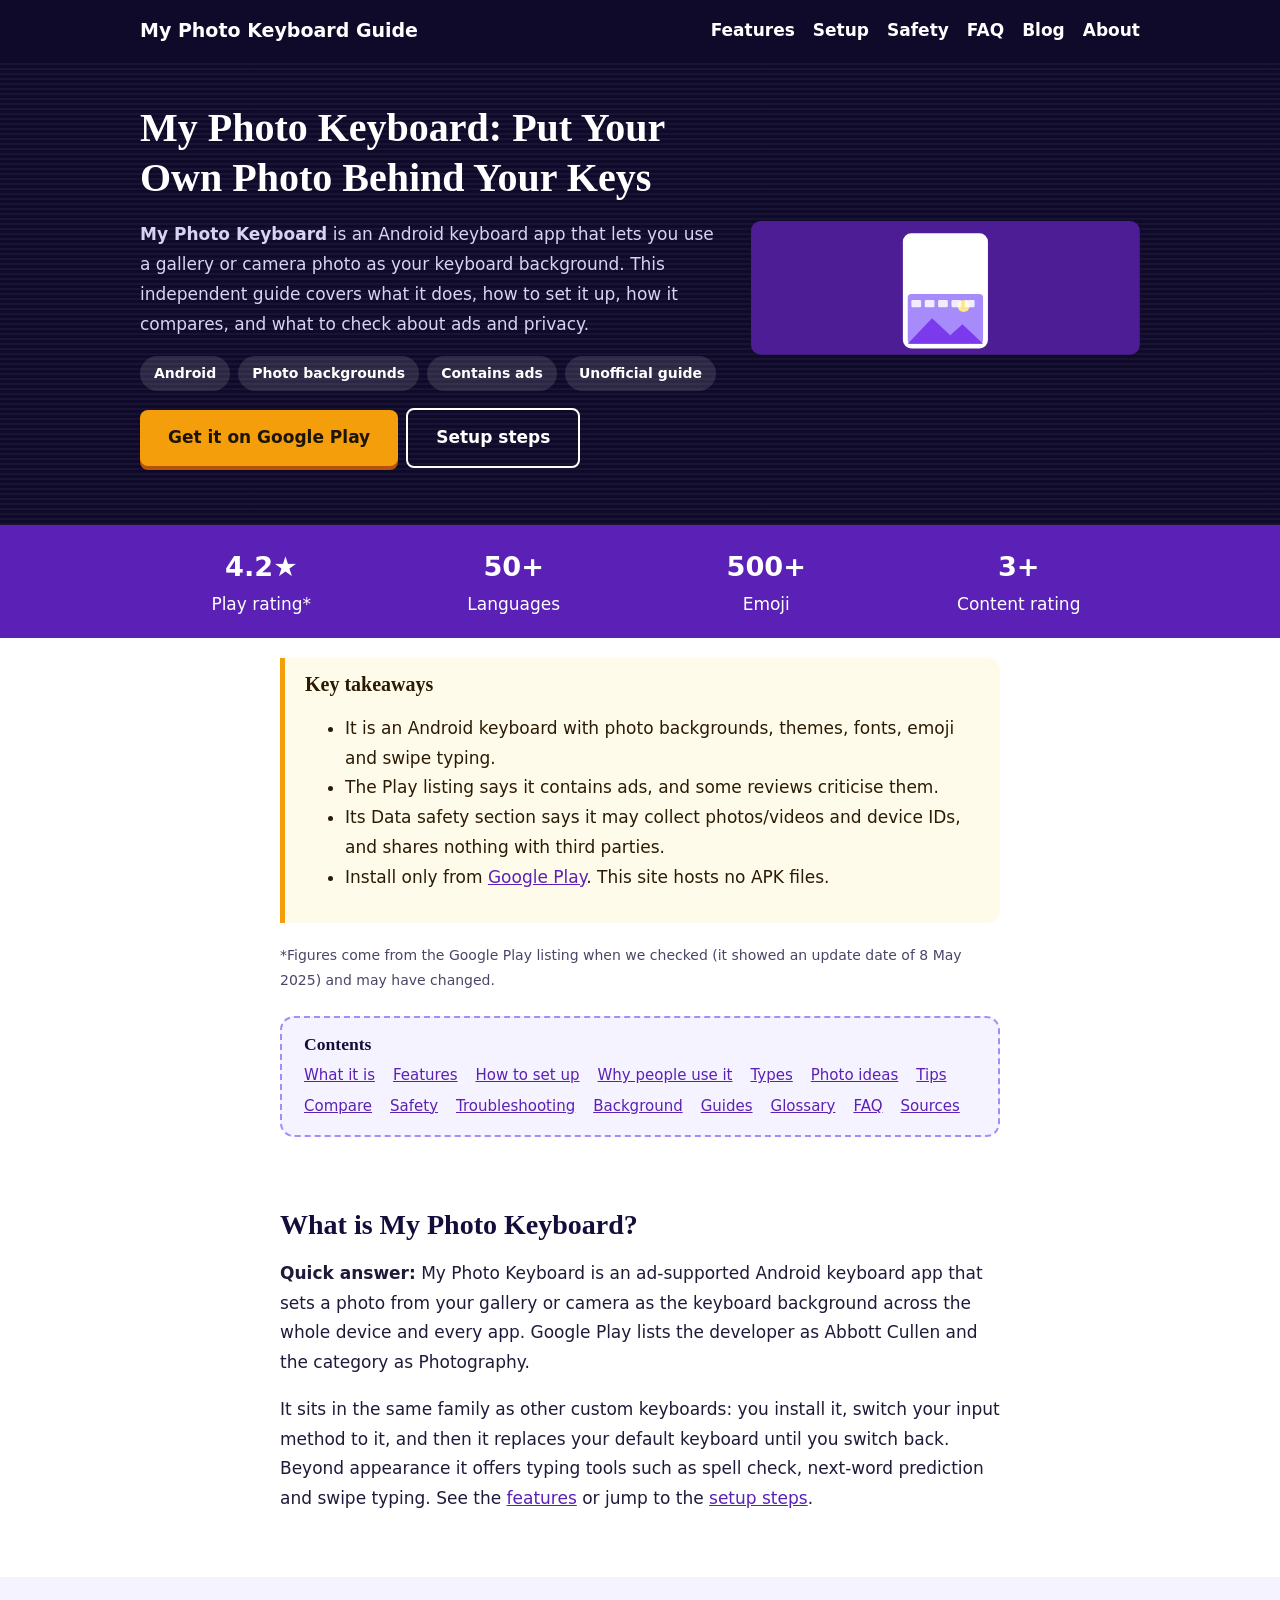
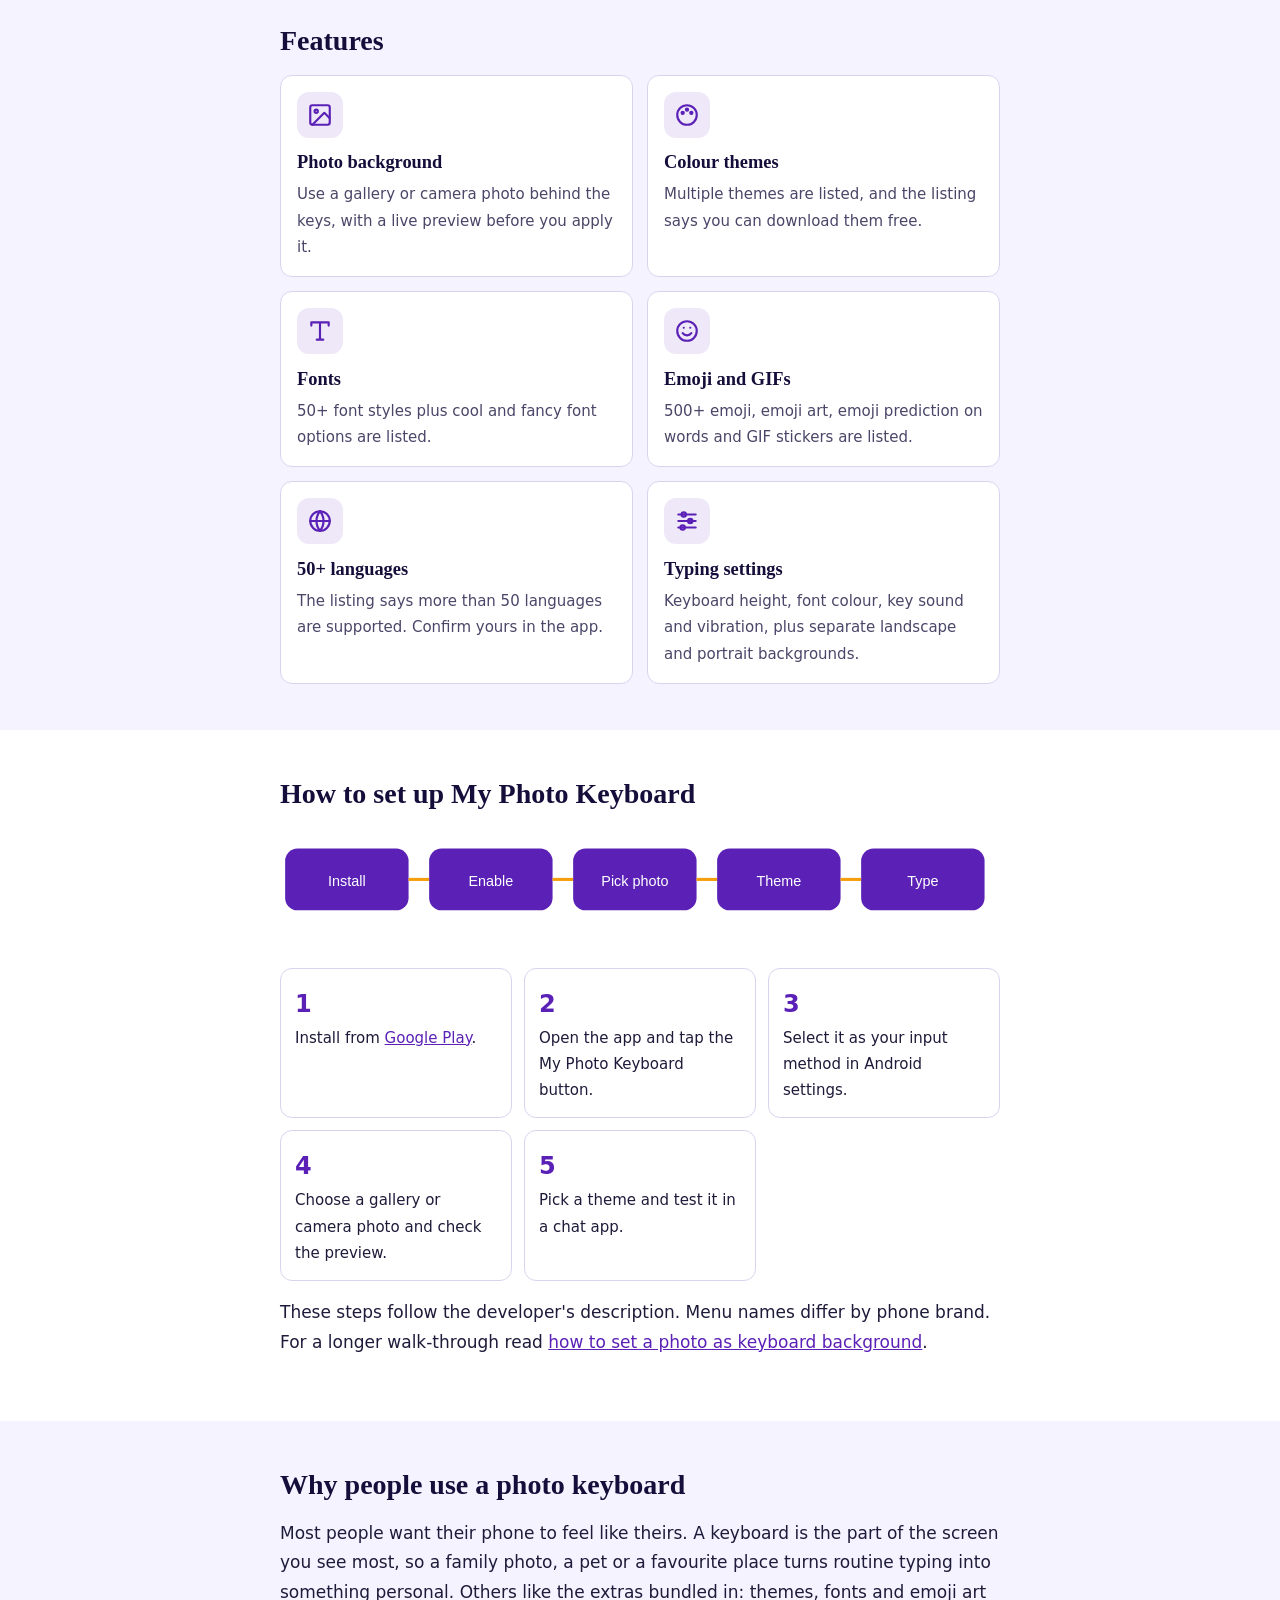
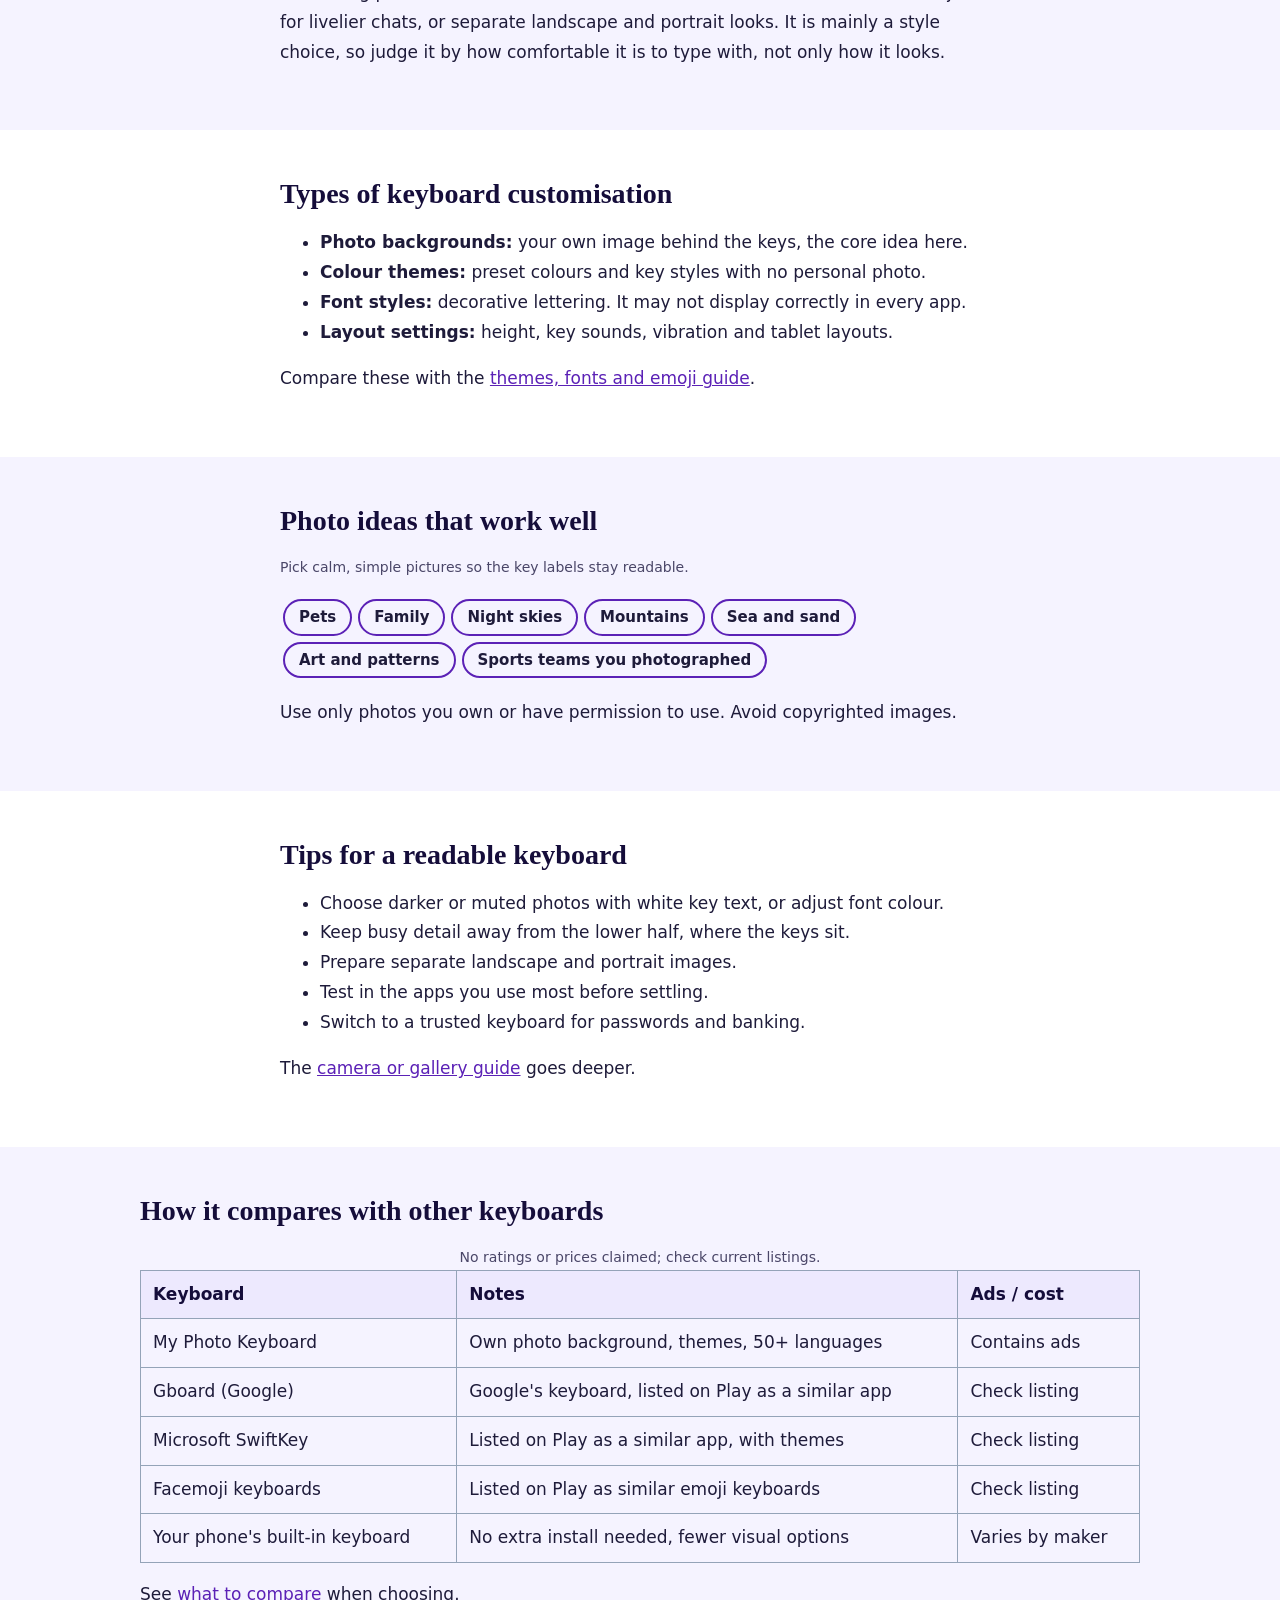
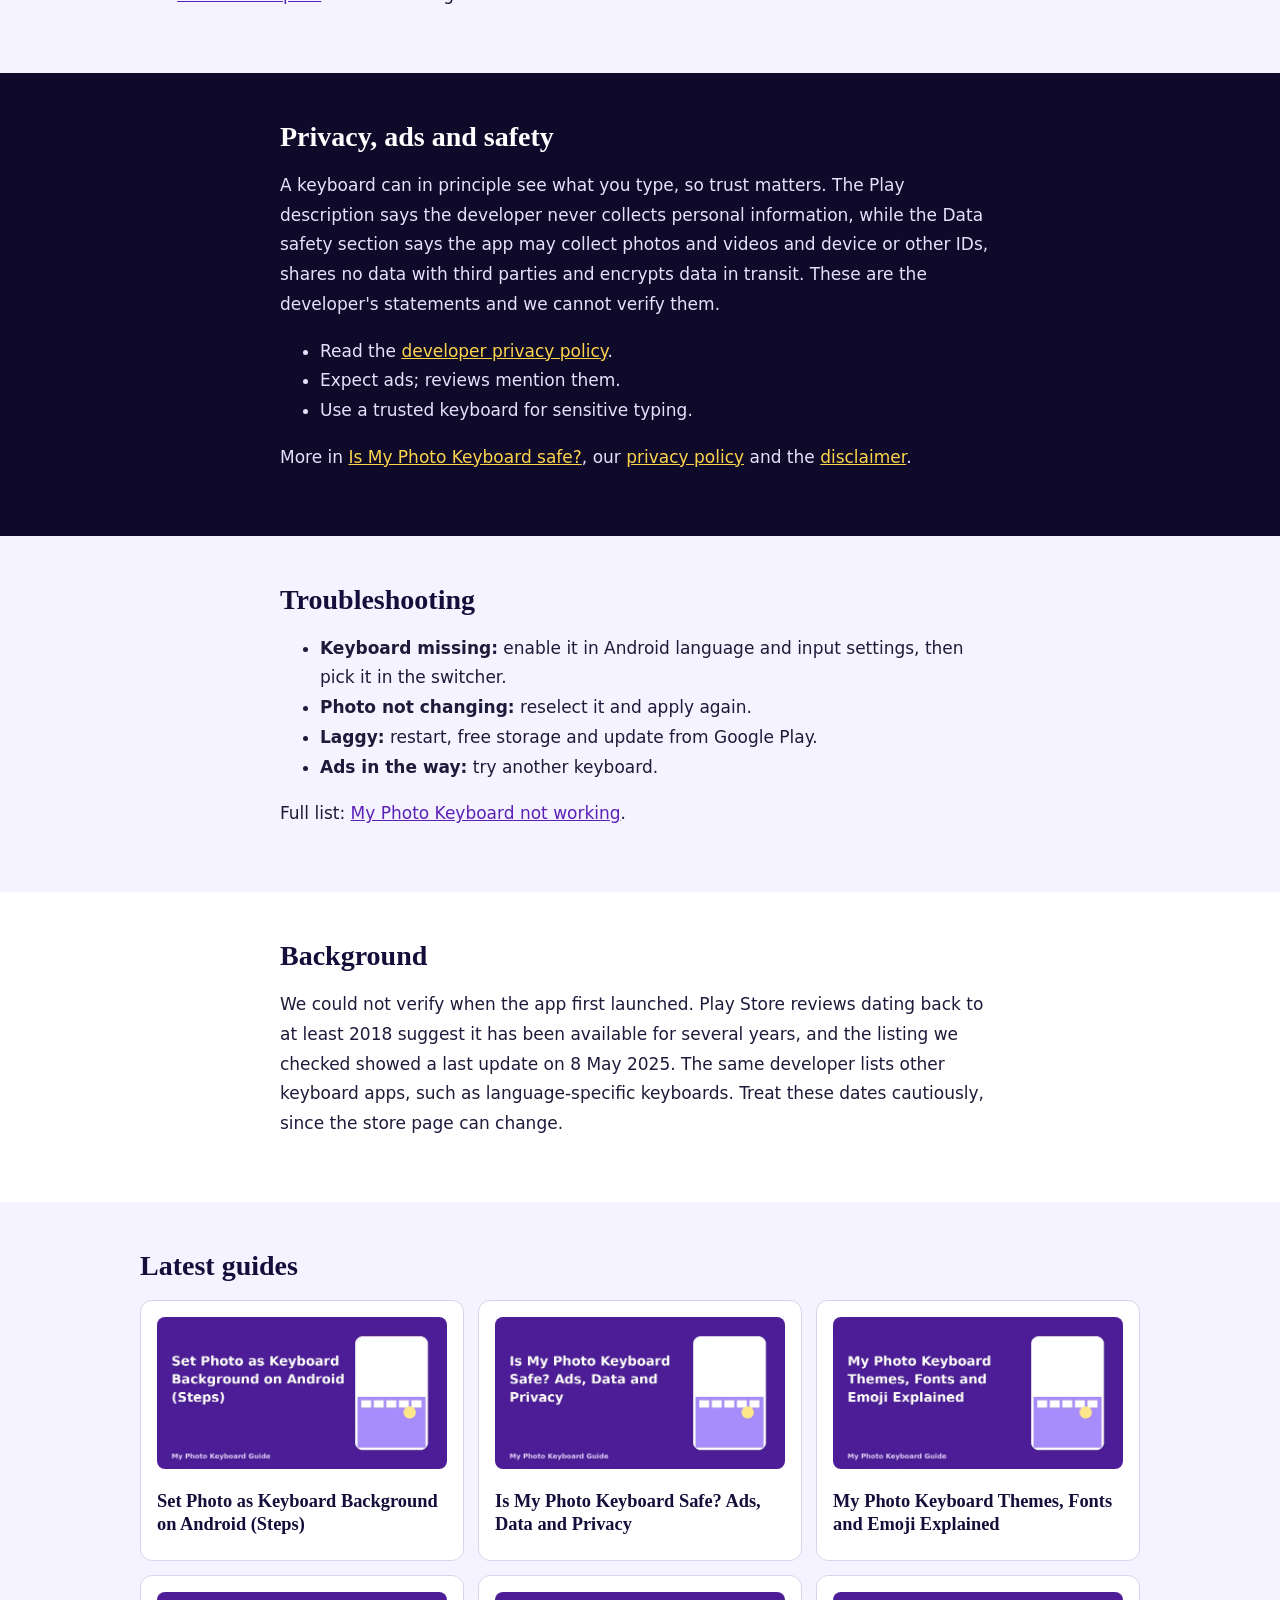
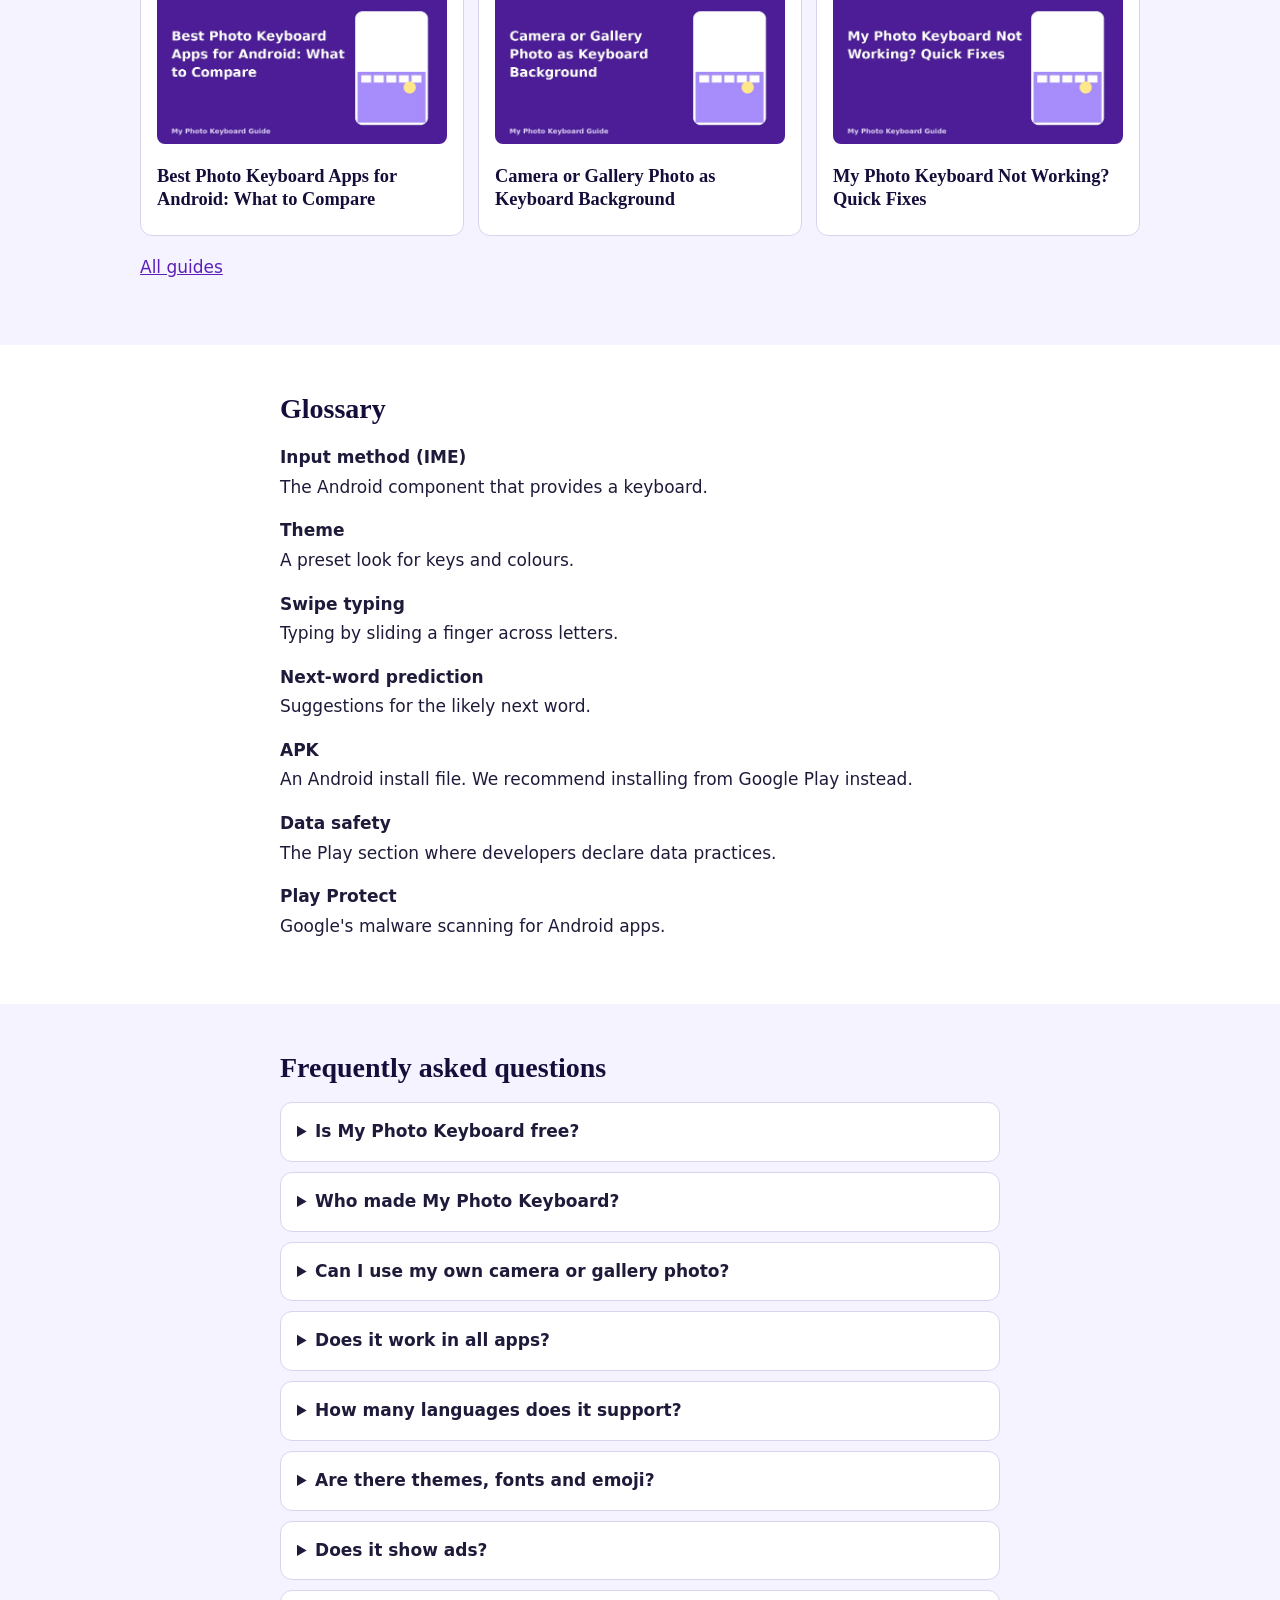
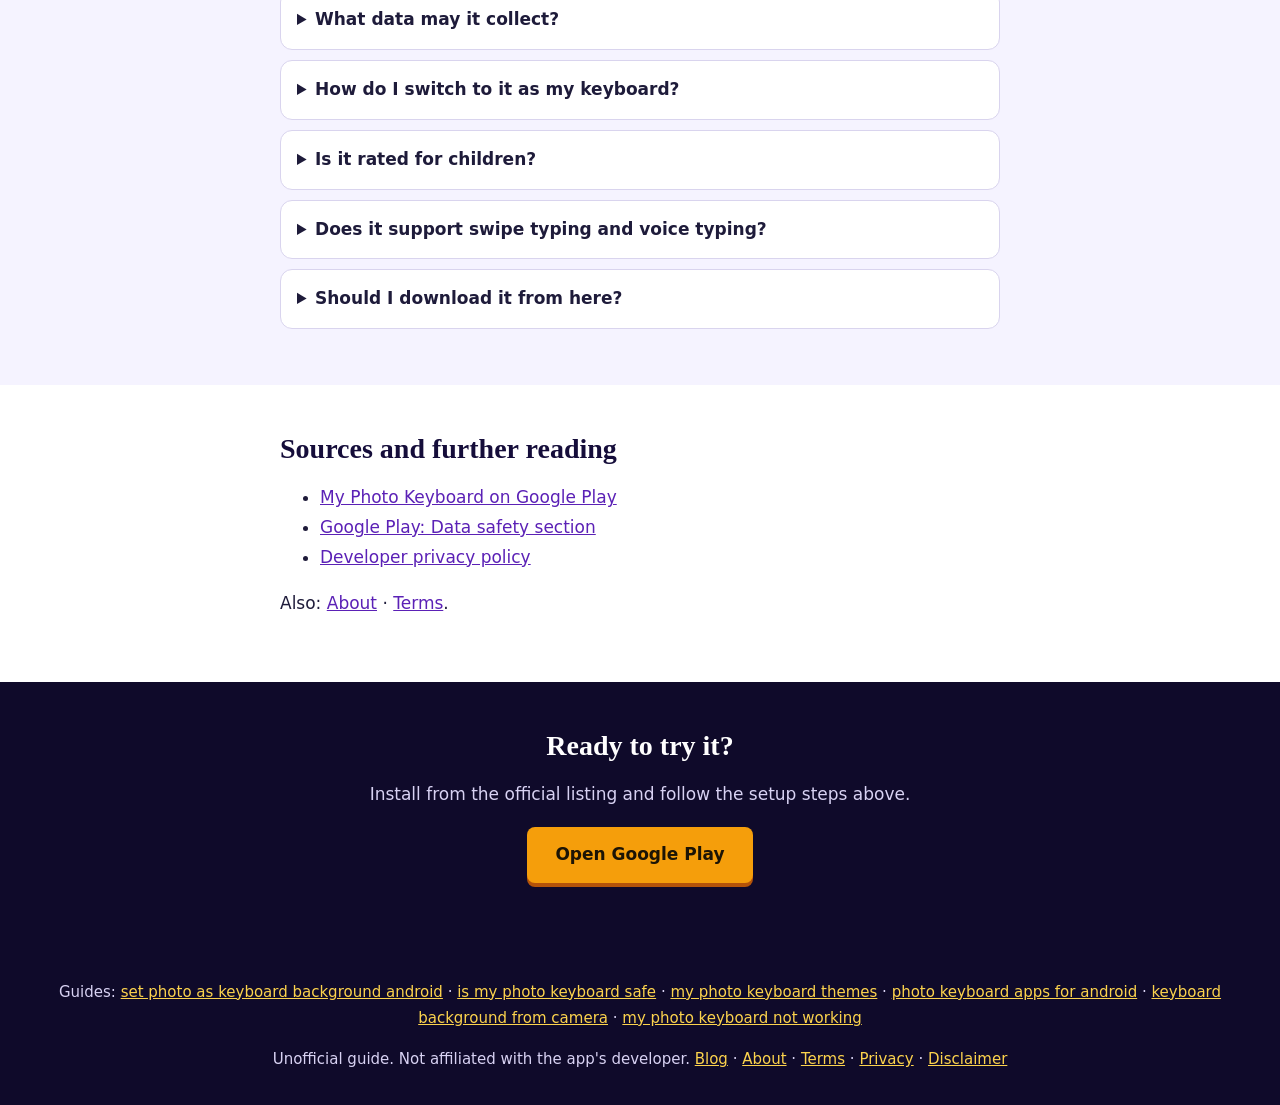
<file: index.html>
<!doctype html><html lang="en"><head><meta charset="utf-8"><meta name="viewport" content="width=device-width,initial-scale=1"><meta name="google-site-verification" content="GL3rMvsTMd2vn-FMZlQvFrH9NBMO1Mr9G1xA0vzC7vU" />
<title>My Photo Keyboard: Features, Setup & Safety Guide</title><meta name="description" content="My Photo Keyboard sets your own photo as an Android keyboard background. Learn features, setup steps, ads and privacy notes, plus FAQs, before you install."><meta name="robots" content="index,follow,max-snippet:-1,max-image-preview:large"><meta name="theme-color" content="#4c1d95"><link rel="canonical" href="https://myphotokeyboardapk.online/"><link rel="alternate" hreflang="en" href="https://myphotokeyboardapk.online/"><link rel="alternate" hreflang="x-default" href="https://myphotokeyboardapk.online/">
<meta property="og:type" content="website"><meta property="og:title" content="My Photo Keyboard: Features, Setup & Safety Guide"><meta property="og:description" content="My Photo Keyboard sets your own photo as an Android keyboard background. Learn features, setup steps, ads and privacy notes, plus FAQs, before you install."><meta property="og:url" content="https://myphotokeyboardapk.online/"><meta property="og:image" content="https://myphotokeyboardapk.online/og-image.png"><meta name="twitter:card" content="summary_large_image"><meta name="twitter:image" content="https://myphotokeyboardapk.online/og-image.png"><link rel="manifest" href="/manifest.webmanifest"><link rel="apple-touch-icon" href="/apple-touch-icon.png">
<link rel="icon" href="/favicon.svg" type="image/svg+xml"><link rel="stylesheet" href="/assets/style.css">
<script type="application/ld+json">{"@context": "https://schema.org", "@graph": [{"@type": "WebSite", "@id": "https://myphotokeyboardapk.online/#site", "url": "https://myphotokeyboardapk.online/", "name": "My Photo Keyboard Guide"}, {"@type": "Organization", "@id": "https://myphotokeyboardapk.online/#org", "name": "My Photo Keyboard Guide", "url": "https://myphotokeyboardapk.online/"}, {"@type": "WebPage", "@id": "https://myphotokeyboardapk.online/#page", "url": "https://myphotokeyboardapk.online/", "name": "My Photo Keyboard: Features, Setup & Safety Guide", "description": "My Photo Keyboard sets your own photo as an Android keyboard background. Learn features, setup steps, ads and privacy notes, plus FAQs, before you install.", "isPartOf": {"@id": "https://myphotokeyboardapk.online/#site"}}, {"@type": "BreadcrumbList", "itemListElement": [{"@type": "ListItem", "position": 1, "name": "Home", "item": "https://myphotokeyboardapk.online/"}]}, {"@type": "HowTo", "name": "How to set a photo as your keyboard background with My Photo Keyboard", "step": [{"@type": "HowToStep", "text": "Open the My Photo Keyboard app."}, {"@type": "HowToStep", "text": "Tap the My Photo Keyboard button."}, {"@type": "HowToStep", "text": "Set it as your input method in Android settings."}, {"@type": "HowToStep", "text": "Choose a photo from your gallery or camera and check the preview."}, {"@type": "HowToStep", "text": "Pick a theme and apply it."}]}, {"@type": "MobileApplication", "name": "My Photo Keyboard", "applicationCategory": "PhotographyApplication", "operatingSystem": "Android", "url": "https://play.google.com/store/apps/details?id=com.mykeyboard.myphotokeyboard&hl=en_IN"}, {"@type": "FAQPage", "mainEntity": [{"@type": "Question", "name": "Is My Photo Keyboard free?", "acceptedAnswer": {"@type": "Answer", "text": "The Play Store listing shows the app as installable, with ads (it is labelled \"Contains ads\"). Check the current listing for any in-app purchases or changes."}}, {"@type": "Question", "name": "Who made My Photo Keyboard?", "acceptedAnswer": {"@type": "Answer", "text": "The Play Store lists the developer as Abbott Cullen. This website is an independent guide and is not run by them."}}, {"@type": "Question", "name": "Can I use my own camera or gallery photo?", "acceptedAnswer": {"@type": "Answer", "text": "Yes. The listing says you can set a background from your gallery or take one with the camera, with a preview before you apply it."}}, {"@type": "Question", "name": "Does it work in all apps?", "acceptedAnswer": {"@type": "Answer", "text": "The listing says it applies to the whole device and all apps, once it is selected as your input method."}}, {"@type": "Question", "name": "How many languages does it support?", "acceptedAnswer": {"@type": "Answer", "text": "The listing says 50+ languages. Availability of specific layouts may differ, so check inside the app."}}, {"@type": "Question", "name": "Are there themes, fonts and emoji?", "acceptedAnswer": {"@type": "Answer", "text": "The listing mentions multiple themes, 50+ font styles, 500+ emoji, emoji art and GIF stickers."}}, {"@type": "Question", "name": "Does it show ads?", "acceptedAnswer": {"@type": "Answer", "text": "Yes, it is labelled as containing ads, and some user reviews complain about ad placement. Consider this before installing."}}, {"@type": "Question", "name": "What data may it collect?", "acceptedAnswer": {"@type": "Answer", "text": "The Data safety section says it may collect photos and videos and device or other IDs, and that no data is shared with third parties. Read the current section yourself, as developers can update it."}}, {"@type": "Question", "name": "How do I switch to it as my keyboard?", "acceptedAnswer": {"@type": "Answer", "text": "Open the app, tap the My Photo Keyboard button, then choose it as your input method in Android settings, as described in the listing."}}, {"@type": "Question", "name": "Is it rated for children?", "acceptedAnswer": {"@type": "Answer", "text": "The listing shows a 3+ content rating. That is a content rating, not a privacy assessment."}}, {"@type": "Question", "name": "Does it support swipe typing and voice typing?", "acceptedAnswer": {"@type": "Answer", "text": "The listing mentions swipe typing, speak to type, next-word prediction and auto spell check."}}, {"@type": "Question", "name": "Should I download it from here?", "acceptedAnswer": {"@type": "Answer", "text": "No. This site does not host any APK files. Install only from Google Play to get official updates and Play Protect scanning."}}]}]}</script></head><body><a class="skip" href="#main">Skip to content</a><header><nav aria-label="Main"><a href="/"><b>My Photo Keyboard Guide</b></a><a href="/#features">Features</a><a href="/#setup">Setup</a><a href="/#safety">Safety</a><a href="/#faq">FAQ</a><a href="/blog/">Blog</a><a href="/about/">About</a></nav></header><main id="main"><header class="hero" style="padding-top:0"><div class="w"><div class="hg" style="padding-top:30px"><div><h1>My Photo Keyboard: Put Your Own Photo Behind Your Keys</h1><p class="lead"><strong>My Photo Keyboard</strong> is an Android keyboard app that lets you use a gallery or camera photo as your keyboard background. This independent guide covers what it does, how to set it up, how it compares, and what to check about ads and privacy.</p><ul class="pills"><li>Android</li><li>Photo backgrounds</li><li>Contains ads</li><li>Unofficial guide</li></ul><p><a class="btn" href="https://play.google.com/store/apps/details?id=com.mykeyboard.myphotokeyboard&hl=en_IN" target="_blank" rel="noopener noreferrer">Get it on Google Play</a><a class="btn o" href="#how">Setup steps</a></p></div><svg viewBox="0 0 640 220" role="img" aria-labelledby="ht hd" class="art"><title id="ht">Phone with a photo keyboard</title><desc id="hd">Illustration of a phone whose keyboard shows a photo background behind the keys.</desc><rect width="640" height="220" rx="16" fill="#4c1d95"/><rect x="250" y="20" width="140" height="190" rx="14" fill="#fff"/><rect x="258" y="120" width="124" height="82" rx="6" fill="#a78bfa"/><circle cx="350" cy="140" r="10" fill="#fde68a"/><path d="M258 202l40-42 30 28 20-18 34 32z" fill="#7c3aed"/><g fill="#fff" opacity=".85"><rect x="264" y="130" width="16" height="12" rx="2"/><rect x="286" y="130" width="16" height="12" rx="2"/><rect x="308" y="130" width="16" height="12" rx="2"/><rect x="330" y="130" width="16" height="12" rx="2"/><rect x="352" y="130" width="16" height="12" rx="2"/></g></svg></div></div></header>
<div class="band"><div class="w"><ul><li><b>4.2★</b>Play rating*</li><li><b>50+</b>Languages</li><li><b>500+</b>Emoji</li><li><b>3+</b>Content rating</li></ul></div></div>
<div class="w n"><div class="key"><h2>Key takeaways</h2><ul><li>It is an Android keyboard with photo backgrounds, themes, fonts, emoji and swipe typing.</li><li>The Play listing says it contains ads, and some reviews criticise them.</li><li>Its Data safety section says it may collect photos/videos and device IDs, and shares nothing with third parties.</li><li>Install only from <a href="https://play.google.com/store/apps/details?id=com.mykeyboard.myphotokeyboard&hl=en_IN" target="_blank" rel="noopener noreferrer">Google Play</a>. This site hosts no APK files.</li></ul></div><p class="note">*Figures come from the Google Play listing when we checked (it showed an update date of 8 May 2025) and may have changed.</p>
<nav class="toc" aria-label="Table of contents"><h2>Contents</h2><ol><li><a href="#what">What it is</a></li><li><a href="#features">Features</a></li><li><a href="#how">How to set up</a></li><li><a href="#why">Why people use it</a></li><li><a href="#types">Types</a></li><li><a href="#ideas">Photo ideas</a></li><li><a href="#tips">Tips</a></li><li><a href="#compare">Compare</a></li><li><a href="#safety">Safety</a></li><li><a href="#fix">Troubleshooting</a></li><li><a href="#history">Background</a></li><li><a href="#guides">Guides</a></li><li><a href="#glossary">Glossary</a></li><li><a href="#faq">FAQ</a></li><li><a href="#sources">Sources</a></li></ol></nav></div>
<section class="s " id="what"><div class="w n"><h2>What is My Photo Keyboard?</h2><p><strong>Quick answer:</strong> My Photo Keyboard is an ad-supported Android keyboard app that sets a photo from your gallery or camera as the keyboard background across the whole device and every app. Google Play lists the developer as Abbott Cullen and the category as Photography.</p><p>It sits in the same family as other custom keyboards: you install it, switch your input method to it, and then it replaces your default keyboard until you switch back. Beyond appearance it offers typing tools such as spell check, next-word prediction and swipe typing. See the <a href="#features">features</a> or jump to the <a href="#how">setup steps</a>.</p></div></section><section class="s alt" id="features"><div class="w n"><h2>Features</h2><div class="grid"><div class="card"><svg class="ic" viewBox="0 0 24 24" aria-hidden="true"><rect x="3" y="3" width="18" height="18" rx="2"/><circle cx="8.5" cy="8.5" r="1.5"/><path d="M21 15l-5-5L5 21"/></svg><h3>Photo background</h3><p>Use a gallery or camera photo behind the keys, with a live preview before you apply it.</p></div><div class="card"><svg class="ic" viewBox="0 0 24 24" aria-hidden="true"><circle cx="12" cy="12" r="9"/><circle cx="8" cy="10" r="1"/><circle cx="12" cy="7" r="1"/><circle cx="16" cy="10" r="1"/></svg><h3>Colour themes</h3><p>Multiple themes are listed, and the listing says you can download them free.</p></div><div class="card"><svg class="ic" viewBox="0 0 24 24" aria-hidden="true"><path d="M4 7V4h16v3M9 20h6M12 4v16"/></svg><h3>Fonts</h3><p>50+ font styles plus cool and fancy font options are listed.</p></div><div class="card"><svg class="ic" viewBox="0 0 24 24" aria-hidden="true"><circle cx="12" cy="12" r="9"/><path d="M8 14s1.5 2 4 2 4-2 4-2M9 9h.01M15 9h.01"/></svg><h3>Emoji and GIFs</h3><p>500+ emoji, emoji art, emoji prediction on words and GIF stickers are listed.</p></div><div class="card"><svg class="ic" viewBox="0 0 24 24" aria-hidden="true"><circle cx="12" cy="12" r="9"/><path d="M3 12h18M12 3a14 14 0 010 18M12 3a14 14 0 000 18"/></svg><h3>50+ languages</h3><p>The listing says more than 50 languages are supported. Confirm yours in the app.</p></div><div class="card"><svg class="ic" viewBox="0 0 24 24" aria-hidden="true"><path d="M4 6h16M4 12h16M4 18h16"/><circle cx="9" cy="6" r="2"/><circle cx="15" cy="12" r="2"/><circle cx="8" cy="18" r="2"/></svg><h3>Typing settings</h3><p>Keyboard height, font colour, key sound and vibration, plus separate landscape and portrait backgrounds.</p></div></div></div></section><section class="s " id="how"><div class="w n"><h2>How to set up My Photo Keyboard</h2><svg viewBox="0 0 700 110" role="img" aria-labelledby="ft fd" style="width:100%"><title id="ft">Setup process</title><desc id="fd">Five steps: install, enable, pick a photo, choose a theme, start typing.</desc><g font-family="sans-serif" font-size="14" text-anchor="middle" fill="#fff"><rect x="5" y="20" width="120" height="60" rx="12" fill="#5b21b6"/><text x="65" y="56">Install</text><path d="M125 50h20" stroke="#f59e0b" stroke-width="3"/><rect x="145" y="20" width="120" height="60" rx="12" fill="#5b21b6"/><text x="205" y="56">Enable</text><path d="M265 50h20" stroke="#f59e0b" stroke-width="3"/><rect x="285" y="20" width="120" height="60" rx="12" fill="#5b21b6"/><text x="345" y="56">Pick photo</text><path d="M405 50h20" stroke="#f59e0b" stroke-width="3"/><rect x="425" y="20" width="120" height="60" rx="12" fill="#5b21b6"/><text x="485" y="56">Theme</text><path d="M545 50h20" stroke="#f59e0b" stroke-width="3"/><rect x="565" y="20" width="120" height="60" rx="12" fill="#5b21b6"/><text x="625" y="56">Type</text></g></svg><ol class="stp"><li>Install from <a href="https://play.google.com/store/apps/details?id=com.mykeyboard.myphotokeyboard&hl=en_IN" target="_blank" rel="noopener noreferrer">Google Play</a>.</li><li>Open the app and tap the My Photo Keyboard button.</li><li>Select it as your input method in Android settings.</li><li>Choose a gallery or camera photo and check the preview.</li><li>Pick a theme and test it in a chat app.</li></ol><p>These steps follow the developer's description. Menu names differ by phone brand. For a longer walk-through read <a href="/blog/set-photo-as-keyboard-background-android/">how to set a photo as keyboard background</a>.</p></div></section><section class="s alt" id="why"><div class="w n"><h2>Why people use a photo keyboard</h2><p>Most people want their phone to feel like theirs. A keyboard is the part of the screen you see most, so a family photo, a pet or a favourite place turns routine typing into something personal. Others like the extras bundled in: themes, fonts and emoji art for livelier chats, or separate landscape and portrait looks. It is mainly a style choice, so judge it by how comfortable it is to type with, not only how it looks.</p></div></section><section class="s " id="types"><div class="w n"><h2>Types of keyboard customisation</h2><ul><li><strong>Photo backgrounds:</strong> your own image behind the keys, the core idea here.</li><li><strong>Colour themes:</strong> preset colours and key styles with no personal photo.</li><li><strong>Font styles:</strong> decorative lettering. It may not display correctly in every app.</li><li><strong>Layout settings:</strong> height, key sounds, vibration and tablet layouts.</li></ul><p>Compare these with the <a href="/blog/my-photo-keyboard-themes-fonts-emoji/">themes, fonts and emoji guide</a>.</p></div></section><section class="s alt" id="ideas"><div class="w n"><h2>Photo ideas that work well</h2><p class="sm">Pick calm, simple pictures so the key labels stay readable.</p><p><span class="tag">Pets</span><span class="tag">Family</span><span class="tag">Night skies</span><span class="tag">Mountains</span><span class="tag">Sea and sand</span><span class="tag">Art and patterns</span><span class="tag">Sports teams you photographed</span></p><p>Use only photos you own or have permission to use. Avoid copyrighted images.</p></div></section><section class="s " id="tips"><div class="w n"><h2>Tips for a readable keyboard</h2><ul><li>Choose darker or muted photos with white key text, or adjust font colour.</li><li>Keep busy detail away from the lower half, where the keys sit.</li><li>Prepare separate landscape and portrait images.</li><li>Test in the apps you use most before settling.</li><li>Switch to a trusted keyboard for passwords and banking.</li></ul><p>The <a href="/blog/photo-keyboard-camera-gallery-background/">camera or gallery guide</a> goes deeper.</p></div></section><section class="s alt" id="compare"><div class="w"><h2>How it compares with other keyboards</h2><div class="scroll"><table><caption class="sm">No ratings or prices claimed; check current listings.</caption><thead><tr><th>Keyboard</th><th>Notes</th><th>Ads / cost</th></tr></thead><tbody><tr><td>My Photo Keyboard</td><td>Own photo background, themes, 50+ languages</td><td>Contains ads</td></tr><tr><td>Gboard (Google)</td><td>Google's keyboard, listed on Play as a similar app</td><td>Check listing</td></tr><tr><td>Microsoft SwiftKey</td><td>Listed on Play as a similar app, with themes</td><td>Check listing</td></tr><tr><td>Facemoji keyboards</td><td>Listed on Play as similar emoji keyboards</td><td>Check listing</td></tr><tr><td>Your phone's built-in keyboard</td><td>No extra install needed, fewer visual options</td><td>Varies by maker</td></tr></tbody></table></div><p>See <a href="/blog/best-photo-keyboard-apps-android/">what to compare</a> when choosing.</p></div></section><section class="s dark" id="safety"><div class="w n"><h2>Privacy, ads and safety</h2><p>A keyboard can in principle see what you type, so trust matters. The Play description says the developer never collects personal information, while the Data safety section says the app may collect photos and videos and device or other IDs, shares no data with third parties and encrypts data in transit. These are the developer's statements and we cannot verify them.</p><ul><li>Read the <a href="http://myphotokeyboard.in/privacy.html" target="_blank" rel="noopener noreferrer">developer privacy policy</a>.</li><li>Expect ads; reviews mention them.</li><li>Use a trusted keyboard for sensitive typing.</li></ul><p>More in <a href="/blog/my-photo-keyboard-safe-to-use/">Is My Photo Keyboard safe?</a>, our <a href="/privacy-policy/">privacy policy</a> and the <a href="/disclaimer/">disclaimer</a>.</p></div></section><section class="s alt" id="fix"><div class="w n"><h2>Troubleshooting</h2><ul><li><strong>Keyboard missing:</strong> enable it in Android language and input settings, then pick it in the switcher.</li><li><strong>Photo not changing:</strong> reselect it and apply again.</li><li><strong>Laggy:</strong> restart, free storage and update from Google Play.</li><li><strong>Ads in the way:</strong> try another keyboard.</li></ul><p>Full list: <a href="/blog/my-photo-keyboard-not-working-fix/">My Photo Keyboard not working</a>.</p></div></section><section class="s " id="history"><div class="w n"><h2>Background</h2><p>We could not verify when the app first launched. Play Store reviews dating back to at least 2018 suggest it has been available for several years, and the listing we checked showed a last update on 8 May 2025. The same developer lists other keyboard apps, such as language-specific keyboards. Treat these dates cautiously, since the store page can change.</p></div></section><section class="s alt" id="guides"><div class="w"><h2>Latest guides</h2><div class="grid"><a class="c" href="/blog/set-photo-as-keyboard-background-android/"><img src="/assets/img/set-photo-as-keyboard-background-android.webp" width="1200" height="630" alt="Cover for Set Photo as Keyboard Background on Android (Steps)" loading="lazy" decoding="async"><h3>Set Photo as Keyboard Background on Android (Steps)</h3></a><a class="c" href="/blog/my-photo-keyboard-safe-to-use/"><img src="/assets/img/my-photo-keyboard-safe-to-use.webp" width="1200" height="630" alt="Cover for Is My Photo Keyboard Safe? Ads, Data and Privacy" loading="lazy" decoding="async"><h3>Is My Photo Keyboard Safe? Ads, Data and Privacy</h3></a><a class="c" href="/blog/my-photo-keyboard-themes-fonts-emoji/"><img src="/assets/img/my-photo-keyboard-themes-fonts-emoji.webp" width="1200" height="630" alt="Cover for My Photo Keyboard Themes, Fonts and Emoji Explained" loading="lazy" decoding="async"><h3>My Photo Keyboard Themes, Fonts and Emoji Explained</h3></a><a class="c" href="/blog/best-photo-keyboard-apps-android/"><img src="/assets/img/best-photo-keyboard-apps-android.webp" width="1200" height="630" alt="Cover for Best Photo Keyboard Apps for Android: What to Compare" loading="lazy" decoding="async"><h3>Best Photo Keyboard Apps for Android: What to Compare</h3></a><a class="c" href="/blog/photo-keyboard-camera-gallery-background/"><img src="/assets/img/photo-keyboard-camera-gallery-background.webp" width="1200" height="630" alt="Cover for Camera or Gallery Photo as Keyboard Background" loading="lazy" decoding="async"><h3>Camera or Gallery Photo as Keyboard Background</h3></a><a class="c" href="/blog/my-photo-keyboard-not-working-fix/"><img src="/assets/img/my-photo-keyboard-not-working-fix.webp" width="1200" height="630" alt="Cover for My Photo Keyboard Not Working? Quick Fixes" loading="lazy" decoding="async"><h3>My Photo Keyboard Not Working? Quick Fixes</h3></a></div><p><a href="/blog/">All guides</a></p></div></section><section class="s " id="glossary"><div class="w n"><h2>Glossary</h2><dl><dt>Input method (IME)</dt><dd>The Android component that provides a keyboard.</dd><dt>Theme</dt><dd>A preset look for keys and colours.</dd><dt>Swipe typing</dt><dd>Typing by sliding a finger across letters.</dd><dt>Next-word prediction</dt><dd>Suggestions for the likely next word.</dd><dt>APK</dt><dd>An Android install file. We recommend installing from Google Play instead.</dd><dt>Data safety</dt><dd>The Play section where developers declare data practices.</dd><dt>Play Protect</dt><dd>Google's malware scanning for Android apps.</dd></dl></div></section><section class="s alt" id="faq"><div class="w n"><h2>Frequently asked questions</h2><details><summary>Is My Photo Keyboard free?</summary><p>The Play Store listing shows the app as installable, with ads (it is labelled "Contains ads"). Check the current listing for any in-app purchases or changes.</p></details><details><summary>Who made My Photo Keyboard?</summary><p>The Play Store lists the developer as Abbott Cullen. This website is an independent guide and is not run by them.</p></details><details><summary>Can I use my own camera or gallery photo?</summary><p>Yes. The listing says you can set a background from your gallery or take one with the camera, with a preview before you apply it.</p></details><details><summary>Does it work in all apps?</summary><p>The listing says it applies to the whole device and all apps, once it is selected as your input method.</p></details><details><summary>How many languages does it support?</summary><p>The listing says 50+ languages. Availability of specific layouts may differ, so check inside the app.</p></details><details><summary>Are there themes, fonts and emoji?</summary><p>The listing mentions multiple themes, 50+ font styles, 500+ emoji, emoji art and GIF stickers.</p></details><details><summary>Does it show ads?</summary><p>Yes, it is labelled as containing ads, and some user reviews complain about ad placement. Consider this before installing.</p></details><details><summary>What data may it collect?</summary><p>The Data safety section says it may collect photos and videos and device or other IDs, and that no data is shared with third parties. Read the current section yourself, as developers can update it.</p></details><details><summary>How do I switch to it as my keyboard?</summary><p>Open the app, tap the My Photo Keyboard button, then choose it as your input method in Android settings, as described in the listing.</p></details><details><summary>Is it rated for children?</summary><p>The listing shows a 3+ content rating. That is a content rating, not a privacy assessment.</p></details><details><summary>Does it support swipe typing and voice typing?</summary><p>The listing mentions swipe typing, speak to type, next-word prediction and auto spell check.</p></details><details><summary>Should I download it from here?</summary><p>No. This site does not host any APK files. Install only from Google Play to get official updates and Play Protect scanning.</p></details></div></section><section class="s " id="sources"><div class="w n"><h2>Sources and further reading</h2><ul><li><a href="https://play.google.com/store/apps/details?id=com.mykeyboard.myphotokeyboard&hl=en_IN" target="_blank" rel="noopener noreferrer">My Photo Keyboard on Google Play</a></li><li><a href="https://support.google.com/googleplay/answer/2812853" target="_blank" rel="noopener noreferrer">Google Play: Data safety section</a></li><li><a href="http://myphotokeyboard.in/privacy.html" target="_blank" rel="noopener noreferrer">Developer privacy policy</a></li></ul><p>Also: <a href="/about/">About</a> · <a href="/terms-of-use/">Terms</a>.</p></div></section><section class="s cta"><div class="w"><h2>Ready to try it?</h2><p>Install from the official listing and follow the setup steps above.</p><p><a class="btn" href="https://play.google.com/store/apps/details?id=com.mykeyboard.myphotokeyboard&hl=en_IN" target="_blank" rel="noopener noreferrer">Open Google Play</a></p></div></section></main><footer><p>Guides: <a href="/blog/set-photo-as-keyboard-background-android/">set photo as keyboard background android</a> · <a href="/blog/my-photo-keyboard-safe-to-use/">is my photo keyboard safe</a> · <a href="/blog/my-photo-keyboard-themes-fonts-emoji/">my photo keyboard themes</a> · <a href="/blog/best-photo-keyboard-apps-android/">photo keyboard apps for android</a> · <a href="/blog/photo-keyboard-camera-gallery-background/">keyboard background from camera</a> · <a href="/blog/my-photo-keyboard-not-working-fix/">my photo keyboard not working</a></p><p>Unofficial guide. Not affiliated with the app's developer. <a href="/blog/">Blog</a> · <a href="/about/">About</a> · <a href="/terms-of-use/">Terms</a> · <a href="/privacy-policy/">Privacy</a> · <a href="/disclaimer/">Disclaimer</a></p></footer><a class="sticky" href="https://play.google.com/store/apps/details?id=com.mykeyboard.myphotokeyboard&hl=en_IN" target="_blank" rel="noopener noreferrer">Get it on Google Play</a></body></html>
</file>
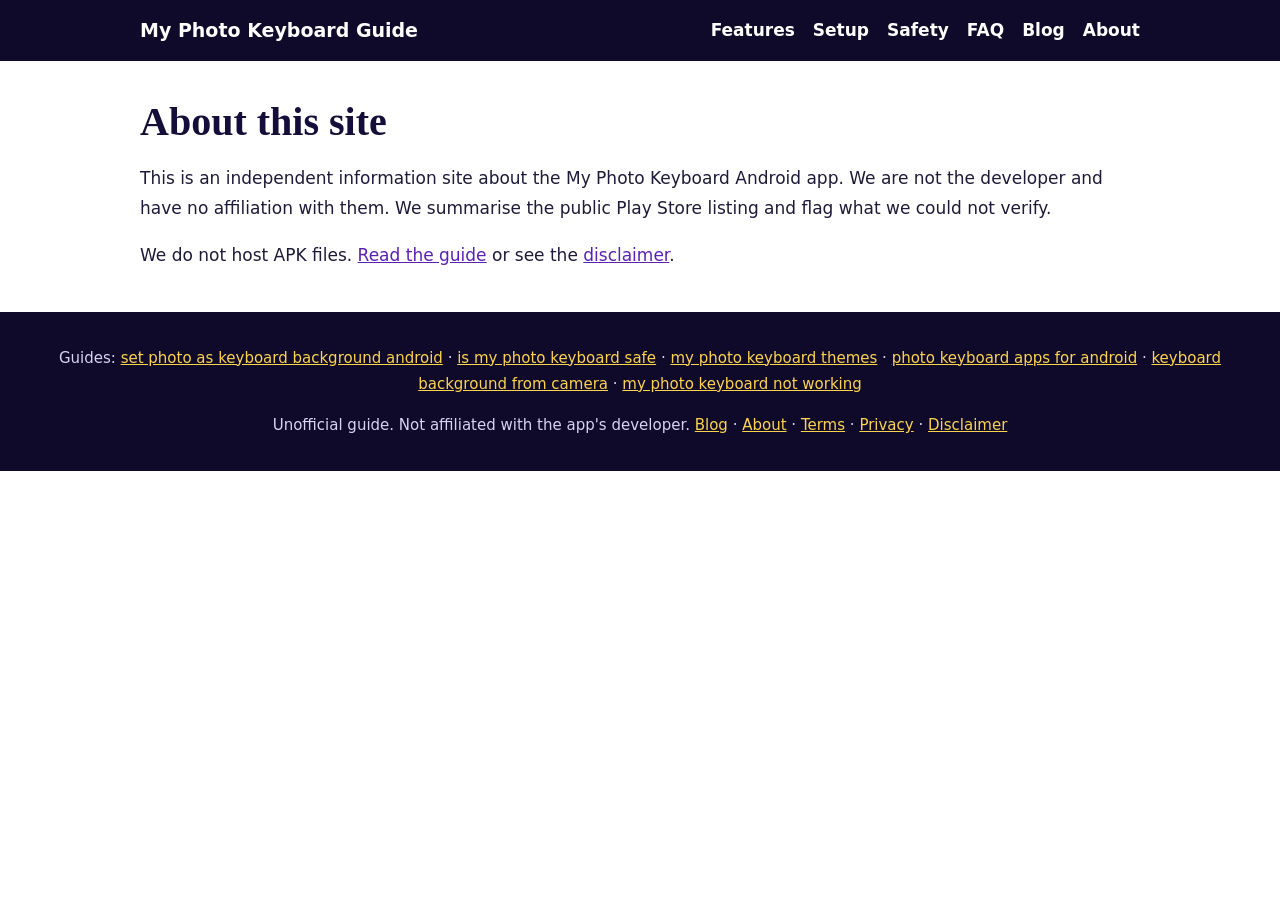
<file: about/index.html>
<!doctype html><html lang="en"><head><meta charset="utf-8"><meta name="viewport" content="width=device-width,initial-scale=1"><meta name="google-site-verification" content="GL3rMvsTMd2vn-FMZlQvFrH9NBMO1Mr9G1xA0vzC7vU" />
<title>About This My Photo Keyboard Guide Site</title><meta name="description" content="About this independent My Photo Keyboard guide: who we are, what we cover, how we check facts, and why we link to Google Play instead of hosting any app files."><meta name="robots" content="index,follow,max-snippet:-1,max-image-preview:large"><meta name="theme-color" content="#4c1d95"><link rel="canonical" href="https://myphotokeyboardapk.online/about/"><link rel="alternate" hreflang="en" href="https://myphotokeyboardapk.online/about/"><link rel="alternate" hreflang="x-default" href="https://myphotokeyboardapk.online/about/">
<meta property="og:type" content="website"><meta property="og:title" content="About This My Photo Keyboard Guide Site"><meta property="og:description" content="About this independent My Photo Keyboard guide: who we are, what we cover, how we check facts, and why we link to Google Play instead of hosting any app files."><meta property="og:url" content="https://myphotokeyboardapk.online/about/"><meta property="og:image" content="https://myphotokeyboardapk.online/og-image.png"><meta name="twitter:card" content="summary_large_image"><meta name="twitter:image" content="https://myphotokeyboardapk.online/og-image.png"><link rel="manifest" href="/manifest.webmanifest"><link rel="apple-touch-icon" href="/apple-touch-icon.png">
<link rel="icon" href="/favicon.svg" type="image/svg+xml"><link rel="stylesheet" href="/assets/style.css">
<script type="application/ld+json">{"@context": "https://schema.org", "@graph": [{"@type": "WebSite", "@id": "https://myphotokeyboardapk.online/#site", "url": "https://myphotokeyboardapk.online/", "name": "My Photo Keyboard Guide"}, {"@type": "Organization", "@id": "https://myphotokeyboardapk.online/#org", "name": "My Photo Keyboard Guide", "url": "https://myphotokeyboardapk.online/"}, {"@type": "WebPage", "@id": "https://myphotokeyboardapk.online/about/#page", "url": "https://myphotokeyboardapk.online/about/", "name": "About This My Photo Keyboard Guide Site", "description": "About this independent My Photo Keyboard guide: who we are, what we cover, how we check facts, and why we link to Google Play instead of hosting any app files.", "isPartOf": {"@id": "https://myphotokeyboardapk.online/#site"}}, {"@type": "BreadcrumbList", "itemListElement": [{"@type": "ListItem", "position": 1, "name": "Home", "item": "https://myphotokeyboardapk.online/"}, {"@type": "ListItem", "position": 2, "name": "About this site", "item": "https://myphotokeyboardapk.online/about/"}]}]}</script></head><body><a class="skip" href="#main">Skip to content</a><header><nav aria-label="Main"><a href="/"><b>My Photo Keyboard Guide</b></a><a href="/#features">Features</a><a href="/#setup">Setup</a><a href="/#safety">Safety</a><a href="/#faq">FAQ</a><a href="/blog/">Blog</a><a href="/about/">About</a></nav></header><main id="main"><section class='wrap'><h1>About this site</h1><p>This is an independent information site about the My Photo Keyboard Android app. We are not the developer and have no affiliation with them. We summarise the public Play Store listing and flag what we could not verify.</p><p>We do not host APK files. <a href='/'>Read the guide</a> or see the <a href='/disclaimer/'>disclaimer</a>.</p></section></main><footer><p>Guides: <a href="/blog/set-photo-as-keyboard-background-android/">set photo as keyboard background android</a> · <a href="/blog/my-photo-keyboard-safe-to-use/">is my photo keyboard safe</a> · <a href="/blog/my-photo-keyboard-themes-fonts-emoji/">my photo keyboard themes</a> · <a href="/blog/best-photo-keyboard-apps-android/">photo keyboard apps for android</a> · <a href="/blog/photo-keyboard-camera-gallery-background/">keyboard background from camera</a> · <a href="/blog/my-photo-keyboard-not-working-fix/">my photo keyboard not working</a></p><p>Unofficial guide. Not affiliated with the app's developer. <a href="/blog/">Blog</a> · <a href="/about/">About</a> · <a href="/terms-of-use/">Terms</a> · <a href="/privacy-policy/">Privacy</a> · <a href="/disclaimer/">Disclaimer</a></p></footer><a class="sticky" href="https://play.google.com/store/apps/details?id=com.mykeyboard.myphotokeyboard&hl=en_IN" target="_blank" rel="noopener noreferrer">Get it on Google Play</a></body></html>
</file>
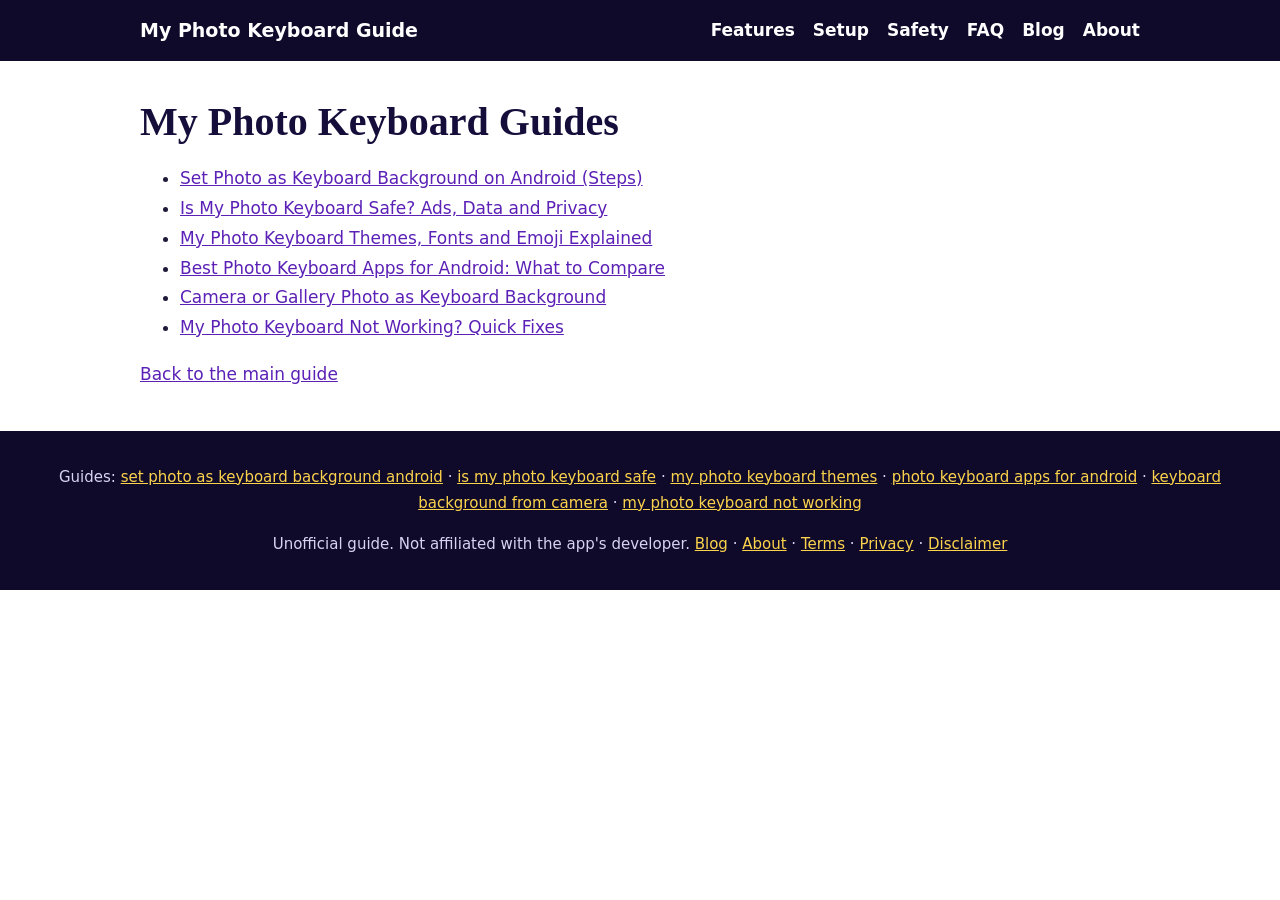
<file: blog/index.html>
<!doctype html><html lang="en"><head><meta charset="utf-8"><meta name="viewport" content="width=device-width,initial-scale=1"><meta name="google-site-verification" content="GL3rMvsTMd2vn-FMZlQvFrH9NBMO1Mr9G1xA0vzC7vU" />
<title>My Photo Keyboard Blog: Guides and How-Tos</title><meta name="description" content="Guides about My Photo Keyboard for Android: setup steps, safety and privacy notes, themes, fonts, alternatives and fixes. Unofficial and independent info."><meta name="robots" content="index,follow,max-snippet:-1,max-image-preview:large"><meta name="theme-color" content="#4c1d95"><link rel="canonical" href="https://myphotokeyboardapk.online/blog/"><link rel="alternate" hreflang="en" href="https://myphotokeyboardapk.online/blog/"><link rel="alternate" hreflang="x-default" href="https://myphotokeyboardapk.online/blog/">
<meta property="og:type" content="website"><meta property="og:title" content="My Photo Keyboard Blog: Guides and How-Tos"><meta property="og:description" content="Guides about My Photo Keyboard for Android: setup steps, safety and privacy notes, themes, fonts, alternatives and fixes. Unofficial and independent info."><meta property="og:url" content="https://myphotokeyboardapk.online/blog/"><meta property="og:image" content="https://myphotokeyboardapk.online/og-image.png"><meta name="twitter:card" content="summary_large_image"><meta name="twitter:image" content="https://myphotokeyboardapk.online/og-image.png"><link rel="manifest" href="/manifest.webmanifest"><link rel="apple-touch-icon" href="/apple-touch-icon.png">
<link rel="icon" href="/favicon.svg" type="image/svg+xml"><link rel="stylesheet" href="/assets/style.css">
<script type="application/ld+json">{"@context": "https://schema.org", "@graph": [{"@type": "WebSite", "@id": "https://myphotokeyboardapk.online/#site", "url": "https://myphotokeyboardapk.online/", "name": "My Photo Keyboard Guide"}, {"@type": "Organization", "@id": "https://myphotokeyboardapk.online/#org", "name": "My Photo Keyboard Guide", "url": "https://myphotokeyboardapk.online/"}, {"@type": "WebPage", "@id": "https://myphotokeyboardapk.online/blog/#page", "url": "https://myphotokeyboardapk.online/blog/", "name": "My Photo Keyboard Blog: Guides and How-Tos", "description": "Guides about My Photo Keyboard for Android: setup steps, safety and privacy notes, themes, fonts, alternatives and fixes. Unofficial and independent info.", "isPartOf": {"@id": "https://myphotokeyboardapk.online/#site"}}, {"@type": "BreadcrumbList", "itemListElement": [{"@type": "ListItem", "position": 1, "name": "Home", "item": "https://myphotokeyboardapk.online/"}, {"@type": "ListItem", "position": 2, "name": "Blog", "item": "https://myphotokeyboardapk.online/blog/"}]}, {"@type": "CollectionPage", "name": "My Photo Keyboard Guides"}, {"@type": "ItemList", "itemListElement": [{"@type": "ListItem", "position": 1, "url": "https://myphotokeyboardapk.online/blog/set-photo-as-keyboard-background-android/", "name": "Set Photo as Keyboard Background on Android (Steps)"}, {"@type": "ListItem", "position": 2, "url": "https://myphotokeyboardapk.online/blog/my-photo-keyboard-safe-to-use/", "name": "Is My Photo Keyboard Safe? Ads, Data and Privacy"}, {"@type": "ListItem", "position": 3, "url": "https://myphotokeyboardapk.online/blog/my-photo-keyboard-themes-fonts-emoji/", "name": "My Photo Keyboard Themes, Fonts and Emoji Explained"}, {"@type": "ListItem", "position": 4, "url": "https://myphotokeyboardapk.online/blog/best-photo-keyboard-apps-android/", "name": "Best Photo Keyboard Apps for Android: What to Compare"}, {"@type": "ListItem", "position": 5, "url": "https://myphotokeyboardapk.online/blog/photo-keyboard-camera-gallery-background/", "name": "Camera or Gallery Photo as Keyboard Background"}, {"@type": "ListItem", "position": 6, "url": "https://myphotokeyboardapk.online/blog/my-photo-keyboard-not-working-fix/", "name": "My Photo Keyboard Not Working? Quick Fixes"}]}]}</script></head><body><a class="skip" href="#main">Skip to content</a><header><nav aria-label="Main"><a href="/"><b>My Photo Keyboard Guide</b></a><a href="/#features">Features</a><a href="/#setup">Setup</a><a href="/#safety">Safety</a><a href="/#faq">FAQ</a><a href="/blog/">Blog</a><a href="/about/">About</a></nav></header><main id="main"><section class="wrap"><h1>My Photo Keyboard Guides</h1><ul><li><a href="/blog/set-photo-as-keyboard-background-android/">Set Photo as Keyboard Background on Android (Steps)</a></li><li><a href="/blog/my-photo-keyboard-safe-to-use/">Is My Photo Keyboard Safe? Ads, Data and Privacy</a></li><li><a href="/blog/my-photo-keyboard-themes-fonts-emoji/">My Photo Keyboard Themes, Fonts and Emoji Explained</a></li><li><a href="/blog/best-photo-keyboard-apps-android/">Best Photo Keyboard Apps for Android: What to Compare</a></li><li><a href="/blog/photo-keyboard-camera-gallery-background/">Camera or Gallery Photo as Keyboard Background</a></li><li><a href="/blog/my-photo-keyboard-not-working-fix/">My Photo Keyboard Not Working? Quick Fixes</a></li></ul><p><a href="/">Back to the main guide</a></p></section></main><footer><p>Guides: <a href="/blog/set-photo-as-keyboard-background-android/">set photo as keyboard background android</a> · <a href="/blog/my-photo-keyboard-safe-to-use/">is my photo keyboard safe</a> · <a href="/blog/my-photo-keyboard-themes-fonts-emoji/">my photo keyboard themes</a> · <a href="/blog/best-photo-keyboard-apps-android/">photo keyboard apps for android</a> · <a href="/blog/photo-keyboard-camera-gallery-background/">keyboard background from camera</a> · <a href="/blog/my-photo-keyboard-not-working-fix/">my photo keyboard not working</a></p><p>Unofficial guide. Not affiliated with the app's developer. <a href="/blog/">Blog</a> · <a href="/about/">About</a> · <a href="/terms-of-use/">Terms</a> · <a href="/privacy-policy/">Privacy</a> · <a href="/disclaimer/">Disclaimer</a></p></footer><a class="sticky" href="https://play.google.com/store/apps/details?id=com.mykeyboard.myphotokeyboard&hl=en_IN" target="_blank" rel="noopener noreferrer">Get it on Google Play</a></body></html>
</file>
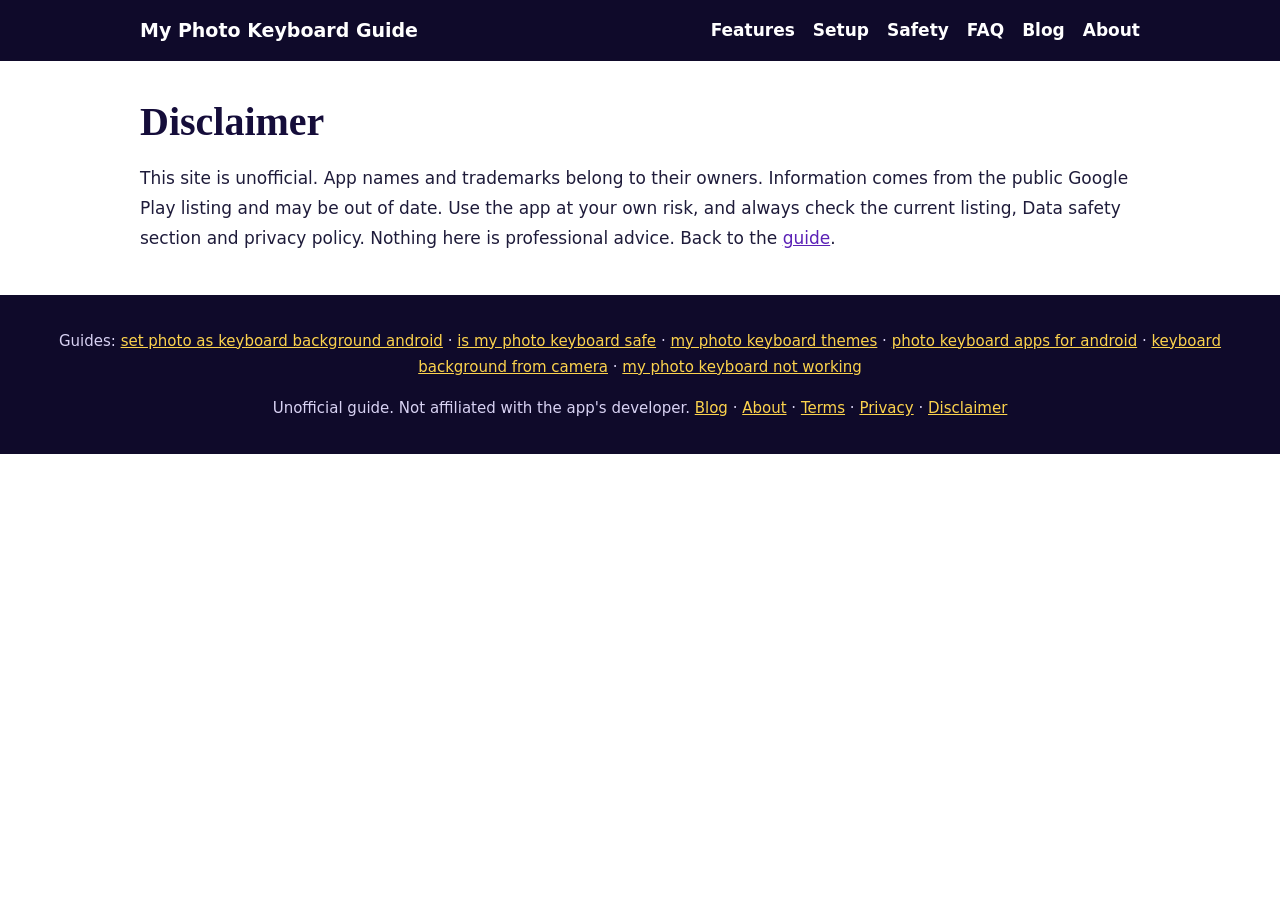
<file: disclaimer/index.html>
<!doctype html><html lang="en"><head><meta charset="utf-8"><meta name="viewport" content="width=device-width,initial-scale=1"><meta name="google-site-verification" content="GL3rMvsTMd2vn-FMZlQvFrH9NBMO1Mr9G1xA0vzC7vU" />
<title>Disclaimer | My Photo Keyboard Guide</title><meta name="description" content="Disclaimer for the My Photo Keyboard Guide: independent, unofficial information based on the public Play Store listing, with no warranties given or implied."><meta name="robots" content="index,follow,max-snippet:-1,max-image-preview:large"><meta name="theme-color" content="#4c1d95"><link rel="canonical" href="https://myphotokeyboardapk.online/disclaimer/"><link rel="alternate" hreflang="en" href="https://myphotokeyboardapk.online/disclaimer/"><link rel="alternate" hreflang="x-default" href="https://myphotokeyboardapk.online/disclaimer/">
<meta property="og:type" content="website"><meta property="og:title" content="Disclaimer | My Photo Keyboard Guide"><meta property="og:description" content="Disclaimer for the My Photo Keyboard Guide: independent, unofficial information based on the public Play Store listing, with no warranties given or implied."><meta property="og:url" content="https://myphotokeyboardapk.online/disclaimer/"><meta property="og:image" content="https://myphotokeyboardapk.online/og-image.png"><meta name="twitter:card" content="summary_large_image"><meta name="twitter:image" content="https://myphotokeyboardapk.online/og-image.png"><link rel="manifest" href="/manifest.webmanifest"><link rel="apple-touch-icon" href="/apple-touch-icon.png">
<link rel="icon" href="/favicon.svg" type="image/svg+xml"><link rel="stylesheet" href="/assets/style.css">
<script type="application/ld+json">{"@context": "https://schema.org", "@graph": [{"@type": "WebSite", "@id": "https://myphotokeyboardapk.online/#site", "url": "https://myphotokeyboardapk.online/", "name": "My Photo Keyboard Guide"}, {"@type": "Organization", "@id": "https://myphotokeyboardapk.online/#org", "name": "My Photo Keyboard Guide", "url": "https://myphotokeyboardapk.online/"}, {"@type": "WebPage", "@id": "https://myphotokeyboardapk.online/disclaimer/#page", "url": "https://myphotokeyboardapk.online/disclaimer/", "name": "Disclaimer | My Photo Keyboard Guide", "description": "Disclaimer for the My Photo Keyboard Guide: independent, unofficial information based on the public Play Store listing, with no warranties given or implied.", "isPartOf": {"@id": "https://myphotokeyboardapk.online/#site"}}, {"@type": "BreadcrumbList", "itemListElement": [{"@type": "ListItem", "position": 1, "name": "Home", "item": "https://myphotokeyboardapk.online/"}, {"@type": "ListItem", "position": 2, "name": "Disclaimer", "item": "https://myphotokeyboardapk.online/disclaimer/"}]}]}</script></head><body><a class="skip" href="#main">Skip to content</a><header><nav aria-label="Main"><a href="/"><b>My Photo Keyboard Guide</b></a><a href="/#features">Features</a><a href="/#setup">Setup</a><a href="/#safety">Safety</a><a href="/#faq">FAQ</a><a href="/blog/">Blog</a><a href="/about/">About</a></nav></header><main id="main"><section class='wrap'><h1>Disclaimer</h1><p>This site is unofficial. App names and trademarks belong to their owners. Information comes from the public Google Play listing and may be out of date. Use the app at your own risk, and always check the current listing, Data safety section and privacy policy. Nothing here is professional advice. Back to the <a href='/'>guide</a>.</p></section></main><footer><p>Guides: <a href="/blog/set-photo-as-keyboard-background-android/">set photo as keyboard background android</a> · <a href="/blog/my-photo-keyboard-safe-to-use/">is my photo keyboard safe</a> · <a href="/blog/my-photo-keyboard-themes-fonts-emoji/">my photo keyboard themes</a> · <a href="/blog/best-photo-keyboard-apps-android/">photo keyboard apps for android</a> · <a href="/blog/photo-keyboard-camera-gallery-background/">keyboard background from camera</a> · <a href="/blog/my-photo-keyboard-not-working-fix/">my photo keyboard not working</a></p><p>Unofficial guide. Not affiliated with the app's developer. <a href="/blog/">Blog</a> · <a href="/about/">About</a> · <a href="/terms-of-use/">Terms</a> · <a href="/privacy-policy/">Privacy</a> · <a href="/disclaimer/">Disclaimer</a></p></footer><a class="sticky" href="https://play.google.com/store/apps/details?id=com.mykeyboard.myphotokeyboard&hl=en_IN" target="_blank" rel="noopener noreferrer">Get it on Google Play</a></body></html>
</file>
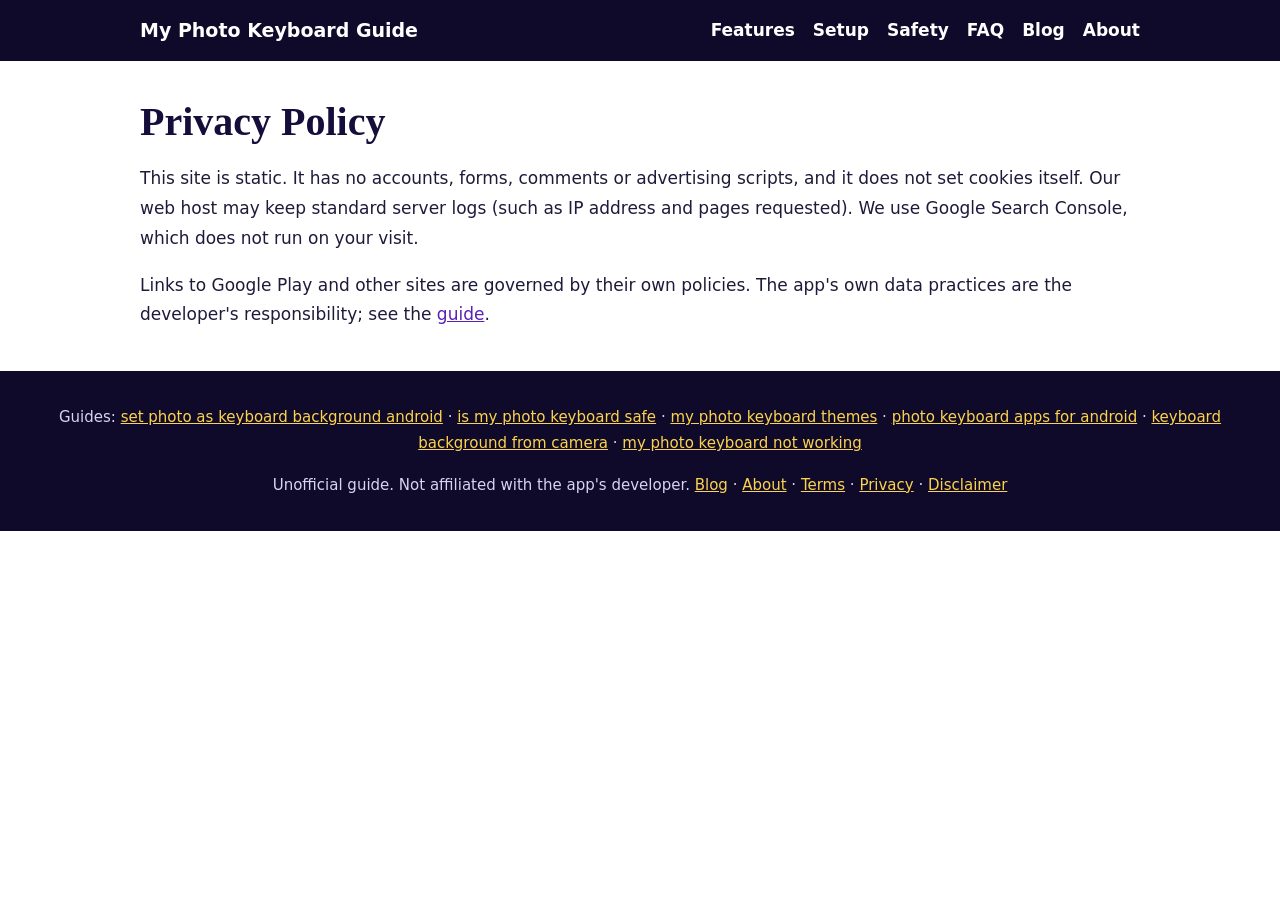
<file: privacy-policy/index.html>
<!doctype html><html lang="en"><head><meta charset="utf-8"><meta name="viewport" content="width=device-width,initial-scale=1"><meta name="google-site-verification" content="GL3rMvsTMd2vn-FMZlQvFrH9NBMO1Mr9G1xA0vzC7vU" />
<title>Privacy Policy | My Photo Keyboard Guide</title><meta name="description" content="Privacy policy for the My Photo Keyboard Guide website: this static site has no accounts or forms, and what to know about hosting logs and Google Search tools."><meta name="robots" content="index,follow,max-snippet:-1,max-image-preview:large"><meta name="theme-color" content="#4c1d95"><link rel="canonical" href="https://myphotokeyboardapk.online/privacy-policy/"><link rel="alternate" hreflang="en" href="https://myphotokeyboardapk.online/privacy-policy/"><link rel="alternate" hreflang="x-default" href="https://myphotokeyboardapk.online/privacy-policy/">
<meta property="og:type" content="website"><meta property="og:title" content="Privacy Policy | My Photo Keyboard Guide"><meta property="og:description" content="Privacy policy for the My Photo Keyboard Guide website: this static site has no accounts or forms, and what to know about hosting logs and Google Search tools."><meta property="og:url" content="https://myphotokeyboardapk.online/privacy-policy/"><meta property="og:image" content="https://myphotokeyboardapk.online/og-image.png"><meta name="twitter:card" content="summary_large_image"><meta name="twitter:image" content="https://myphotokeyboardapk.online/og-image.png"><link rel="manifest" href="/manifest.webmanifest"><link rel="apple-touch-icon" href="/apple-touch-icon.png">
<link rel="icon" href="/favicon.svg" type="image/svg+xml"><link rel="stylesheet" href="/assets/style.css">
<script type="application/ld+json">{"@context": "https://schema.org", "@graph": [{"@type": "WebSite", "@id": "https://myphotokeyboardapk.online/#site", "url": "https://myphotokeyboardapk.online/", "name": "My Photo Keyboard Guide"}, {"@type": "Organization", "@id": "https://myphotokeyboardapk.online/#org", "name": "My Photo Keyboard Guide", "url": "https://myphotokeyboardapk.online/"}, {"@type": "WebPage", "@id": "https://myphotokeyboardapk.online/privacy-policy/#page", "url": "https://myphotokeyboardapk.online/privacy-policy/", "name": "Privacy Policy | My Photo Keyboard Guide", "description": "Privacy policy for the My Photo Keyboard Guide website: this static site has no accounts or forms, and what to know about hosting logs and Google Search tools.", "isPartOf": {"@id": "https://myphotokeyboardapk.online/#site"}}, {"@type": "BreadcrumbList", "itemListElement": [{"@type": "ListItem", "position": 1, "name": "Home", "item": "https://myphotokeyboardapk.online/"}, {"@type": "ListItem", "position": 2, "name": "Privacy Policy", "item": "https://myphotokeyboardapk.online/privacy-policy/"}]}]}</script></head><body><a class="skip" href="#main">Skip to content</a><header><nav aria-label="Main"><a href="/"><b>My Photo Keyboard Guide</b></a><a href="/#features">Features</a><a href="/#setup">Setup</a><a href="/#safety">Safety</a><a href="/#faq">FAQ</a><a href="/blog/">Blog</a><a href="/about/">About</a></nav></header><main id="main"><section class='wrap'><h1>Privacy Policy</h1><p>This site is static. It has no accounts, forms, comments or advertising scripts, and it does not set cookies itself. Our web host may keep standard server logs (such as IP address and pages requested). We use Google Search Console, which does not run on your visit.</p><p>Links to Google Play and other sites are governed by their own policies. The app's own data practices are the developer's responsibility; see the <a href='/'>guide</a>.</p></section></main><footer><p>Guides: <a href="/blog/set-photo-as-keyboard-background-android/">set photo as keyboard background android</a> · <a href="/blog/my-photo-keyboard-safe-to-use/">is my photo keyboard safe</a> · <a href="/blog/my-photo-keyboard-themes-fonts-emoji/">my photo keyboard themes</a> · <a href="/blog/best-photo-keyboard-apps-android/">photo keyboard apps for android</a> · <a href="/blog/photo-keyboard-camera-gallery-background/">keyboard background from camera</a> · <a href="/blog/my-photo-keyboard-not-working-fix/">my photo keyboard not working</a></p><p>Unofficial guide. Not affiliated with the app's developer. <a href="/blog/">Blog</a> · <a href="/about/">About</a> · <a href="/terms-of-use/">Terms</a> · <a href="/privacy-policy/">Privacy</a> · <a href="/disclaimer/">Disclaimer</a></p></footer><a class="sticky" href="https://play.google.com/store/apps/details?id=com.mykeyboard.myphotokeyboard&hl=en_IN" target="_blank" rel="noopener noreferrer">Get it on Google Play</a></body></html>
</file>
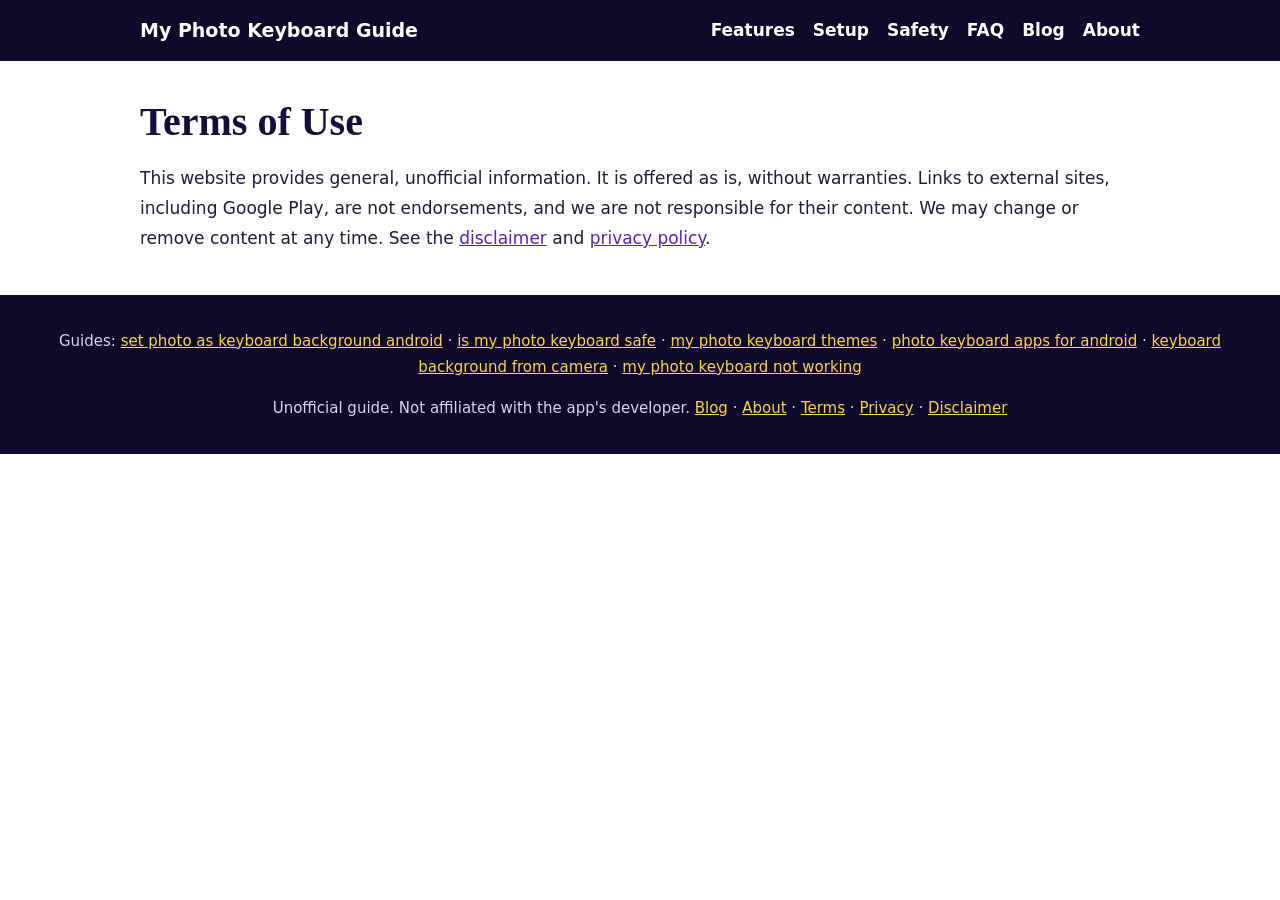
<file: terms-of-use/index.html>
<!doctype html><html lang="en"><head><meta charset="utf-8"><meta name="viewport" content="width=device-width,initial-scale=1"><meta name="google-site-verification" content="GL3rMvsTMd2vn-FMZlQvFrH9NBMO1Mr9G1xA0vzC7vU" />
<title>Terms of Use | My Photo Keyboard Guide</title><meta name="description" content="Terms of use for the My Photo Keyboard Guide website: informational content only, no warranty, and external links are not endorsements. Read before use."><meta name="robots" content="index,follow,max-snippet:-1,max-image-preview:large"><meta name="theme-color" content="#4c1d95"><link rel="canonical" href="https://myphotokeyboardapk.online/terms-of-use/"><link rel="alternate" hreflang="en" href="https://myphotokeyboardapk.online/terms-of-use/"><link rel="alternate" hreflang="x-default" href="https://myphotokeyboardapk.online/terms-of-use/">
<meta property="og:type" content="website"><meta property="og:title" content="Terms of Use | My Photo Keyboard Guide"><meta property="og:description" content="Terms of use for the My Photo Keyboard Guide website: informational content only, no warranty, and external links are not endorsements. Read before use."><meta property="og:url" content="https://myphotokeyboardapk.online/terms-of-use/"><meta property="og:image" content="https://myphotokeyboardapk.online/og-image.png"><meta name="twitter:card" content="summary_large_image"><meta name="twitter:image" content="https://myphotokeyboardapk.online/og-image.png"><link rel="manifest" href="/manifest.webmanifest"><link rel="apple-touch-icon" href="/apple-touch-icon.png">
<link rel="icon" href="/favicon.svg" type="image/svg+xml"><link rel="stylesheet" href="/assets/style.css">
<script type="application/ld+json">{"@context": "https://schema.org", "@graph": [{"@type": "WebSite", "@id": "https://myphotokeyboardapk.online/#site", "url": "https://myphotokeyboardapk.online/", "name": "My Photo Keyboard Guide"}, {"@type": "Organization", "@id": "https://myphotokeyboardapk.online/#org", "name": "My Photo Keyboard Guide", "url": "https://myphotokeyboardapk.online/"}, {"@type": "WebPage", "@id": "https://myphotokeyboardapk.online/terms-of-use/#page", "url": "https://myphotokeyboardapk.online/terms-of-use/", "name": "Terms of Use | My Photo Keyboard Guide", "description": "Terms of use for the My Photo Keyboard Guide website: informational content only, no warranty, and external links are not endorsements. Read before use.", "isPartOf": {"@id": "https://myphotokeyboardapk.online/#site"}}, {"@type": "BreadcrumbList", "itemListElement": [{"@type": "ListItem", "position": 1, "name": "Home", "item": "https://myphotokeyboardapk.online/"}, {"@type": "ListItem", "position": 2, "name": "Terms of Use", "item": "https://myphotokeyboardapk.online/terms-of-use/"}]}]}</script></head><body><a class="skip" href="#main">Skip to content</a><header><nav aria-label="Main"><a href="/"><b>My Photo Keyboard Guide</b></a><a href="/#features">Features</a><a href="/#setup">Setup</a><a href="/#safety">Safety</a><a href="/#faq">FAQ</a><a href="/blog/">Blog</a><a href="/about/">About</a></nav></header><main id="main"><section class='wrap'><h1>Terms of Use</h1><p>This website provides general, unofficial information. It is offered as is, without warranties. Links to external sites, including Google Play, are not endorsements, and we are not responsible for their content. We may change or remove content at any time. See the <a href='/disclaimer/'>disclaimer</a> and <a href='/privacy-policy/'>privacy policy</a>.</p></section></main><footer><p>Guides: <a href="/blog/set-photo-as-keyboard-background-android/">set photo as keyboard background android</a> · <a href="/blog/my-photo-keyboard-safe-to-use/">is my photo keyboard safe</a> · <a href="/blog/my-photo-keyboard-themes-fonts-emoji/">my photo keyboard themes</a> · <a href="/blog/best-photo-keyboard-apps-android/">photo keyboard apps for android</a> · <a href="/blog/photo-keyboard-camera-gallery-background/">keyboard background from camera</a> · <a href="/blog/my-photo-keyboard-not-working-fix/">my photo keyboard not working</a></p><p>Unofficial guide. Not affiliated with the app's developer. <a href="/blog/">Blog</a> · <a href="/about/">About</a> · <a href="/terms-of-use/">Terms</a> · <a href="/privacy-policy/">Privacy</a> · <a href="/disclaimer/">Disclaimer</a></p></footer><a class="sticky" href="https://play.google.com/store/apps/details?id=com.mykeyboard.myphotokeyboard&hl=en_IN" target="_blank" rel="noopener noreferrer">Get it on Google Play</a></body></html>
</file>
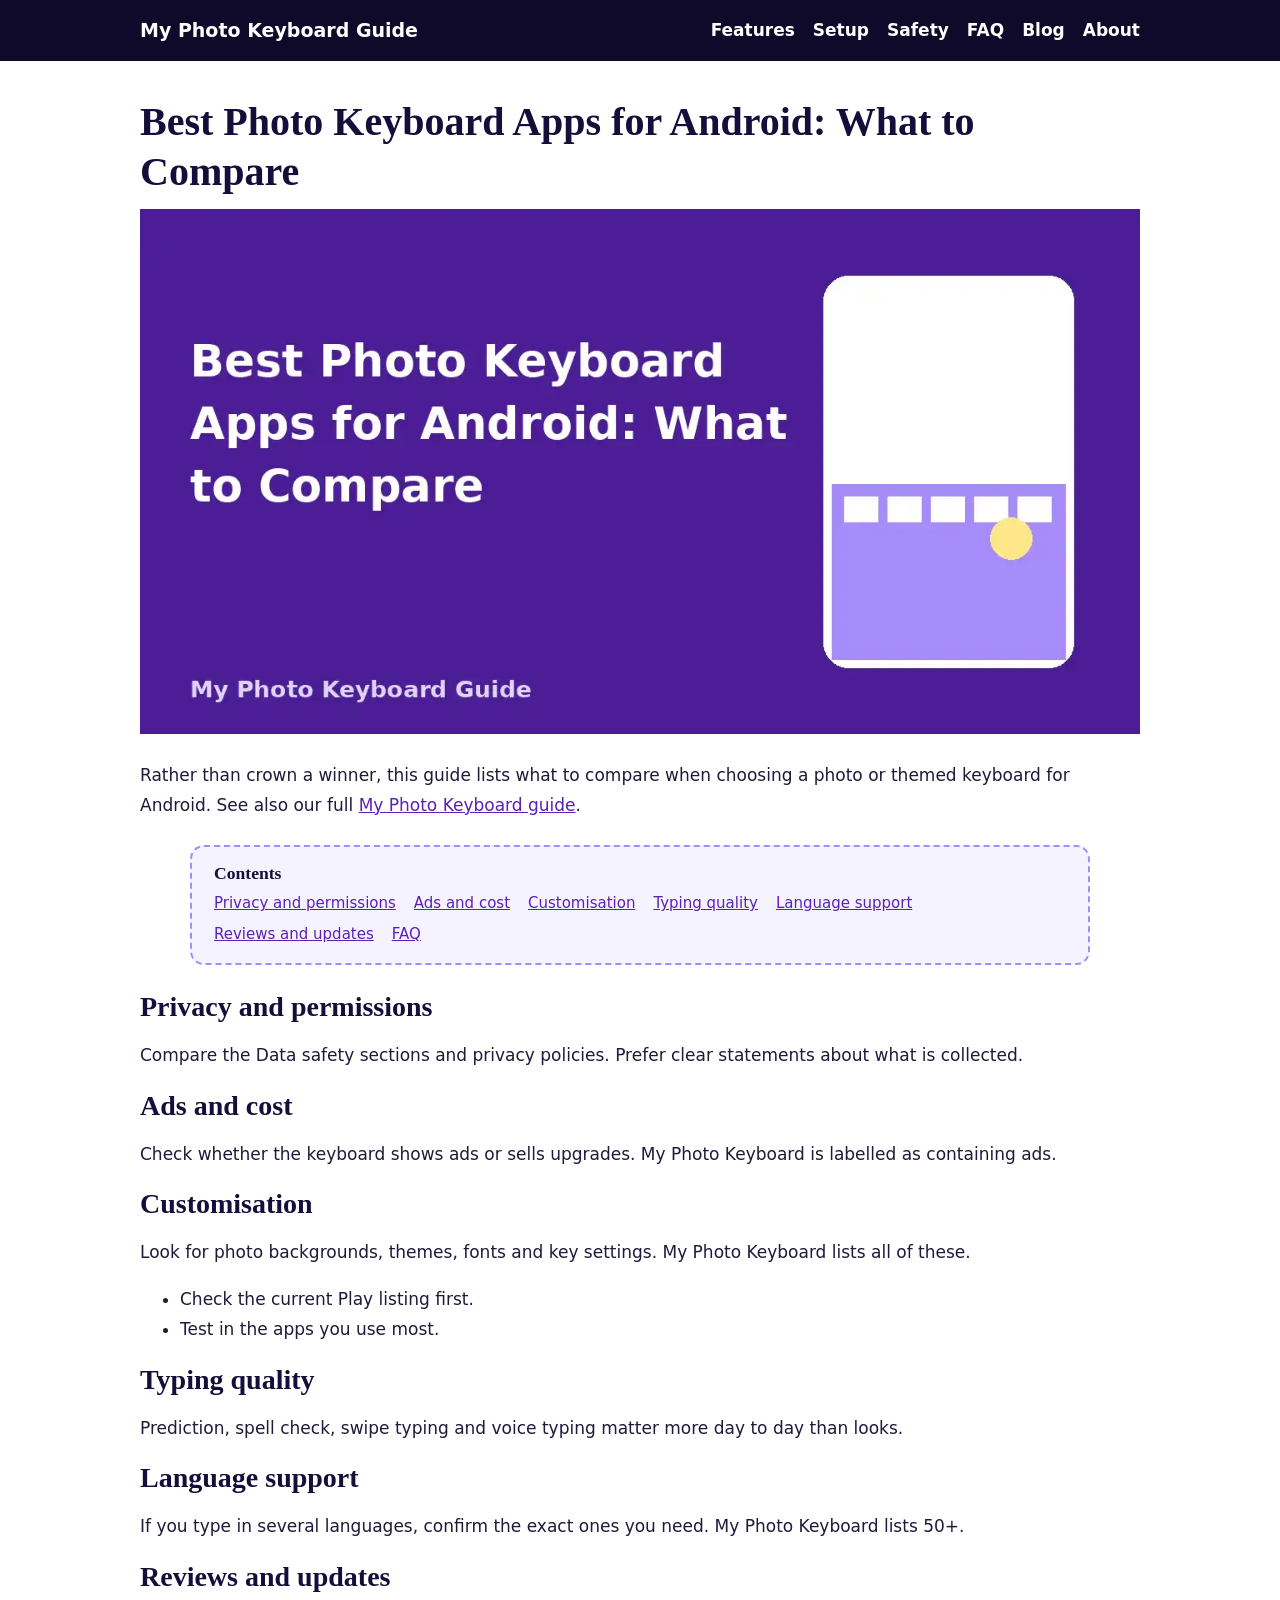
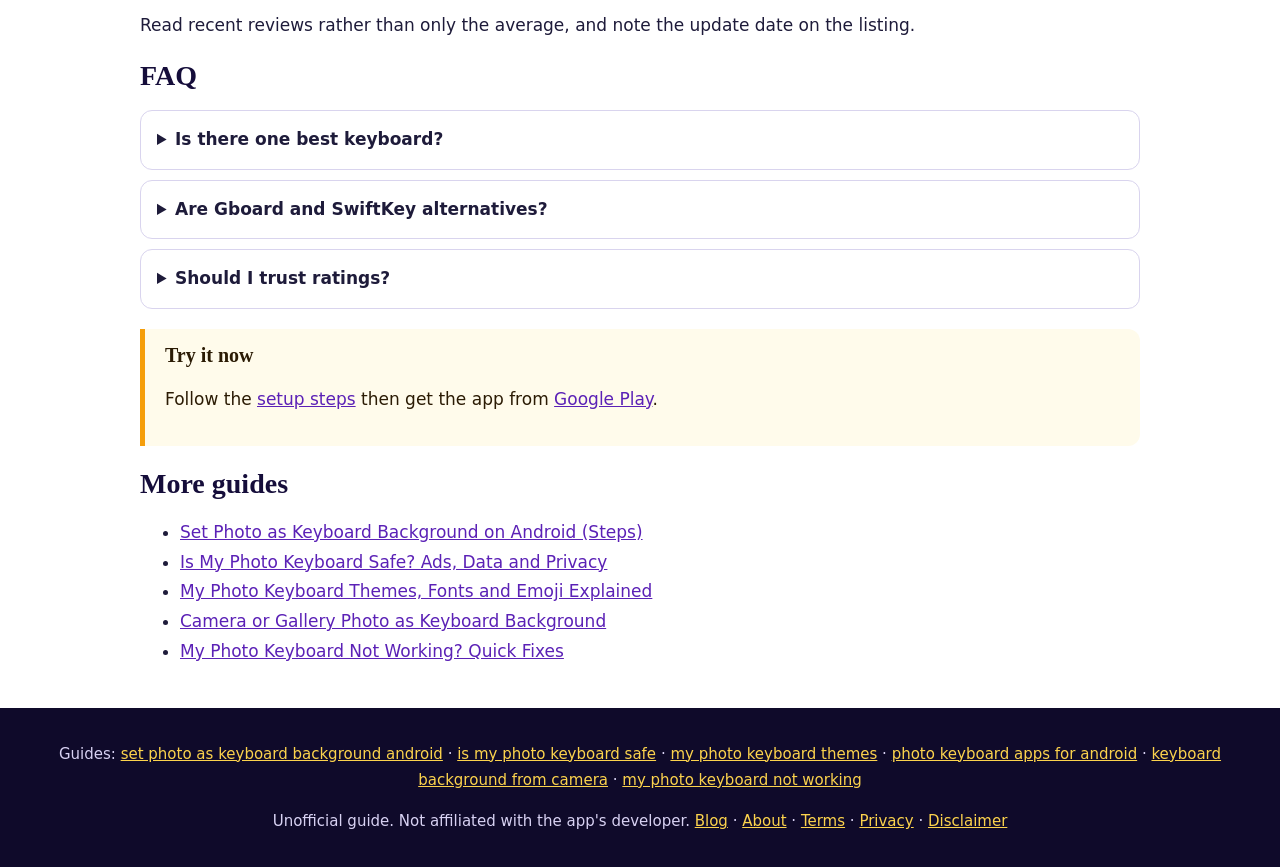
<file: blog/best-photo-keyboard-apps-android/index.html>
<!doctype html><html lang="en"><head><meta charset="utf-8"><meta name="viewport" content="width=device-width,initial-scale=1"><meta name="google-site-verification" content="GL3rMvsTMd2vn-FMZlQvFrH9NBMO1Mr9G1xA0vzC7vU" />
<title>Best Photo Keyboard Apps for Android: What to Compare</title><meta name="description" content="Rather than crown a winner, this guide lists what to compare when choosing a photo or themed keyboard for Android. Unofficial guide with clear steps, honest."><meta name="robots" content="index,follow,max-snippet:-1,max-image-preview:large"><meta name="theme-color" content="#4c1d95"><link rel="canonical" href="https://myphotokeyboardapk.online/blog/best-photo-keyboard-apps-android/"><link rel="alternate" hreflang="en" href="https://myphotokeyboardapk.online/blog/best-photo-keyboard-apps-android/"><link rel="alternate" hreflang="x-default" href="https://myphotokeyboardapk.online/blog/best-photo-keyboard-apps-android/">
<meta property="og:type" content="website"><meta property="og:title" content="Best Photo Keyboard Apps for Android: What to Compare"><meta property="og:description" content="Rather than crown a winner, this guide lists what to compare when choosing a photo or themed keyboard for Android. Unofficial guide with clear steps, honest."><meta property="og:url" content="https://myphotokeyboardapk.online/blog/best-photo-keyboard-apps-android/"><meta property="og:image" content="https://myphotokeyboardapk.online/og-image.png"><meta name="twitter:card" content="summary_large_image"><meta name="twitter:image" content="https://myphotokeyboardapk.online/og-image.png"><link rel="manifest" href="/manifest.webmanifest"><link rel="apple-touch-icon" href="/apple-touch-icon.png">
<link rel="icon" href="/favicon.svg" type="image/svg+xml"><link rel="stylesheet" href="/assets/style.css">
<script type="application/ld+json">{"@context": "https://schema.org", "@graph": [{"@type": "WebSite", "@id": "https://myphotokeyboardapk.online/#site", "url": "https://myphotokeyboardapk.online/", "name": "My Photo Keyboard Guide"}, {"@type": "Organization", "@id": "https://myphotokeyboardapk.online/#org", "name": "My Photo Keyboard Guide", "url": "https://myphotokeyboardapk.online/"}, {"@type": "WebPage", "@id": "https://myphotokeyboardapk.online/blog/best-photo-keyboard-apps-android/#page", "url": "https://myphotokeyboardapk.online/blog/best-photo-keyboard-apps-android/", "name": "Best Photo Keyboard Apps for Android: What to Compare", "description": "Rather than crown a winner, this guide lists what to compare when choosing a photo or themed keyboard for Android. Unofficial guide with clear steps, honest.", "isPartOf": {"@id": "https://myphotokeyboardapk.online/#site"}}, {"@type": "BreadcrumbList", "itemListElement": [{"@type": "ListItem", "position": 1, "name": "Home", "item": "https://myphotokeyboardapk.online/"}, {"@type": "ListItem", "position": 2, "name": "Best Photo Keyboard Apps for Android: What to Compare", "item": "https://myphotokeyboardapk.online/blog/best-photo-keyboard-apps-android/"}]}, {"@type": "Article", "headline": "Best Photo Keyboard Apps for Android: What to Compare", "mainEntityOfPage": "https://myphotokeyboardapk.online/blog/best-photo-keyboard-apps-android/", "image": "https://myphotokeyboardapk.online/assets/img/best-photo-keyboard-apps-android.webp", "author": {"@type": "Organization", "name": "My Photo Keyboard Guide"}, "publisher": {"@id": "https://myphotokeyboardapk.online/#org"}}, {"@type": "FAQPage", "mainEntity": [{"@type": "Question", "name": "Is there one best keyboard?", "acceptedAnswer": {"@type": "Answer", "text": "It depends on your priorities."}}, {"@type": "Question", "name": "Are Gboard and SwiftKey alternatives?", "acceptedAnswer": {"@type": "Answer", "text": "Play lists them as similar apps; check their current listings."}}, {"@type": "Question", "name": "Should I trust ratings?", "acceptedAnswer": {"@type": "Answer", "text": "Use them as one input alongside recent reviews."}}]}]}</script></head><body><a class="skip" href="#main">Skip to content</a><header><nav aria-label="Main"><a href="/"><b>My Photo Keyboard Guide</b></a><a href="/#features">Features</a><a href="/#setup">Setup</a><a href="/#safety">Safety</a><a href="/#faq">FAQ</a><a href="/blog/">Blog</a><a href="/about/">About</a></nav></header><main id="main"><article class="wrap"><h1>Best Photo Keyboard Apps for Android: What to Compare</h1><img src="/assets/img/best-photo-keyboard-apps-android.webp" width="1200" height="630" alt="Cover illustration: Best Photo Keyboard Apps for Android: What to Compare" decoding="async" style="max-width:100%;height:auto"><p class="lead">Rather than crown a winner, this guide lists what to compare when choosing a photo or themed keyboard for Android. See also our full <a href="/">My Photo Keyboard guide</a>.</p><nav class="toc" aria-label="Table of contents"><h2>Contents</h2><ol><li><a href="#s0">Privacy and permissions</a></li><li><a href="#s1">Ads and cost</a></li><li><a href="#s2">Customisation</a></li><li><a href="#s3">Typing quality</a></li><li><a href="#s4">Language support</a></li><li><a href="#s5">Reviews and updates</a></li><li><a href="#faq">FAQ</a></li></ol></nav><h2 id="s0">Privacy and permissions</h2><p>Compare the Data safety sections and privacy policies. Prefer clear statements about what is collected.</p><h2 id="s1">Ads and cost</h2><p>Check whether the keyboard shows ads or sells upgrades. My Photo Keyboard is labelled as containing ads.</p><h2 id="s2">Customisation</h2><p>Look for photo backgrounds, themes, fonts and key settings. My Photo Keyboard lists all of these.</p><ul><li>Check the current Play listing first.</li><li>Test in the apps you use most.</li></ul><h2 id="s3">Typing quality</h2><p>Prediction, spell check, swipe typing and voice typing matter more day to day than looks.</p><h2 id="s4">Language support</h2><p>If you type in several languages, confirm the exact ones you need. My Photo Keyboard lists 50+.</p><h2 id="s5">Reviews and updates</h2><p>Read recent reviews rather than only the average, and note the update date on the listing.</p><h2 id="faq">FAQ</h2><details><summary>Is there one best keyboard?</summary><p>It depends on your priorities.</p></details><details><summary>Are Gboard and SwiftKey alternatives?</summary><p>Play lists them as similar apps; check their current listings.</p></details><details><summary>Should I trust ratings?</summary><p>Use them as one input alongside recent reviews.</p></details><div class="box"><h2>Try it now</h2><p>Follow the <a href="/#setup">setup steps</a> then get the app from <a href="https://play.google.com/store/apps/details?id=com.mykeyboard.myphotokeyboard&hl=en_IN" target="_blank" rel="noopener noreferrer">Google Play</a>.</p></div><h2>More guides</h2><ul><li><a href="/blog/set-photo-as-keyboard-background-android/">Set Photo as Keyboard Background on Android (Steps)</a></li><li><a href="/blog/my-photo-keyboard-safe-to-use/">Is My Photo Keyboard Safe? Ads, Data and Privacy</a></li><li><a href="/blog/my-photo-keyboard-themes-fonts-emoji/">My Photo Keyboard Themes, Fonts and Emoji Explained</a></li><li><a href="/blog/photo-keyboard-camera-gallery-background/">Camera or Gallery Photo as Keyboard Background</a></li><li><a href="/blog/my-photo-keyboard-not-working-fix/">My Photo Keyboard Not Working? Quick Fixes</a></li></ul></article></main><footer><p>Guides: <a href="/blog/set-photo-as-keyboard-background-android/">set photo as keyboard background android</a> · <a href="/blog/my-photo-keyboard-safe-to-use/">is my photo keyboard safe</a> · <a href="/blog/my-photo-keyboard-themes-fonts-emoji/">my photo keyboard themes</a> · <a href="/blog/best-photo-keyboard-apps-android/">photo keyboard apps for android</a> · <a href="/blog/photo-keyboard-camera-gallery-background/">keyboard background from camera</a> · <a href="/blog/my-photo-keyboard-not-working-fix/">my photo keyboard not working</a></p><p>Unofficial guide. Not affiliated with the app's developer. <a href="/blog/">Blog</a> · <a href="/about/">About</a> · <a href="/terms-of-use/">Terms</a> · <a href="/privacy-policy/">Privacy</a> · <a href="/disclaimer/">Disclaimer</a></p></footer><a class="sticky" href="https://play.google.com/store/apps/details?id=com.mykeyboard.myphotokeyboard&hl=en_IN" target="_blank" rel="noopener noreferrer">Get it on Google Play</a></body></html>
</file>
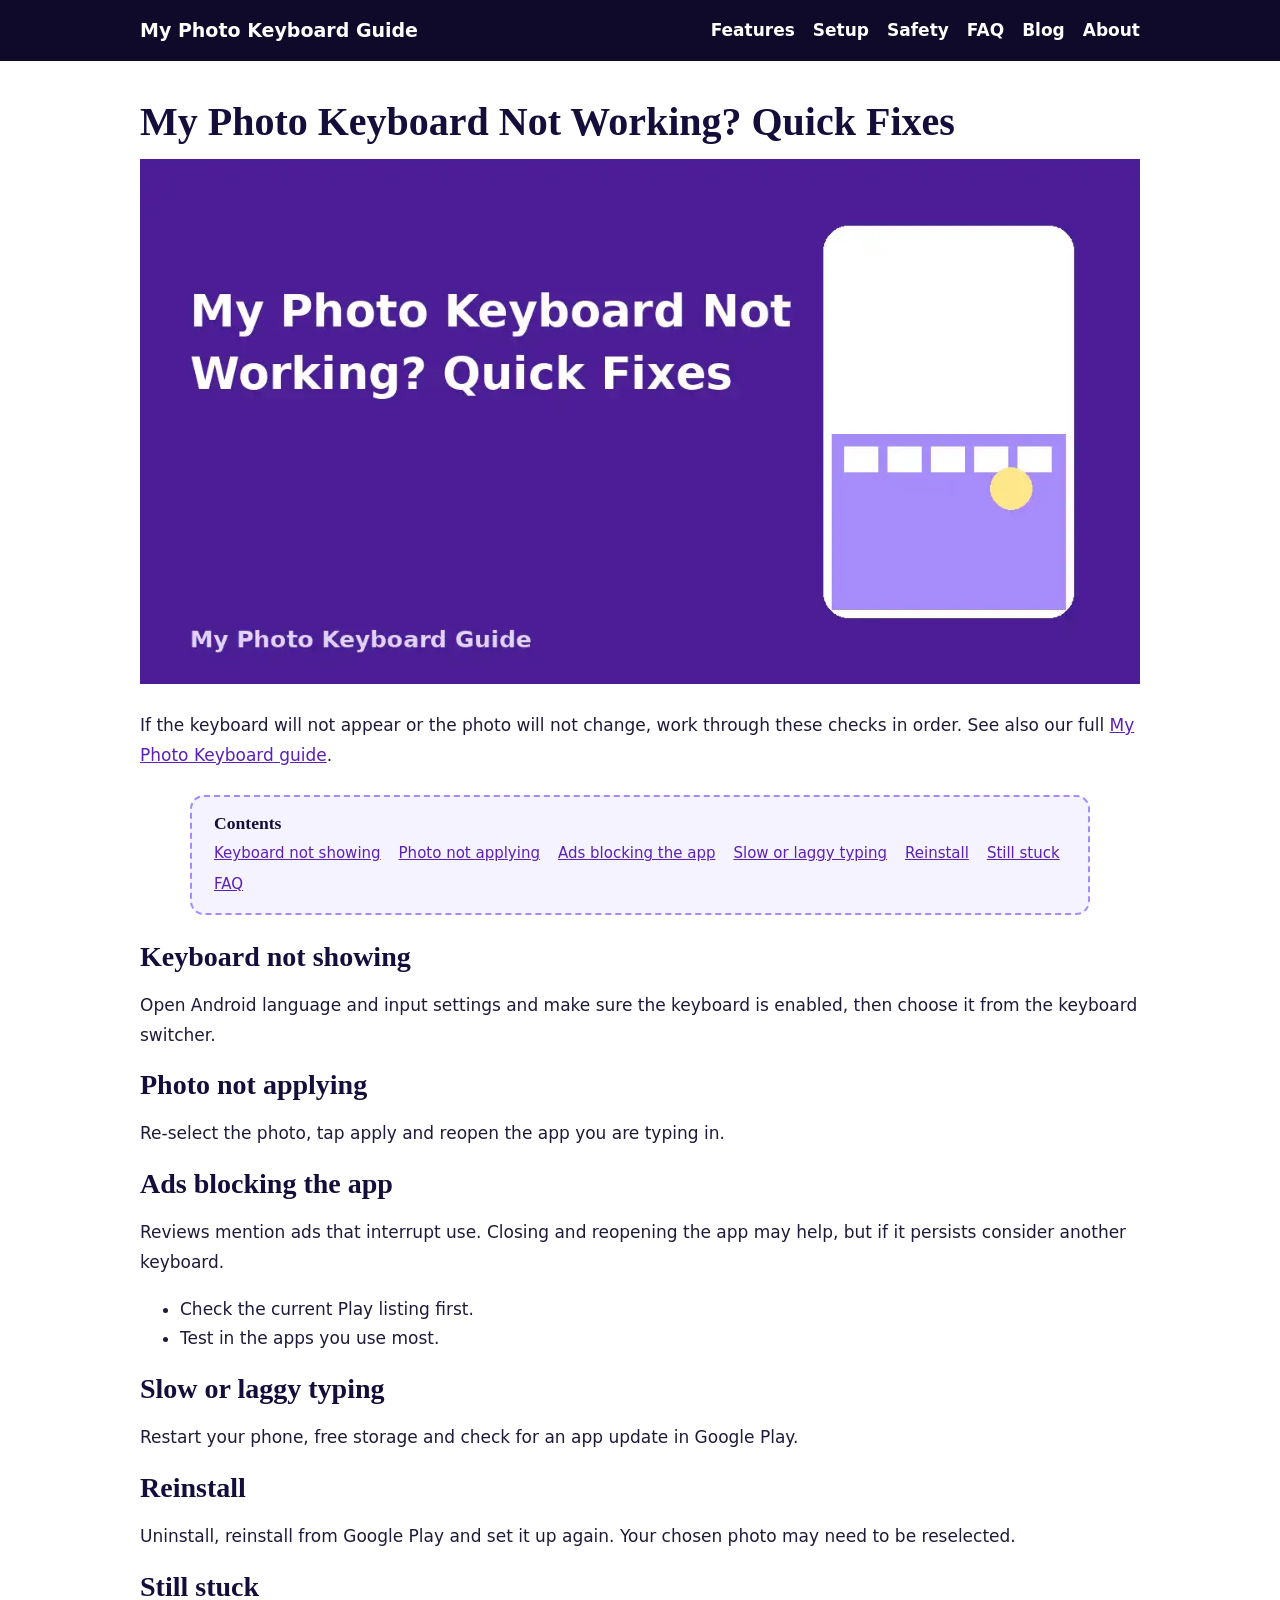
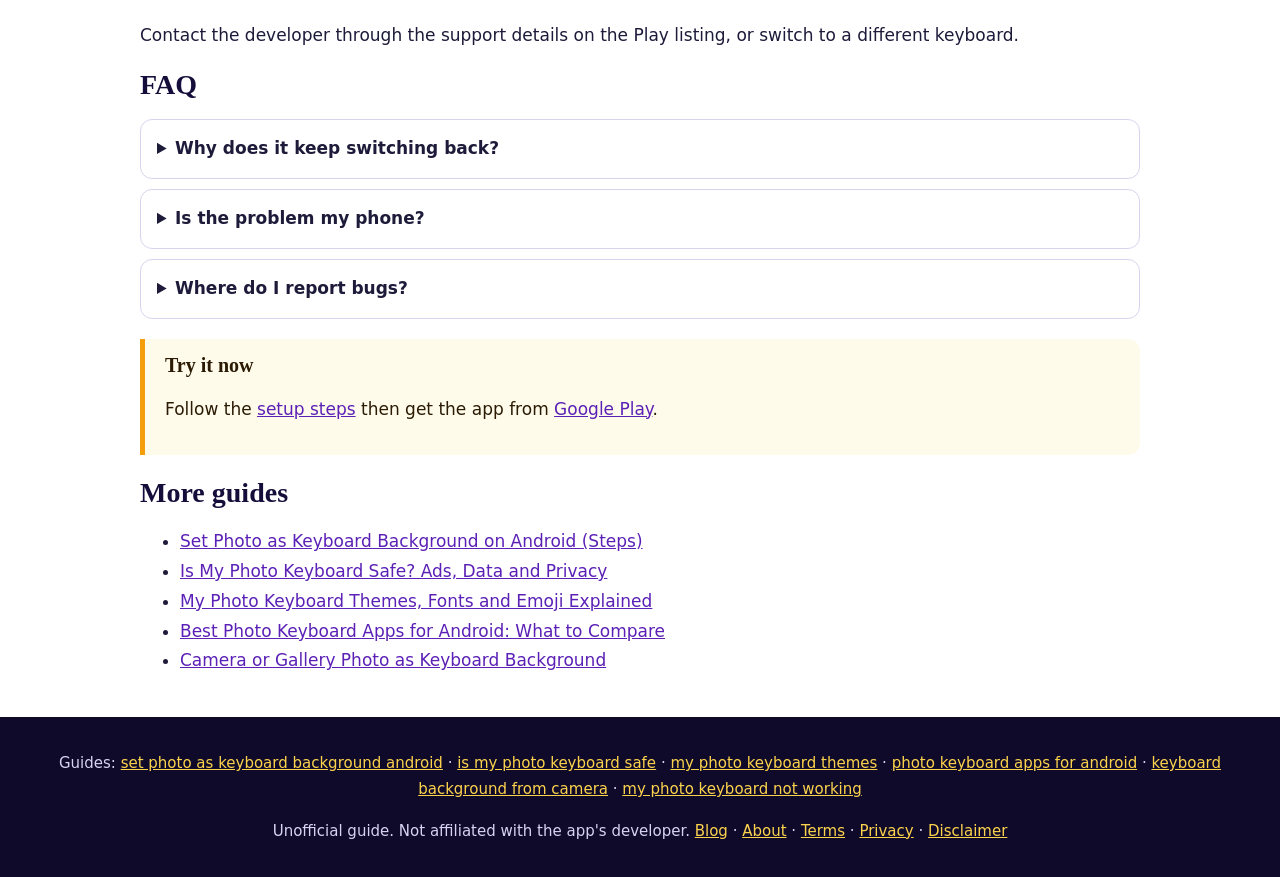
<file: blog/my-photo-keyboard-not-working-fix/index.html>
<!doctype html><html lang="en"><head><meta charset="utf-8"><meta name="viewport" content="width=device-width,initial-scale=1"><meta name="google-site-verification" content="GL3rMvsTMd2vn-FMZlQvFrH9NBMO1Mr9G1xA0vzC7vU" />
<title>My Photo Keyboard Not Working? Quick Fixes</title><meta name="description" content="If the keyboard will not appear or the photo will not change, work through these checks in order. Unofficial guide with clear steps, honest notes on ads and."><meta name="robots" content="index,follow,max-snippet:-1,max-image-preview:large"><meta name="theme-color" content="#4c1d95"><link rel="canonical" href="https://myphotokeyboardapk.online/blog/my-photo-keyboard-not-working-fix/"><link rel="alternate" hreflang="en" href="https://myphotokeyboardapk.online/blog/my-photo-keyboard-not-working-fix/"><link rel="alternate" hreflang="x-default" href="https://myphotokeyboardapk.online/blog/my-photo-keyboard-not-working-fix/">
<meta property="og:type" content="website"><meta property="og:title" content="My Photo Keyboard Not Working? Quick Fixes"><meta property="og:description" content="If the keyboard will not appear or the photo will not change, work through these checks in order. Unofficial guide with clear steps, honest notes on ads and."><meta property="og:url" content="https://myphotokeyboardapk.online/blog/my-photo-keyboard-not-working-fix/"><meta property="og:image" content="https://myphotokeyboardapk.online/og-image.png"><meta name="twitter:card" content="summary_large_image"><meta name="twitter:image" content="https://myphotokeyboardapk.online/og-image.png"><link rel="manifest" href="/manifest.webmanifest"><link rel="apple-touch-icon" href="/apple-touch-icon.png">
<link rel="icon" href="/favicon.svg" type="image/svg+xml"><link rel="stylesheet" href="/assets/style.css">
<script type="application/ld+json">{"@context": "https://schema.org", "@graph": [{"@type": "WebSite", "@id": "https://myphotokeyboardapk.online/#site", "url": "https://myphotokeyboardapk.online/", "name": "My Photo Keyboard Guide"}, {"@type": "Organization", "@id": "https://myphotokeyboardapk.online/#org", "name": "My Photo Keyboard Guide", "url": "https://myphotokeyboardapk.online/"}, {"@type": "WebPage", "@id": "https://myphotokeyboardapk.online/blog/my-photo-keyboard-not-working-fix/#page", "url": "https://myphotokeyboardapk.online/blog/my-photo-keyboard-not-working-fix/", "name": "My Photo Keyboard Not Working? Quick Fixes", "description": "If the keyboard will not appear or the photo will not change, work through these checks in order. Unofficial guide with clear steps, honest notes on ads and.", "isPartOf": {"@id": "https://myphotokeyboardapk.online/#site"}}, {"@type": "BreadcrumbList", "itemListElement": [{"@type": "ListItem", "position": 1, "name": "Home", "item": "https://myphotokeyboardapk.online/"}, {"@type": "ListItem", "position": 2, "name": "My Photo Keyboard Not Working? Quick Fixes", "item": "https://myphotokeyboardapk.online/blog/my-photo-keyboard-not-working-fix/"}]}, {"@type": "Article", "headline": "My Photo Keyboard Not Working? Quick Fixes", "mainEntityOfPage": "https://myphotokeyboardapk.online/blog/my-photo-keyboard-not-working-fix/", "image": "https://myphotokeyboardapk.online/assets/img/my-photo-keyboard-not-working-fix.webp", "author": {"@type": "Organization", "name": "My Photo Keyboard Guide"}, "publisher": {"@id": "https://myphotokeyboardapk.online/#org"}}, {"@type": "FAQPage", "mainEntity": [{"@type": "Question", "name": "Why does it keep switching back?", "acceptedAnswer": {"@type": "Answer", "text": "Some phones reset input methods after updates. Re-select it."}}, {"@type": "Question", "name": "Is the problem my phone?", "acceptedAnswer": {"@type": "Answer", "text": "Possibly. Test other keyboards."}}, {"@type": "Question", "name": "Where do I report bugs?", "acceptedAnswer": {"@type": "Answer", "text": "Use the Support section on the Play listing."}}]}]}</script></head><body><a class="skip" href="#main">Skip to content</a><header><nav aria-label="Main"><a href="/"><b>My Photo Keyboard Guide</b></a><a href="/#features">Features</a><a href="/#setup">Setup</a><a href="/#safety">Safety</a><a href="/#faq">FAQ</a><a href="/blog/">Blog</a><a href="/about/">About</a></nav></header><main id="main"><article class="wrap"><h1>My Photo Keyboard Not Working? Quick Fixes</h1><img src="/assets/img/my-photo-keyboard-not-working-fix.webp" width="1200" height="630" alt="Cover illustration: My Photo Keyboard Not Working? Quick Fixes" decoding="async" style="max-width:100%;height:auto"><p class="lead">If the keyboard will not appear or the photo will not change, work through these checks in order. See also our full <a href="/">My Photo Keyboard guide</a>.</p><nav class="toc" aria-label="Table of contents"><h2>Contents</h2><ol><li><a href="#s0">Keyboard not showing</a></li><li><a href="#s1">Photo not applying</a></li><li><a href="#s2">Ads blocking the app</a></li><li><a href="#s3">Slow or laggy typing</a></li><li><a href="#s4">Reinstall</a></li><li><a href="#s5">Still stuck</a></li><li><a href="#faq">FAQ</a></li></ol></nav><h2 id="s0">Keyboard not showing</h2><p>Open Android language and input settings and make sure the keyboard is enabled, then choose it from the keyboard switcher.</p><h2 id="s1">Photo not applying</h2><p>Re-select the photo, tap apply and reopen the app you are typing in.</p><h2 id="s2">Ads blocking the app</h2><p>Reviews mention ads that interrupt use. Closing and reopening the app may help, but if it persists consider another keyboard.</p><ul><li>Check the current Play listing first.</li><li>Test in the apps you use most.</li></ul><h2 id="s3">Slow or laggy typing</h2><p>Restart your phone, free storage and check for an app update in Google Play.</p><h2 id="s4">Reinstall</h2><p>Uninstall, reinstall from Google Play and set it up again. Your chosen photo may need to be reselected.</p><h2 id="s5">Still stuck</h2><p>Contact the developer through the support details on the Play listing, or switch to a different keyboard.</p><h2 id="faq">FAQ</h2><details><summary>Why does it keep switching back?</summary><p>Some phones reset input methods after updates. Re-select it.</p></details><details><summary>Is the problem my phone?</summary><p>Possibly. Test other keyboards.</p></details><details><summary>Where do I report bugs?</summary><p>Use the Support section on the Play listing.</p></details><div class="box"><h2>Try it now</h2><p>Follow the <a href="/#setup">setup steps</a> then get the app from <a href="https://play.google.com/store/apps/details?id=com.mykeyboard.myphotokeyboard&hl=en_IN" target="_blank" rel="noopener noreferrer">Google Play</a>.</p></div><h2>More guides</h2><ul><li><a href="/blog/set-photo-as-keyboard-background-android/">Set Photo as Keyboard Background on Android (Steps)</a></li><li><a href="/blog/my-photo-keyboard-safe-to-use/">Is My Photo Keyboard Safe? Ads, Data and Privacy</a></li><li><a href="/blog/my-photo-keyboard-themes-fonts-emoji/">My Photo Keyboard Themes, Fonts and Emoji Explained</a></li><li><a href="/blog/best-photo-keyboard-apps-android/">Best Photo Keyboard Apps for Android: What to Compare</a></li><li><a href="/blog/photo-keyboard-camera-gallery-background/">Camera or Gallery Photo as Keyboard Background</a></li></ul></article></main><footer><p>Guides: <a href="/blog/set-photo-as-keyboard-background-android/">set photo as keyboard background android</a> · <a href="/blog/my-photo-keyboard-safe-to-use/">is my photo keyboard safe</a> · <a href="/blog/my-photo-keyboard-themes-fonts-emoji/">my photo keyboard themes</a> · <a href="/blog/best-photo-keyboard-apps-android/">photo keyboard apps for android</a> · <a href="/blog/photo-keyboard-camera-gallery-background/">keyboard background from camera</a> · <a href="/blog/my-photo-keyboard-not-working-fix/">my photo keyboard not working</a></p><p>Unofficial guide. Not affiliated with the app's developer. <a href="/blog/">Blog</a> · <a href="/about/">About</a> · <a href="/terms-of-use/">Terms</a> · <a href="/privacy-policy/">Privacy</a> · <a href="/disclaimer/">Disclaimer</a></p></footer><a class="sticky" href="https://play.google.com/store/apps/details?id=com.mykeyboard.myphotokeyboard&hl=en_IN" target="_blank" rel="noopener noreferrer">Get it on Google Play</a></body></html>
</file>
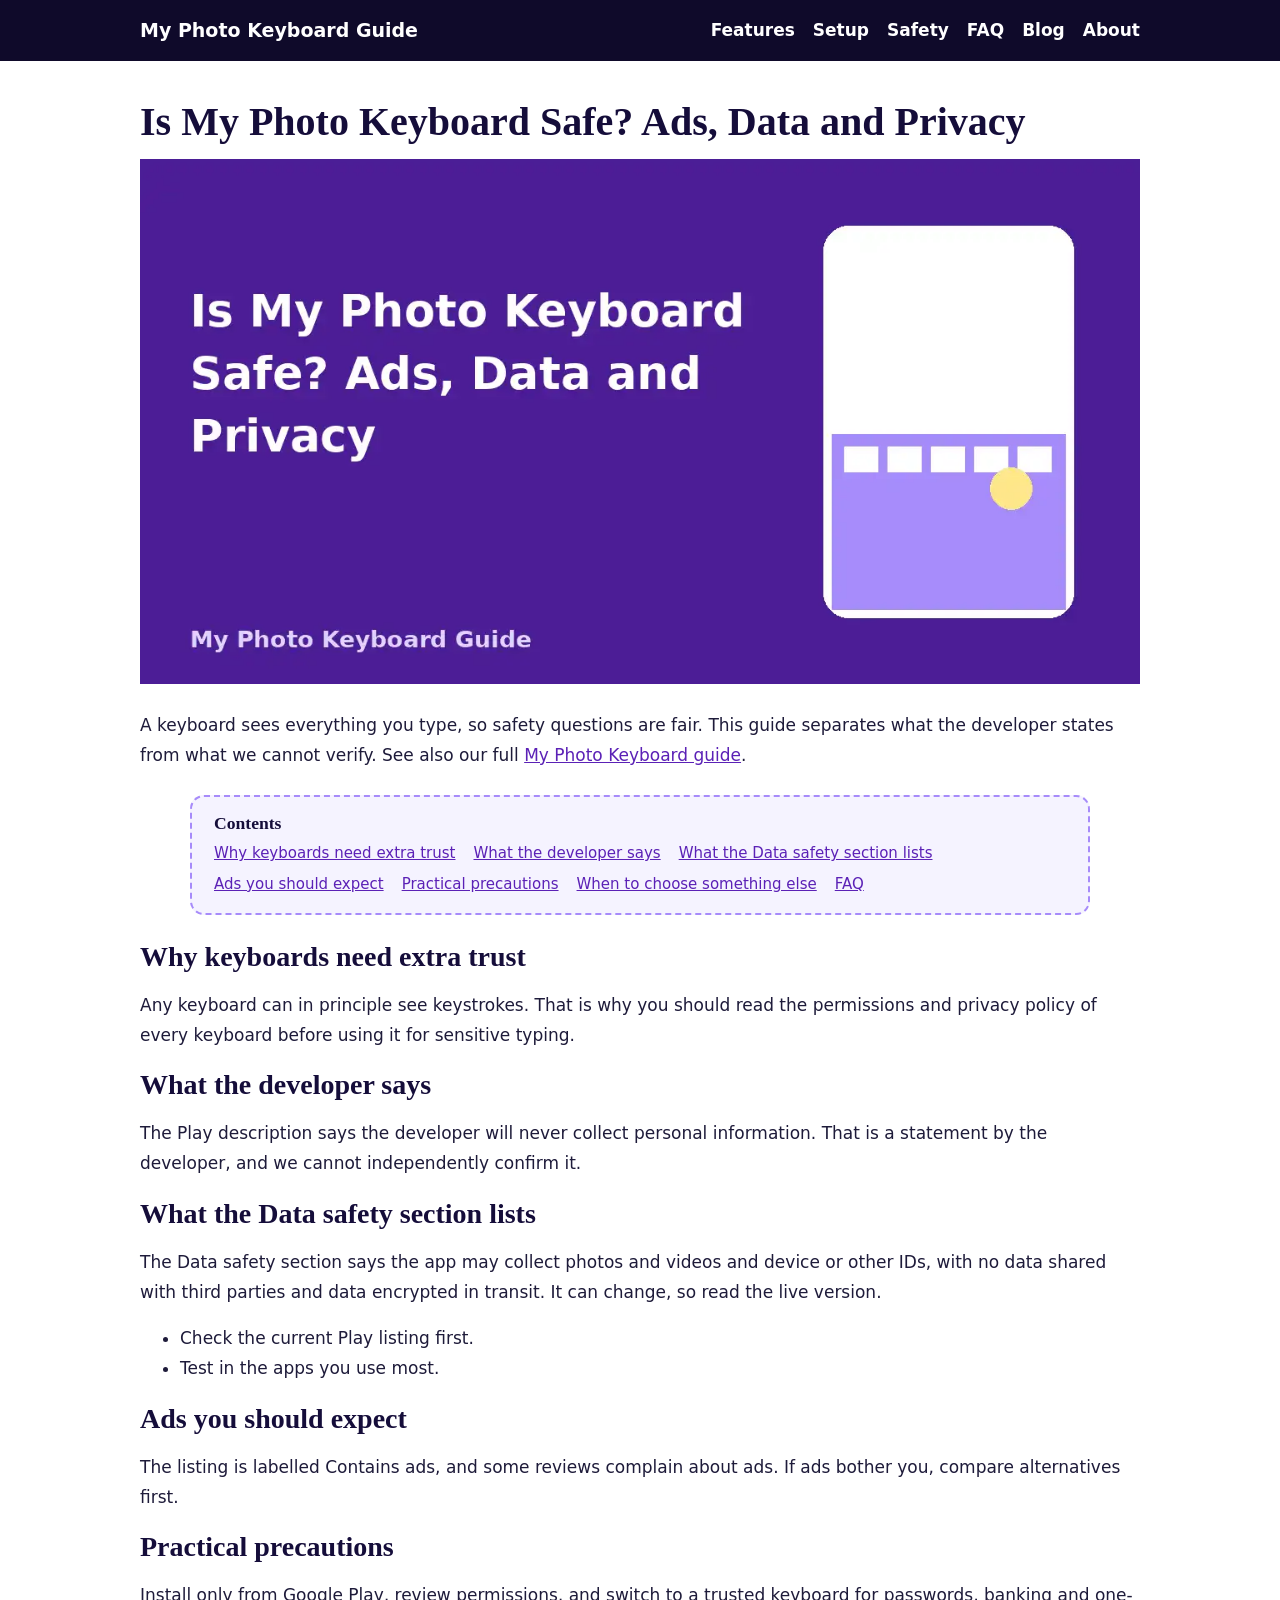
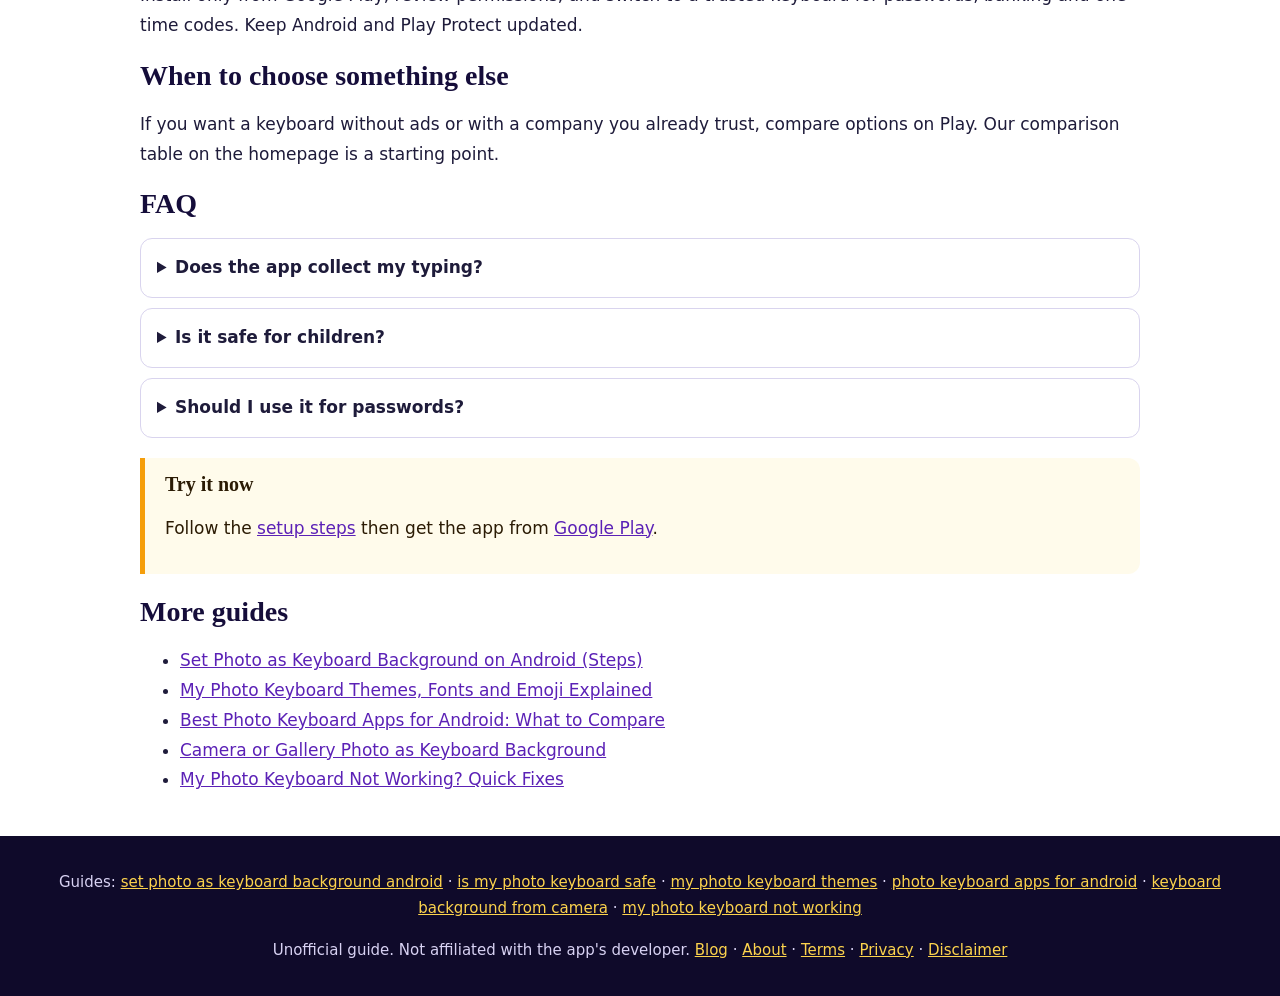
<file: blog/my-photo-keyboard-safe-to-use/index.html>
<!doctype html><html lang="en"><head><meta charset="utf-8"><meta name="viewport" content="width=device-width,initial-scale=1"><meta name="google-site-verification" content="GL3rMvsTMd2vn-FMZlQvFrH9NBMO1Mr9G1xA0vzC7vU" />
<title>Is My Photo Keyboard Safe? Ads, Data and Privacy</title><meta name="description" content="A keyboard sees everything you type, so safety questions are fair. This guide separates what the developer states from what we cannot verify. Unofficial guide."><meta name="robots" content="index,follow,max-snippet:-1,max-image-preview:large"><meta name="theme-color" content="#4c1d95"><link rel="canonical" href="https://myphotokeyboardapk.online/blog/my-photo-keyboard-safe-to-use/"><link rel="alternate" hreflang="en" href="https://myphotokeyboardapk.online/blog/my-photo-keyboard-safe-to-use/"><link rel="alternate" hreflang="x-default" href="https://myphotokeyboardapk.online/blog/my-photo-keyboard-safe-to-use/">
<meta property="og:type" content="website"><meta property="og:title" content="Is My Photo Keyboard Safe? Ads, Data and Privacy"><meta property="og:description" content="A keyboard sees everything you type, so safety questions are fair. This guide separates what the developer states from what we cannot verify. Unofficial guide."><meta property="og:url" content="https://myphotokeyboardapk.online/blog/my-photo-keyboard-safe-to-use/"><meta property="og:image" content="https://myphotokeyboardapk.online/og-image.png"><meta name="twitter:card" content="summary_large_image"><meta name="twitter:image" content="https://myphotokeyboardapk.online/og-image.png"><link rel="manifest" href="/manifest.webmanifest"><link rel="apple-touch-icon" href="/apple-touch-icon.png">
<link rel="icon" href="/favicon.svg" type="image/svg+xml"><link rel="stylesheet" href="/assets/style.css">
<script type="application/ld+json">{"@context": "https://schema.org", "@graph": [{"@type": "WebSite", "@id": "https://myphotokeyboardapk.online/#site", "url": "https://myphotokeyboardapk.online/", "name": "My Photo Keyboard Guide"}, {"@type": "Organization", "@id": "https://myphotokeyboardapk.online/#org", "name": "My Photo Keyboard Guide", "url": "https://myphotokeyboardapk.online/"}, {"@type": "WebPage", "@id": "https://myphotokeyboardapk.online/blog/my-photo-keyboard-safe-to-use/#page", "url": "https://myphotokeyboardapk.online/blog/my-photo-keyboard-safe-to-use/", "name": "Is My Photo Keyboard Safe? Ads, Data and Privacy", "description": "A keyboard sees everything you type, so safety questions are fair. This guide separates what the developer states from what we cannot verify. Unofficial guide.", "isPartOf": {"@id": "https://myphotokeyboardapk.online/#site"}}, {"@type": "BreadcrumbList", "itemListElement": [{"@type": "ListItem", "position": 1, "name": "Home", "item": "https://myphotokeyboardapk.online/"}, {"@type": "ListItem", "position": 2, "name": "Is My Photo Keyboard Safe? Ads, Data and Privacy", "item": "https://myphotokeyboardapk.online/blog/my-photo-keyboard-safe-to-use/"}]}, {"@type": "Article", "headline": "Is My Photo Keyboard Safe? Ads, Data and Privacy", "mainEntityOfPage": "https://myphotokeyboardapk.online/blog/my-photo-keyboard-safe-to-use/", "image": "https://myphotokeyboardapk.online/assets/img/my-photo-keyboard-safe-to-use.webp", "author": {"@type": "Organization", "name": "My Photo Keyboard Guide"}, "publisher": {"@id": "https://myphotokeyboardapk.online/#org"}}, {"@type": "FAQPage", "mainEntity": [{"@type": "Question", "name": "Does the app collect my typing?", "acceptedAnswer": {"@type": "Answer", "text": "We cannot verify that. Read the developer's privacy policy and Data safety section."}}, {"@type": "Question", "name": "Is it safe for children?", "acceptedAnswer": {"@type": "Answer", "text": "It has a 3+ content rating, which is about content, not privacy."}}, {"@type": "Question", "name": "Should I use it for passwords?", "acceptedAnswer": {"@type": "Answer", "text": "A cautious approach is to use a trusted keyboard for sensitive typing."}}]}]}</script></head><body><a class="skip" href="#main">Skip to content</a><header><nav aria-label="Main"><a href="/"><b>My Photo Keyboard Guide</b></a><a href="/#features">Features</a><a href="/#setup">Setup</a><a href="/#safety">Safety</a><a href="/#faq">FAQ</a><a href="/blog/">Blog</a><a href="/about/">About</a></nav></header><main id="main"><article class="wrap"><h1>Is My Photo Keyboard Safe? Ads, Data and Privacy</h1><img src="/assets/img/my-photo-keyboard-safe-to-use.webp" width="1200" height="630" alt="Cover illustration: Is My Photo Keyboard Safe? Ads, Data and Privacy" decoding="async" style="max-width:100%;height:auto"><p class="lead">A keyboard sees everything you type, so safety questions are fair. This guide separates what the developer states from what we cannot verify. See also our full <a href="/">My Photo Keyboard guide</a>.</p><nav class="toc" aria-label="Table of contents"><h2>Contents</h2><ol><li><a href="#s0">Why keyboards need extra trust</a></li><li><a href="#s1">What the developer says</a></li><li><a href="#s2">What the Data safety section lists</a></li><li><a href="#s3">Ads you should expect</a></li><li><a href="#s4">Practical precautions</a></li><li><a href="#s5">When to choose something else</a></li><li><a href="#faq">FAQ</a></li></ol></nav><h2 id="s0">Why keyboards need extra trust</h2><p>Any keyboard can in principle see keystrokes. That is why you should read the permissions and privacy policy of every keyboard before using it for sensitive typing.</p><h2 id="s1">What the developer says</h2><p>The Play description says the developer will never collect personal information. That is a statement by the developer, and we cannot independently confirm it.</p><h2 id="s2">What the Data safety section lists</h2><p>The Data safety section says the app may collect photos and videos and device or other IDs, with no data shared with third parties and data encrypted in transit. It can change, so read the live version.</p><ul><li>Check the current Play listing first.</li><li>Test in the apps you use most.</li></ul><h2 id="s3">Ads you should expect</h2><p>The listing is labelled Contains ads, and some reviews complain about ads. If ads bother you, compare alternatives first.</p><h2 id="s4">Practical precautions</h2><p>Install only from Google Play, review permissions, and switch to a trusted keyboard for passwords, banking and one-time codes. Keep Android and Play Protect updated.</p><h2 id="s5">When to choose something else</h2><p>If you want a keyboard without ads or with a company you already trust, compare options on Play. Our comparison table on the homepage is a starting point.</p><h2 id="faq">FAQ</h2><details><summary>Does the app collect my typing?</summary><p>We cannot verify that. Read the developer's privacy policy and Data safety section.</p></details><details><summary>Is it safe for children?</summary><p>It has a 3+ content rating, which is about content, not privacy.</p></details><details><summary>Should I use it for passwords?</summary><p>A cautious approach is to use a trusted keyboard for sensitive typing.</p></details><div class="box"><h2>Try it now</h2><p>Follow the <a href="/#setup">setup steps</a> then get the app from <a href="https://play.google.com/store/apps/details?id=com.mykeyboard.myphotokeyboard&hl=en_IN" target="_blank" rel="noopener noreferrer">Google Play</a>.</p></div><h2>More guides</h2><ul><li><a href="/blog/set-photo-as-keyboard-background-android/">Set Photo as Keyboard Background on Android (Steps)</a></li><li><a href="/blog/my-photo-keyboard-themes-fonts-emoji/">My Photo Keyboard Themes, Fonts and Emoji Explained</a></li><li><a href="/blog/best-photo-keyboard-apps-android/">Best Photo Keyboard Apps for Android: What to Compare</a></li><li><a href="/blog/photo-keyboard-camera-gallery-background/">Camera or Gallery Photo as Keyboard Background</a></li><li><a href="/blog/my-photo-keyboard-not-working-fix/">My Photo Keyboard Not Working? Quick Fixes</a></li></ul></article></main><footer><p>Guides: <a href="/blog/set-photo-as-keyboard-background-android/">set photo as keyboard background android</a> · <a href="/blog/my-photo-keyboard-safe-to-use/">is my photo keyboard safe</a> · <a href="/blog/my-photo-keyboard-themes-fonts-emoji/">my photo keyboard themes</a> · <a href="/blog/best-photo-keyboard-apps-android/">photo keyboard apps for android</a> · <a href="/blog/photo-keyboard-camera-gallery-background/">keyboard background from camera</a> · <a href="/blog/my-photo-keyboard-not-working-fix/">my photo keyboard not working</a></p><p>Unofficial guide. Not affiliated with the app's developer. <a href="/blog/">Blog</a> · <a href="/about/">About</a> · <a href="/terms-of-use/">Terms</a> · <a href="/privacy-policy/">Privacy</a> · <a href="/disclaimer/">Disclaimer</a></p></footer><a class="sticky" href="https://play.google.com/store/apps/details?id=com.mykeyboard.myphotokeyboard&hl=en_IN" target="_blank" rel="noopener noreferrer">Get it on Google Play</a></body></html>
</file>
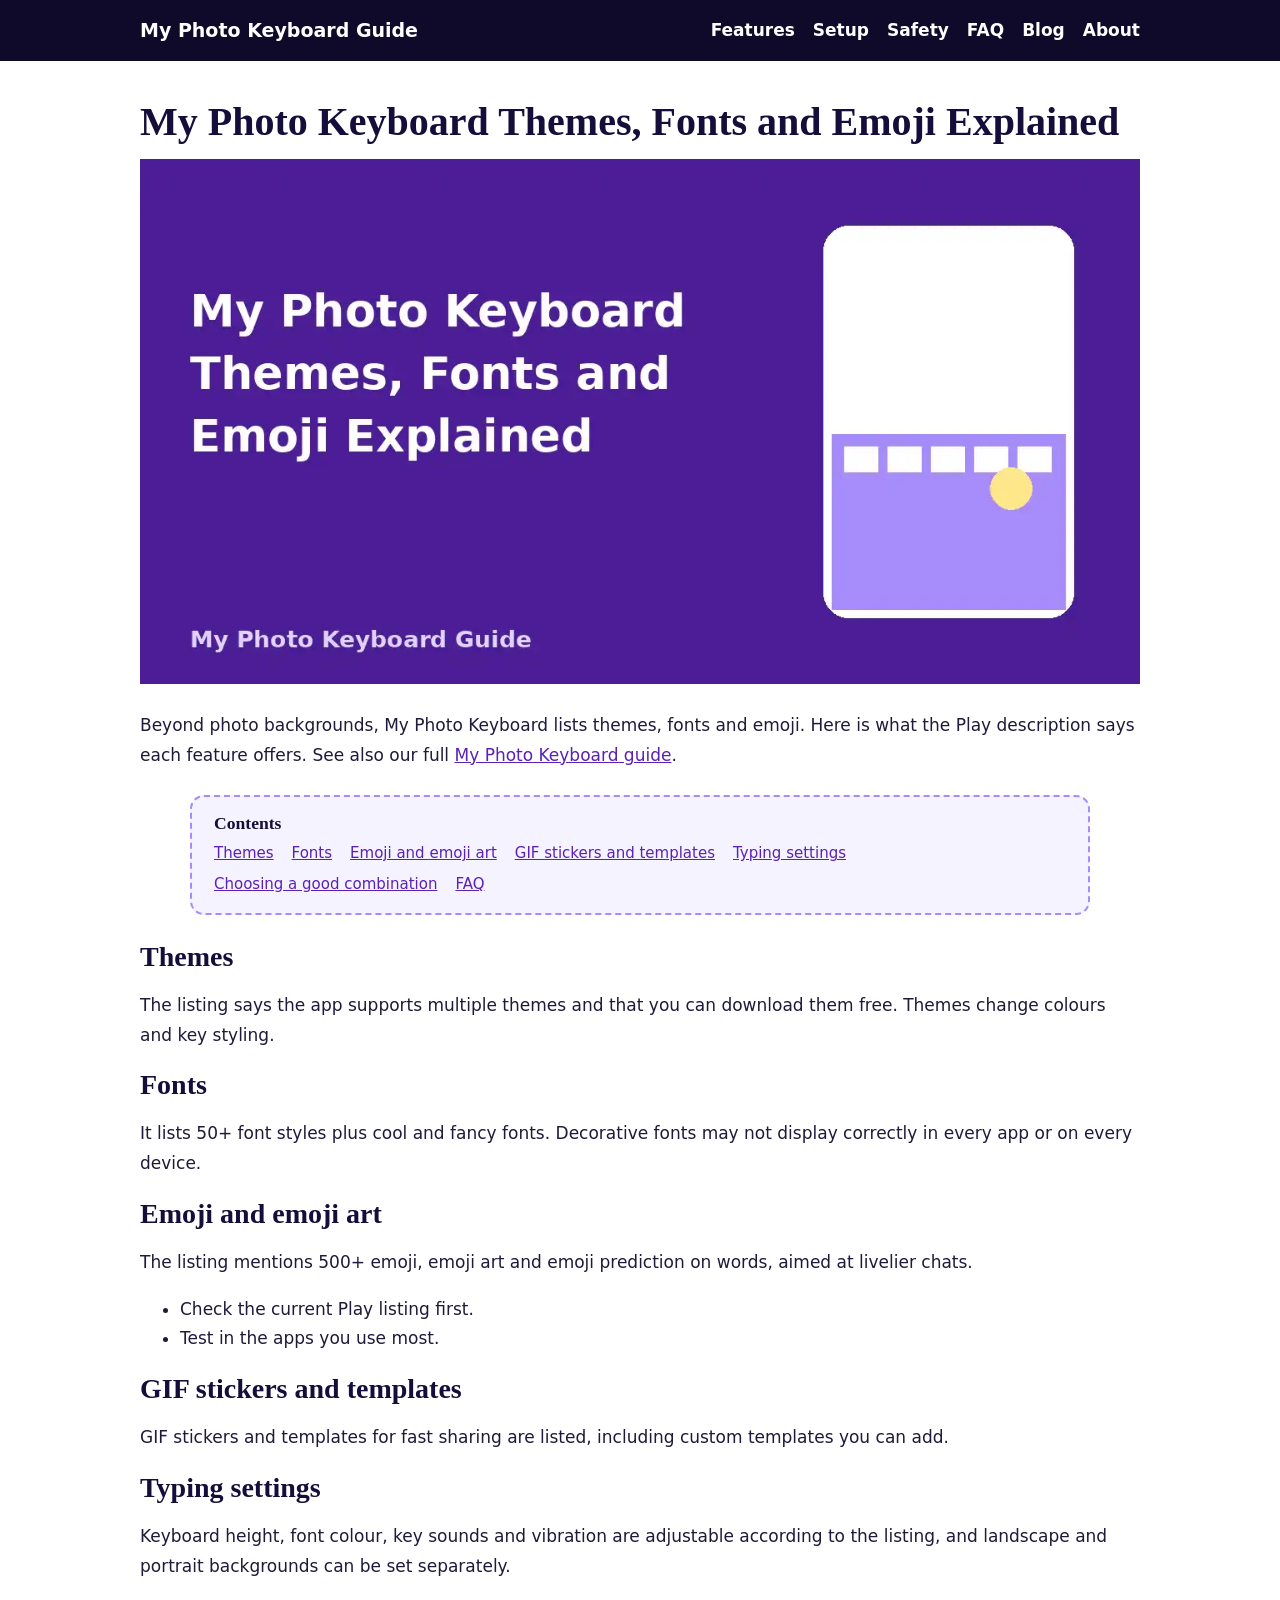
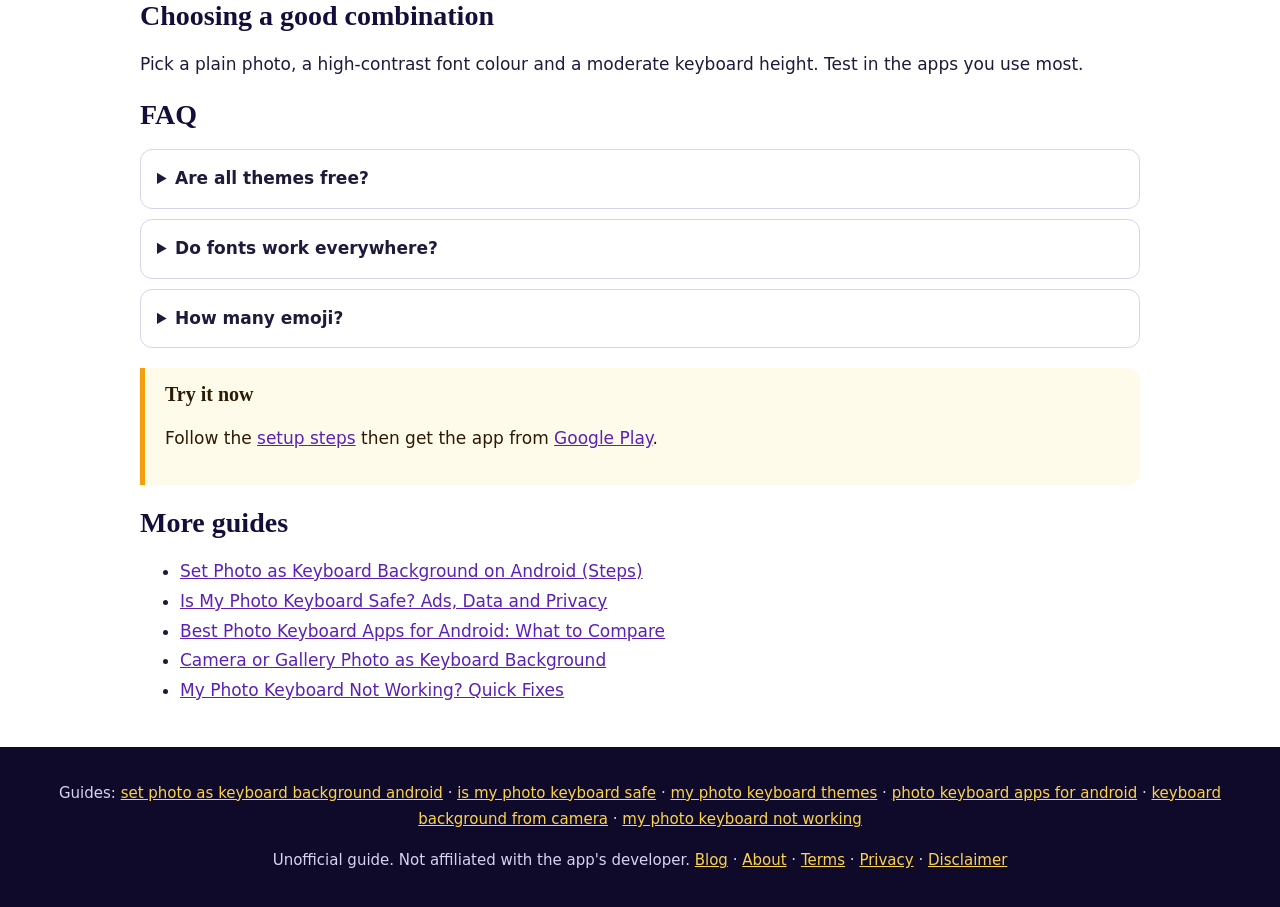
<file: blog/my-photo-keyboard-themes-fonts-emoji/index.html>
<!doctype html><html lang="en"><head><meta charset="utf-8"><meta name="viewport" content="width=device-width,initial-scale=1"><meta name="google-site-verification" content="GL3rMvsTMd2vn-FMZlQvFrH9NBMO1Mr9G1xA0vzC7vU" />
<title>My Photo Keyboard Themes, Fonts and Emoji Explained</title><meta name="description" content="Beyond photo backgrounds, My Photo Keyboard lists themes, fonts and emoji. Here is what the Play description says each feature offers. Unofficial guide with."><meta name="robots" content="index,follow,max-snippet:-1,max-image-preview:large"><meta name="theme-color" content="#4c1d95"><link rel="canonical" href="https://myphotokeyboardapk.online/blog/my-photo-keyboard-themes-fonts-emoji/"><link rel="alternate" hreflang="en" href="https://myphotokeyboardapk.online/blog/my-photo-keyboard-themes-fonts-emoji/"><link rel="alternate" hreflang="x-default" href="https://myphotokeyboardapk.online/blog/my-photo-keyboard-themes-fonts-emoji/">
<meta property="og:type" content="website"><meta property="og:title" content="My Photo Keyboard Themes, Fonts and Emoji Explained"><meta property="og:description" content="Beyond photo backgrounds, My Photo Keyboard lists themes, fonts and emoji. Here is what the Play description says each feature offers. Unofficial guide with."><meta property="og:url" content="https://myphotokeyboardapk.online/blog/my-photo-keyboard-themes-fonts-emoji/"><meta property="og:image" content="https://myphotokeyboardapk.online/og-image.png"><meta name="twitter:card" content="summary_large_image"><meta name="twitter:image" content="https://myphotokeyboardapk.online/og-image.png"><link rel="manifest" href="/manifest.webmanifest"><link rel="apple-touch-icon" href="/apple-touch-icon.png">
<link rel="icon" href="/favicon.svg" type="image/svg+xml"><link rel="stylesheet" href="/assets/style.css">
<script type="application/ld+json">{"@context": "https://schema.org", "@graph": [{"@type": "WebSite", "@id": "https://myphotokeyboardapk.online/#site", "url": "https://myphotokeyboardapk.online/", "name": "My Photo Keyboard Guide"}, {"@type": "Organization", "@id": "https://myphotokeyboardapk.online/#org", "name": "My Photo Keyboard Guide", "url": "https://myphotokeyboardapk.online/"}, {"@type": "WebPage", "@id": "https://myphotokeyboardapk.online/blog/my-photo-keyboard-themes-fonts-emoji/#page", "url": "https://myphotokeyboardapk.online/blog/my-photo-keyboard-themes-fonts-emoji/", "name": "My Photo Keyboard Themes, Fonts and Emoji Explained", "description": "Beyond photo backgrounds, My Photo Keyboard lists themes, fonts and emoji. Here is what the Play description says each feature offers. Unofficial guide with.", "isPartOf": {"@id": "https://myphotokeyboardapk.online/#site"}}, {"@type": "BreadcrumbList", "itemListElement": [{"@type": "ListItem", "position": 1, "name": "Home", "item": "https://myphotokeyboardapk.online/"}, {"@type": "ListItem", "position": 2, "name": "My Photo Keyboard Themes, Fonts and Emoji Explained", "item": "https://myphotokeyboardapk.online/blog/my-photo-keyboard-themes-fonts-emoji/"}]}, {"@type": "Article", "headline": "My Photo Keyboard Themes, Fonts and Emoji Explained", "mainEntityOfPage": "https://myphotokeyboardapk.online/blog/my-photo-keyboard-themes-fonts-emoji/", "image": "https://myphotokeyboardapk.online/assets/img/my-photo-keyboard-themes-fonts-emoji.webp", "author": {"@type": "Organization", "name": "My Photo Keyboard Guide"}, "publisher": {"@id": "https://myphotokeyboardapk.online/#org"}}, {"@type": "FAQPage", "mainEntity": [{"@type": "Question", "name": "Are all themes free?", "acceptedAnswer": {"@type": "Answer", "text": "The listing says themes can be downloaded free. Check for changes."}}, {"@type": "Question", "name": "Do fonts work everywhere?", "acceptedAnswer": {"@type": "Answer", "text": "Not guaranteed. Some apps restrict styled text."}}, {"@type": "Question", "name": "How many emoji?", "acceptedAnswer": {"@type": "Answer", "text": "The listing says 500+."}}]}]}</script></head><body><a class="skip" href="#main">Skip to content</a><header><nav aria-label="Main"><a href="/"><b>My Photo Keyboard Guide</b></a><a href="/#features">Features</a><a href="/#setup">Setup</a><a href="/#safety">Safety</a><a href="/#faq">FAQ</a><a href="/blog/">Blog</a><a href="/about/">About</a></nav></header><main id="main"><article class="wrap"><h1>My Photo Keyboard Themes, Fonts and Emoji Explained</h1><img src="/assets/img/my-photo-keyboard-themes-fonts-emoji.webp" width="1200" height="630" alt="Cover illustration: My Photo Keyboard Themes, Fonts and Emoji Explained" decoding="async" style="max-width:100%;height:auto"><p class="lead">Beyond photo backgrounds, My Photo Keyboard lists themes, fonts and emoji. Here is what the Play description says each feature offers. See also our full <a href="/">My Photo Keyboard guide</a>.</p><nav class="toc" aria-label="Table of contents"><h2>Contents</h2><ol><li><a href="#s0">Themes</a></li><li><a href="#s1">Fonts</a></li><li><a href="#s2">Emoji and emoji art</a></li><li><a href="#s3">GIF stickers and templates</a></li><li><a href="#s4">Typing settings</a></li><li><a href="#s5">Choosing a good combination</a></li><li><a href="#faq">FAQ</a></li></ol></nav><h2 id="s0">Themes</h2><p>The listing says the app supports multiple themes and that you can download them free. Themes change colours and key styling.</p><h2 id="s1">Fonts</h2><p>It lists 50+ font styles plus cool and fancy fonts. Decorative fonts may not display correctly in every app or on every device.</p><h2 id="s2">Emoji and emoji art</h2><p>The listing mentions 500+ emoji, emoji art and emoji prediction on words, aimed at livelier chats.</p><ul><li>Check the current Play listing first.</li><li>Test in the apps you use most.</li></ul><h2 id="s3">GIF stickers and templates</h2><p>GIF stickers and templates for fast sharing are listed, including custom templates you can add.</p><h2 id="s4">Typing settings</h2><p>Keyboard height, font colour, key sounds and vibration are adjustable according to the listing, and landscape and portrait backgrounds can be set separately.</p><h2 id="s5">Choosing a good combination</h2><p>Pick a plain photo, a high-contrast font colour and a moderate keyboard height. Test in the apps you use most.</p><h2 id="faq">FAQ</h2><details><summary>Are all themes free?</summary><p>The listing says themes can be downloaded free. Check for changes.</p></details><details><summary>Do fonts work everywhere?</summary><p>Not guaranteed. Some apps restrict styled text.</p></details><details><summary>How many emoji?</summary><p>The listing says 500+.</p></details><div class="box"><h2>Try it now</h2><p>Follow the <a href="/#setup">setup steps</a> then get the app from <a href="https://play.google.com/store/apps/details?id=com.mykeyboard.myphotokeyboard&hl=en_IN" target="_blank" rel="noopener noreferrer">Google Play</a>.</p></div><h2>More guides</h2><ul><li><a href="/blog/set-photo-as-keyboard-background-android/">Set Photo as Keyboard Background on Android (Steps)</a></li><li><a href="/blog/my-photo-keyboard-safe-to-use/">Is My Photo Keyboard Safe? Ads, Data and Privacy</a></li><li><a href="/blog/best-photo-keyboard-apps-android/">Best Photo Keyboard Apps for Android: What to Compare</a></li><li><a href="/blog/photo-keyboard-camera-gallery-background/">Camera or Gallery Photo as Keyboard Background</a></li><li><a href="/blog/my-photo-keyboard-not-working-fix/">My Photo Keyboard Not Working? Quick Fixes</a></li></ul></article></main><footer><p>Guides: <a href="/blog/set-photo-as-keyboard-background-android/">set photo as keyboard background android</a> · <a href="/blog/my-photo-keyboard-safe-to-use/">is my photo keyboard safe</a> · <a href="/blog/my-photo-keyboard-themes-fonts-emoji/">my photo keyboard themes</a> · <a href="/blog/best-photo-keyboard-apps-android/">photo keyboard apps for android</a> · <a href="/blog/photo-keyboard-camera-gallery-background/">keyboard background from camera</a> · <a href="/blog/my-photo-keyboard-not-working-fix/">my photo keyboard not working</a></p><p>Unofficial guide. Not affiliated with the app's developer. <a href="/blog/">Blog</a> · <a href="/about/">About</a> · <a href="/terms-of-use/">Terms</a> · <a href="/privacy-policy/">Privacy</a> · <a href="/disclaimer/">Disclaimer</a></p></footer><a class="sticky" href="https://play.google.com/store/apps/details?id=com.mykeyboard.myphotokeyboard&hl=en_IN" target="_blank" rel="noopener noreferrer">Get it on Google Play</a></body></html>
</file>
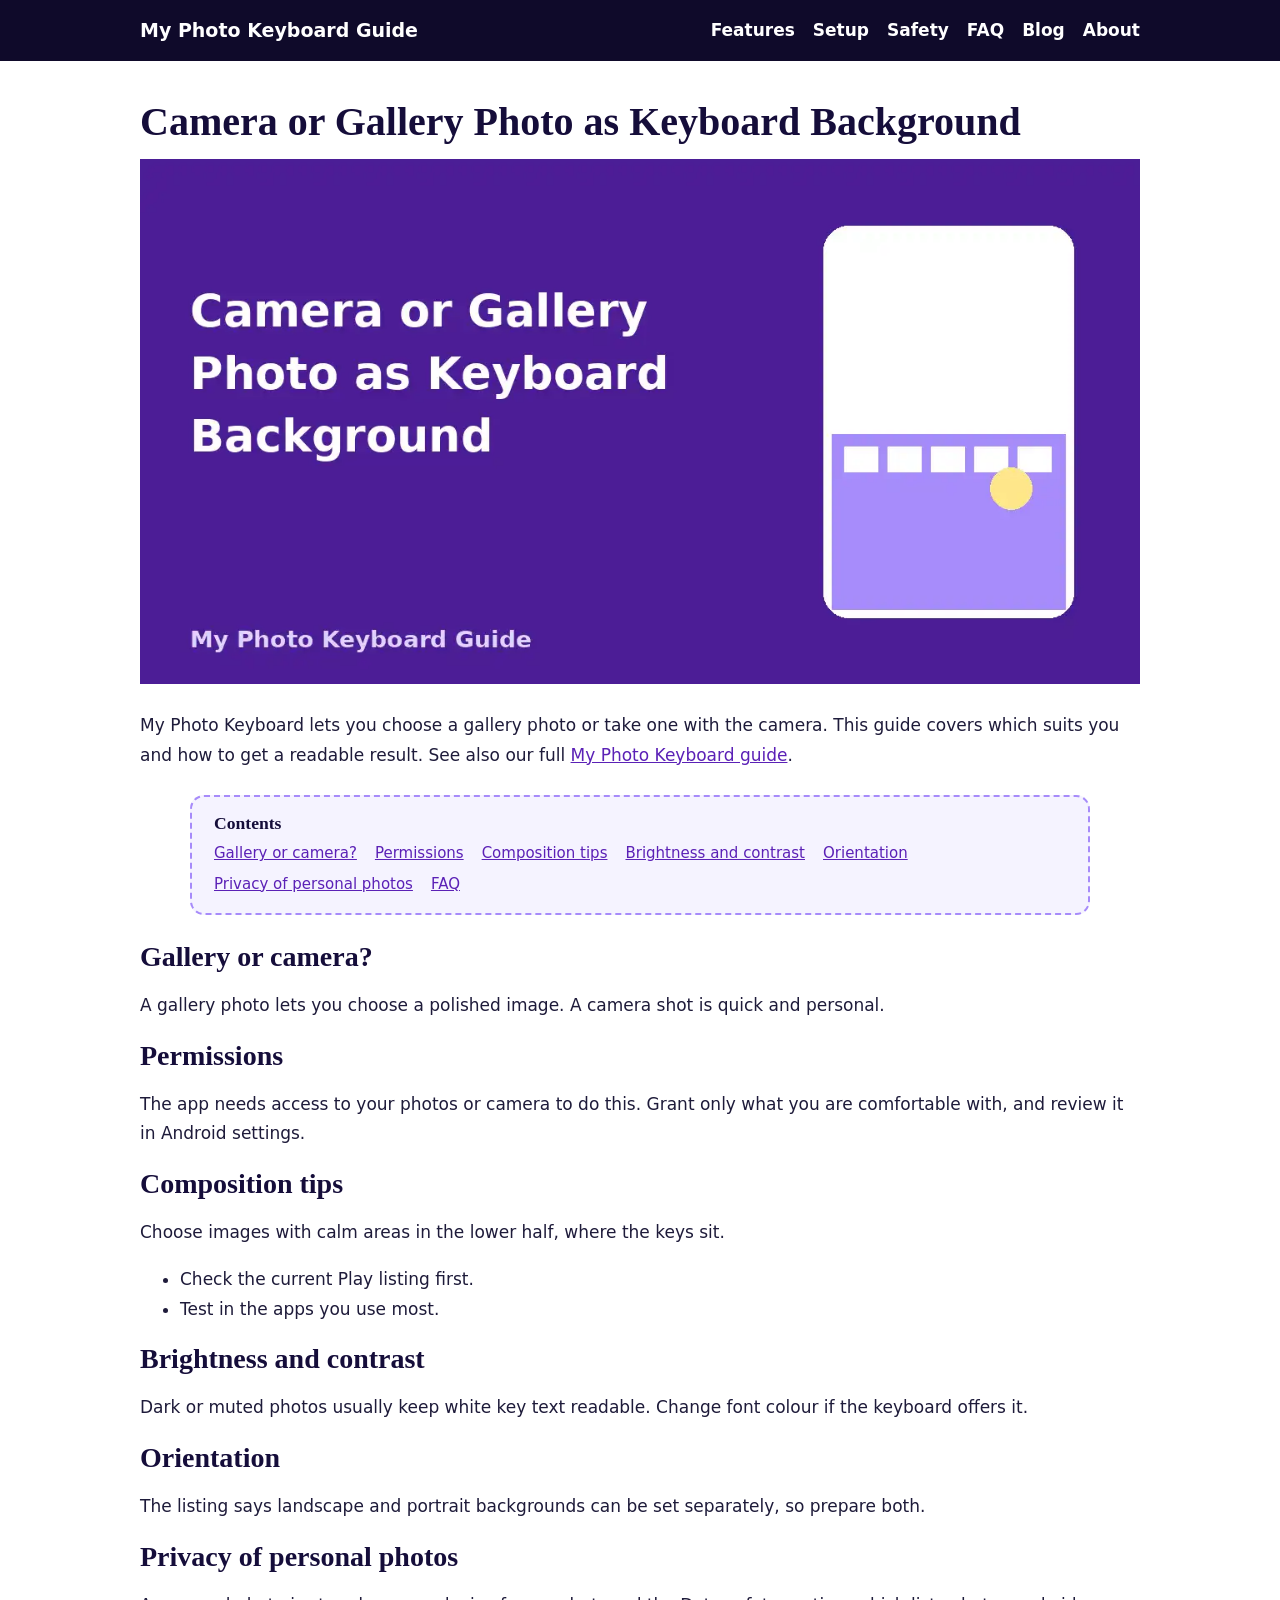
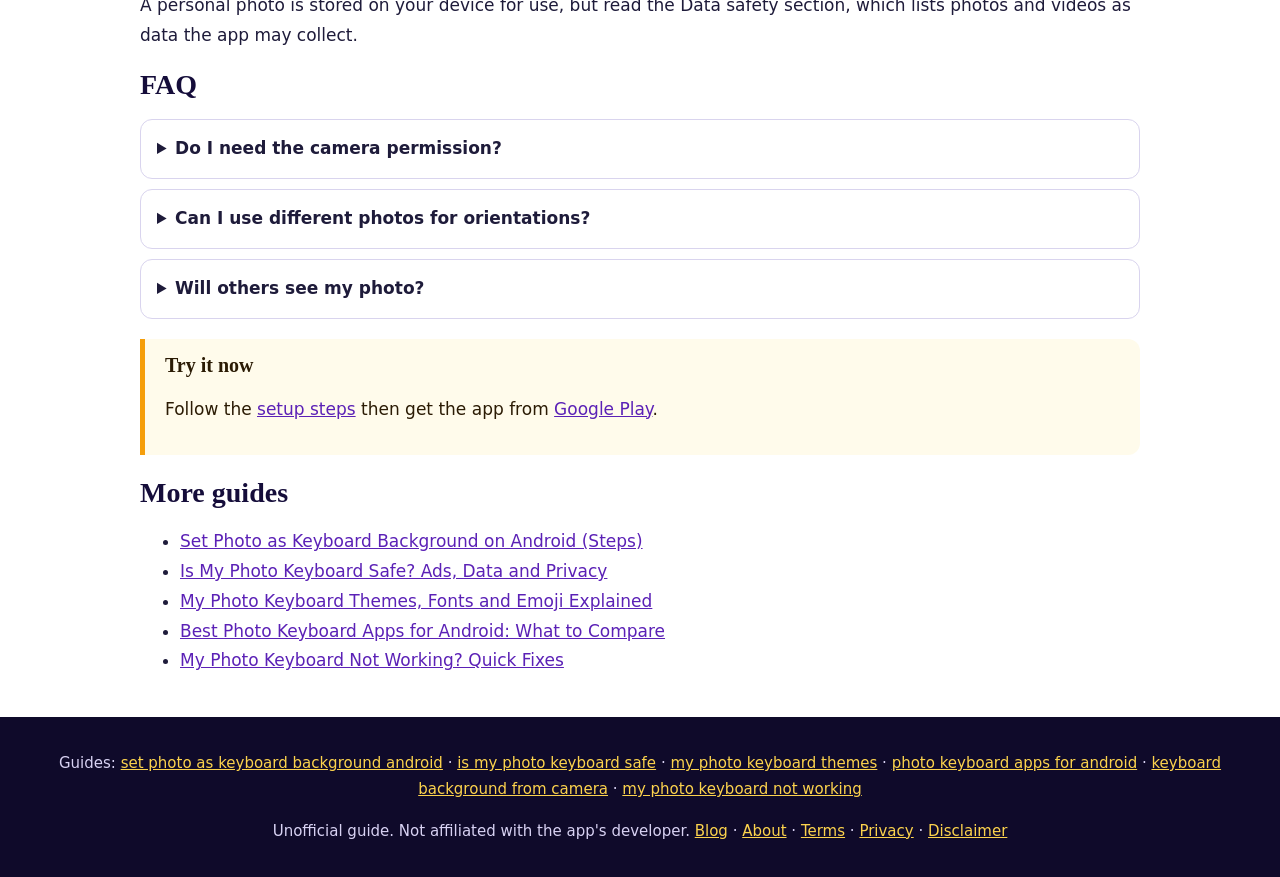
<file: blog/photo-keyboard-camera-gallery-background/index.html>
<!doctype html><html lang="en"><head><meta charset="utf-8"><meta name="viewport" content="width=device-width,initial-scale=1"><meta name="google-site-verification" content="GL3rMvsTMd2vn-FMZlQvFrH9NBMO1Mr9G1xA0vzC7vU" />
<title>Camera or Gallery Photo as Keyboard Background</title><meta name="description" content="My Photo Keyboard lets you choose a gallery photo or take one with the camera. This guide covers which suits you and how to get a readable result. Unofficial."><meta name="robots" content="index,follow,max-snippet:-1,max-image-preview:large"><meta name="theme-color" content="#4c1d95"><link rel="canonical" href="https://myphotokeyboardapk.online/blog/photo-keyboard-camera-gallery-background/"><link rel="alternate" hreflang="en" href="https://myphotokeyboardapk.online/blog/photo-keyboard-camera-gallery-background/"><link rel="alternate" hreflang="x-default" href="https://myphotokeyboardapk.online/blog/photo-keyboard-camera-gallery-background/">
<meta property="og:type" content="website"><meta property="og:title" content="Camera or Gallery Photo as Keyboard Background"><meta property="og:description" content="My Photo Keyboard lets you choose a gallery photo or take one with the camera. This guide covers which suits you and how to get a readable result. Unofficial."><meta property="og:url" content="https://myphotokeyboardapk.online/blog/photo-keyboard-camera-gallery-background/"><meta property="og:image" content="https://myphotokeyboardapk.online/og-image.png"><meta name="twitter:card" content="summary_large_image"><meta name="twitter:image" content="https://myphotokeyboardapk.online/og-image.png"><link rel="manifest" href="/manifest.webmanifest"><link rel="apple-touch-icon" href="/apple-touch-icon.png">
<link rel="icon" href="/favicon.svg" type="image/svg+xml"><link rel="stylesheet" href="/assets/style.css">
<script type="application/ld+json">{"@context": "https://schema.org", "@graph": [{"@type": "WebSite", "@id": "https://myphotokeyboardapk.online/#site", "url": "https://myphotokeyboardapk.online/", "name": "My Photo Keyboard Guide"}, {"@type": "Organization", "@id": "https://myphotokeyboardapk.online/#org", "name": "My Photo Keyboard Guide", "url": "https://myphotokeyboardapk.online/"}, {"@type": "WebPage", "@id": "https://myphotokeyboardapk.online/blog/photo-keyboard-camera-gallery-background/#page", "url": "https://myphotokeyboardapk.online/blog/photo-keyboard-camera-gallery-background/", "name": "Camera or Gallery Photo as Keyboard Background", "description": "My Photo Keyboard lets you choose a gallery photo or take one with the camera. This guide covers which suits you and how to get a readable result. Unofficial.", "isPartOf": {"@id": "https://myphotokeyboardapk.online/#site"}}, {"@type": "BreadcrumbList", "itemListElement": [{"@type": "ListItem", "position": 1, "name": "Home", "item": "https://myphotokeyboardapk.online/"}, {"@type": "ListItem", "position": 2, "name": "Camera or Gallery Photo as Keyboard Background", "item": "https://myphotokeyboardapk.online/blog/photo-keyboard-camera-gallery-background/"}]}, {"@type": "Article", "headline": "Camera or Gallery Photo as Keyboard Background", "mainEntityOfPage": "https://myphotokeyboardapk.online/blog/photo-keyboard-camera-gallery-background/", "image": "https://myphotokeyboardapk.online/assets/img/photo-keyboard-camera-gallery-background.webp", "author": {"@type": "Organization", "name": "My Photo Keyboard Guide"}, "publisher": {"@id": "https://myphotokeyboardapk.online/#org"}}, {"@type": "FAQPage", "mainEntity": [{"@type": "Question", "name": "Do I need the camera permission?", "acceptedAnswer": {"@type": "Answer", "text": "Only if you want to take a photo inside the app."}}, {"@type": "Question", "name": "Can I use different photos for orientations?", "acceptedAnswer": {"@type": "Answer", "text": "The listing says yes."}}, {"@type": "Question", "name": "Will others see my photo?", "acceptedAnswer": {"@type": "Answer", "text": "Only your keyboard shows it on your screen."}}]}]}</script></head><body><a class="skip" href="#main">Skip to content</a><header><nav aria-label="Main"><a href="/"><b>My Photo Keyboard Guide</b></a><a href="/#features">Features</a><a href="/#setup">Setup</a><a href="/#safety">Safety</a><a href="/#faq">FAQ</a><a href="/blog/">Blog</a><a href="/about/">About</a></nav></header><main id="main"><article class="wrap"><h1>Camera or Gallery Photo as Keyboard Background</h1><img src="/assets/img/photo-keyboard-camera-gallery-background.webp" width="1200" height="630" alt="Cover illustration: Camera or Gallery Photo as Keyboard Background" decoding="async" style="max-width:100%;height:auto"><p class="lead">My Photo Keyboard lets you choose a gallery photo or take one with the camera. This guide covers which suits you and how to get a readable result. See also our full <a href="/">My Photo Keyboard guide</a>.</p><nav class="toc" aria-label="Table of contents"><h2>Contents</h2><ol><li><a href="#s0">Gallery or camera?</a></li><li><a href="#s1">Permissions</a></li><li><a href="#s2">Composition tips</a></li><li><a href="#s3">Brightness and contrast</a></li><li><a href="#s4">Orientation</a></li><li><a href="#s5">Privacy of personal photos</a></li><li><a href="#faq">FAQ</a></li></ol></nav><h2 id="s0">Gallery or camera?</h2><p>A gallery photo lets you choose a polished image. A camera shot is quick and personal.</p><h2 id="s1">Permissions</h2><p>The app needs access to your photos or camera to do this. Grant only what you are comfortable with, and review it in Android settings.</p><h2 id="s2">Composition tips</h2><p>Choose images with calm areas in the lower half, where the keys sit.</p><ul><li>Check the current Play listing first.</li><li>Test in the apps you use most.</li></ul><h2 id="s3">Brightness and contrast</h2><p>Dark or muted photos usually keep white key text readable. Change font colour if the keyboard offers it.</p><h2 id="s4">Orientation</h2><p>The listing says landscape and portrait backgrounds can be set separately, so prepare both.</p><h2 id="s5">Privacy of personal photos</h2><p>A personal photo is stored on your device for use, but read the Data safety section, which lists photos and videos as data the app may collect.</p><h2 id="faq">FAQ</h2><details><summary>Do I need the camera permission?</summary><p>Only if you want to take a photo inside the app.</p></details><details><summary>Can I use different photos for orientations?</summary><p>The listing says yes.</p></details><details><summary>Will others see my photo?</summary><p>Only your keyboard shows it on your screen.</p></details><div class="box"><h2>Try it now</h2><p>Follow the <a href="/#setup">setup steps</a> then get the app from <a href="https://play.google.com/store/apps/details?id=com.mykeyboard.myphotokeyboard&hl=en_IN" target="_blank" rel="noopener noreferrer">Google Play</a>.</p></div><h2>More guides</h2><ul><li><a href="/blog/set-photo-as-keyboard-background-android/">Set Photo as Keyboard Background on Android (Steps)</a></li><li><a href="/blog/my-photo-keyboard-safe-to-use/">Is My Photo Keyboard Safe? Ads, Data and Privacy</a></li><li><a href="/blog/my-photo-keyboard-themes-fonts-emoji/">My Photo Keyboard Themes, Fonts and Emoji Explained</a></li><li><a href="/blog/best-photo-keyboard-apps-android/">Best Photo Keyboard Apps for Android: What to Compare</a></li><li><a href="/blog/my-photo-keyboard-not-working-fix/">My Photo Keyboard Not Working? Quick Fixes</a></li></ul></article></main><footer><p>Guides: <a href="/blog/set-photo-as-keyboard-background-android/">set photo as keyboard background android</a> · <a href="/blog/my-photo-keyboard-safe-to-use/">is my photo keyboard safe</a> · <a href="/blog/my-photo-keyboard-themes-fonts-emoji/">my photo keyboard themes</a> · <a href="/blog/best-photo-keyboard-apps-android/">photo keyboard apps for android</a> · <a href="/blog/photo-keyboard-camera-gallery-background/">keyboard background from camera</a> · <a href="/blog/my-photo-keyboard-not-working-fix/">my photo keyboard not working</a></p><p>Unofficial guide. Not affiliated with the app's developer. <a href="/blog/">Blog</a> · <a href="/about/">About</a> · <a href="/terms-of-use/">Terms</a> · <a href="/privacy-policy/">Privacy</a> · <a href="/disclaimer/">Disclaimer</a></p></footer><a class="sticky" href="https://play.google.com/store/apps/details?id=com.mykeyboard.myphotokeyboard&hl=en_IN" target="_blank" rel="noopener noreferrer">Get it on Google Play</a></body></html>
</file>
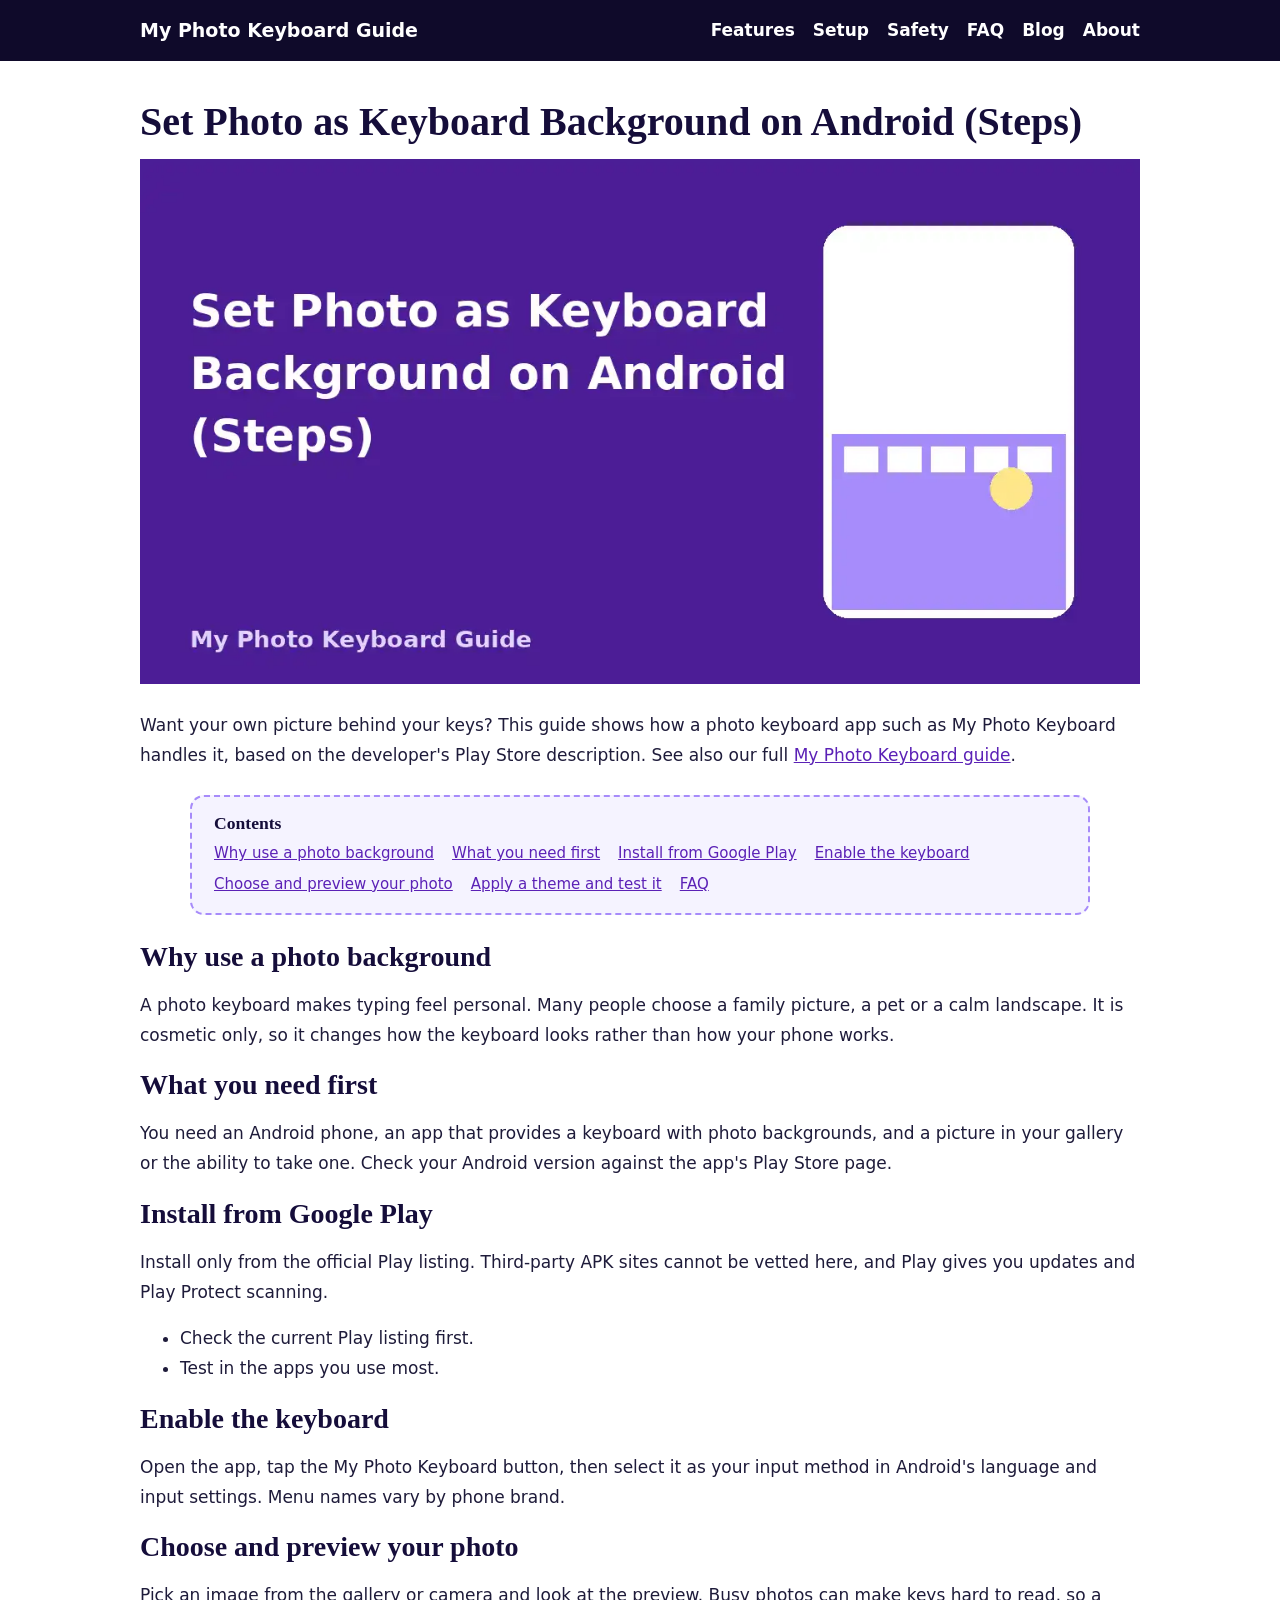
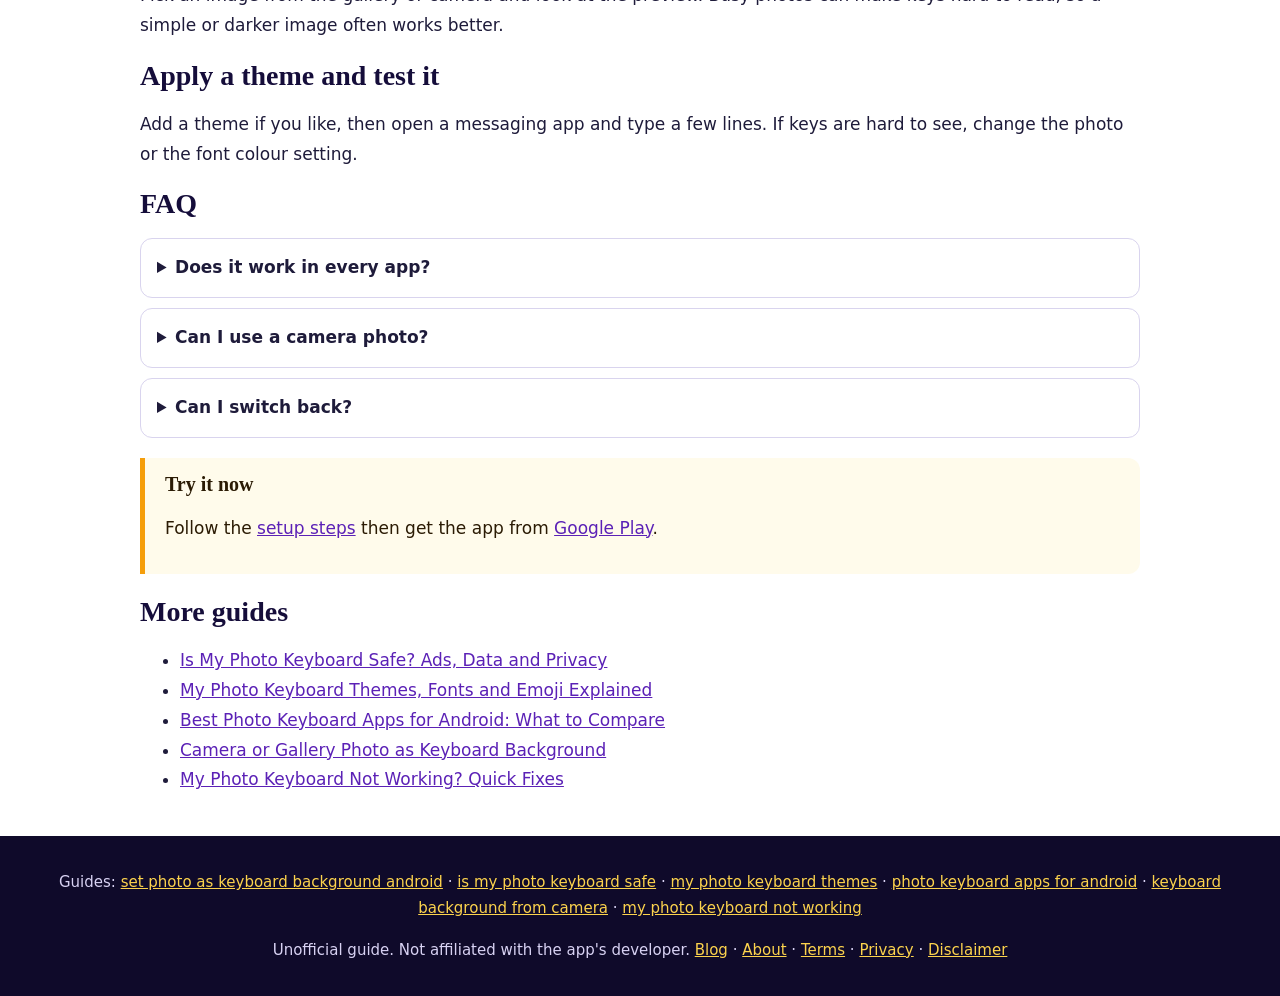
<file: blog/set-photo-as-keyboard-background-android/index.html>
<!doctype html><html lang="en"><head><meta charset="utf-8"><meta name="viewport" content="width=device-width,initial-scale=1"><meta name="google-site-verification" content="GL3rMvsTMd2vn-FMZlQvFrH9NBMO1Mr9G1xA0vzC7vU" />
<title>Set Photo as Keyboard Background on Android (Steps)</title><meta name="description" content="Want your own picture behind your keys? This guide shows how a photo keyboard app such as My Photo Keyboard handles it, based on the developer's Play Store."><meta name="robots" content="index,follow,max-snippet:-1,max-image-preview:large"><meta name="theme-color" content="#4c1d95"><link rel="canonical" href="https://myphotokeyboardapk.online/blog/set-photo-as-keyboard-background-android/"><link rel="alternate" hreflang="en" href="https://myphotokeyboardapk.online/blog/set-photo-as-keyboard-background-android/"><link rel="alternate" hreflang="x-default" href="https://myphotokeyboardapk.online/blog/set-photo-as-keyboard-background-android/">
<meta property="og:type" content="website"><meta property="og:title" content="Set Photo as Keyboard Background on Android (Steps)"><meta property="og:description" content="Want your own picture behind your keys? This guide shows how a photo keyboard app such as My Photo Keyboard handles it, based on the developer's Play Store."><meta property="og:url" content="https://myphotokeyboardapk.online/blog/set-photo-as-keyboard-background-android/"><meta property="og:image" content="https://myphotokeyboardapk.online/og-image.png"><meta name="twitter:card" content="summary_large_image"><meta name="twitter:image" content="https://myphotokeyboardapk.online/og-image.png"><link rel="manifest" href="/manifest.webmanifest"><link rel="apple-touch-icon" href="/apple-touch-icon.png">
<link rel="icon" href="/favicon.svg" type="image/svg+xml"><link rel="stylesheet" href="/assets/style.css">
<script type="application/ld+json">{"@context": "https://schema.org", "@graph": [{"@type": "WebSite", "@id": "https://myphotokeyboardapk.online/#site", "url": "https://myphotokeyboardapk.online/", "name": "My Photo Keyboard Guide"}, {"@type": "Organization", "@id": "https://myphotokeyboardapk.online/#org", "name": "My Photo Keyboard Guide", "url": "https://myphotokeyboardapk.online/"}, {"@type": "WebPage", "@id": "https://myphotokeyboardapk.online/blog/set-photo-as-keyboard-background-android/#page", "url": "https://myphotokeyboardapk.online/blog/set-photo-as-keyboard-background-android/", "name": "Set Photo as Keyboard Background on Android (Steps)", "description": "Want your own picture behind your keys? This guide shows how a photo keyboard app such as My Photo Keyboard handles it, based on the developer's Play Store.", "isPartOf": {"@id": "https://myphotokeyboardapk.online/#site"}}, {"@type": "BreadcrumbList", "itemListElement": [{"@type": "ListItem", "position": 1, "name": "Home", "item": "https://myphotokeyboardapk.online/"}, {"@type": "ListItem", "position": 2, "name": "Set Photo as Keyboard Background on Android (Steps)", "item": "https://myphotokeyboardapk.online/blog/set-photo-as-keyboard-background-android/"}]}, {"@type": "Article", "headline": "Set Photo as Keyboard Background on Android (Steps)", "mainEntityOfPage": "https://myphotokeyboardapk.online/blog/set-photo-as-keyboard-background-android/", "image": "https://myphotokeyboardapk.online/assets/img/set-photo-as-keyboard-background-android.webp", "author": {"@type": "Organization", "name": "My Photo Keyboard Guide"}, "publisher": {"@id": "https://myphotokeyboardapk.online/#org"}}, {"@type": "FAQPage", "mainEntity": [{"@type": "Question", "name": "Does it work in every app?", "acceptedAnswer": {"@type": "Answer", "text": "The developer's description says it applies to the whole device and all apps once selected."}}, {"@type": "Question", "name": "Can I use a camera photo?", "acceptedAnswer": {"@type": "Answer", "text": "Yes, the listing says you can use a gallery or camera photo."}}, {"@type": "Question", "name": "Can I switch back?", "acceptedAnswer": {"@type": "Answer", "text": "Yes. Use the keyboard switcher or Android input settings to return to your usual keyboard."}}]}]}</script></head><body><a class="skip" href="#main">Skip to content</a><header><nav aria-label="Main"><a href="/"><b>My Photo Keyboard Guide</b></a><a href="/#features">Features</a><a href="/#setup">Setup</a><a href="/#safety">Safety</a><a href="/#faq">FAQ</a><a href="/blog/">Blog</a><a href="/about/">About</a></nav></header><main id="main"><article class="wrap"><h1>Set Photo as Keyboard Background on Android (Steps)</h1><img src="/assets/img/set-photo-as-keyboard-background-android.webp" width="1200" height="630" alt="Cover illustration: Set Photo as Keyboard Background on Android (Steps)" decoding="async" style="max-width:100%;height:auto"><p class="lead">Want your own picture behind your keys? This guide shows how a photo keyboard app such as My Photo Keyboard handles it, based on the developer's Play Store description. See also our full <a href="/">My Photo Keyboard guide</a>.</p><nav class="toc" aria-label="Table of contents"><h2>Contents</h2><ol><li><a href="#s0">Why use a photo background</a></li><li><a href="#s1">What you need first</a></li><li><a href="#s2">Install from Google Play</a></li><li><a href="#s3">Enable the keyboard</a></li><li><a href="#s4">Choose and preview your photo</a></li><li><a href="#s5">Apply a theme and test it</a></li><li><a href="#faq">FAQ</a></li></ol></nav><h2 id="s0">Why use a photo background</h2><p>A photo keyboard makes typing feel personal. Many people choose a family picture, a pet or a calm landscape. It is cosmetic only, so it changes how the keyboard looks rather than how your phone works.</p><h2 id="s1">What you need first</h2><p>You need an Android phone, an app that provides a keyboard with photo backgrounds, and a picture in your gallery or the ability to take one. Check your Android version against the app's Play Store page.</p><h2 id="s2">Install from Google Play</h2><p>Install only from the official Play listing. Third-party APK sites cannot be vetted here, and Play gives you updates and Play Protect scanning.</p><ul><li>Check the current Play listing first.</li><li>Test in the apps you use most.</li></ul><h2 id="s3">Enable the keyboard</h2><p>Open the app, tap the My Photo Keyboard button, then select it as your input method in Android's language and input settings. Menu names vary by phone brand.</p><h2 id="s4">Choose and preview your photo</h2><p>Pick an image from the gallery or camera and look at the preview. Busy photos can make keys hard to read, so a simple or darker image often works better.</p><h2 id="s5">Apply a theme and test it</h2><p>Add a theme if you like, then open a messaging app and type a few lines. If keys are hard to see, change the photo or the font colour setting.</p><h2 id="faq">FAQ</h2><details><summary>Does it work in every app?</summary><p>The developer's description says it applies to the whole device and all apps once selected.</p></details><details><summary>Can I use a camera photo?</summary><p>Yes, the listing says you can use a gallery or camera photo.</p></details><details><summary>Can I switch back?</summary><p>Yes. Use the keyboard switcher or Android input settings to return to your usual keyboard.</p></details><div class="box"><h2>Try it now</h2><p>Follow the <a href="/#setup">setup steps</a> then get the app from <a href="https://play.google.com/store/apps/details?id=com.mykeyboard.myphotokeyboard&hl=en_IN" target="_blank" rel="noopener noreferrer">Google Play</a>.</p></div><h2>More guides</h2><ul><li><a href="/blog/my-photo-keyboard-safe-to-use/">Is My Photo Keyboard Safe? Ads, Data and Privacy</a></li><li><a href="/blog/my-photo-keyboard-themes-fonts-emoji/">My Photo Keyboard Themes, Fonts and Emoji Explained</a></li><li><a href="/blog/best-photo-keyboard-apps-android/">Best Photo Keyboard Apps for Android: What to Compare</a></li><li><a href="/blog/photo-keyboard-camera-gallery-background/">Camera or Gallery Photo as Keyboard Background</a></li><li><a href="/blog/my-photo-keyboard-not-working-fix/">My Photo Keyboard Not Working? Quick Fixes</a></li></ul></article></main><footer><p>Guides: <a href="/blog/set-photo-as-keyboard-background-android/">set photo as keyboard background android</a> · <a href="/blog/my-photo-keyboard-safe-to-use/">is my photo keyboard safe</a> · <a href="/blog/my-photo-keyboard-themes-fonts-emoji/">my photo keyboard themes</a> · <a href="/blog/best-photo-keyboard-apps-android/">photo keyboard apps for android</a> · <a href="/blog/photo-keyboard-camera-gallery-background/">keyboard background from camera</a> · <a href="/blog/my-photo-keyboard-not-working-fix/">my photo keyboard not working</a></p><p>Unofficial guide. Not affiliated with the app's developer. <a href="/blog/">Blog</a> · <a href="/about/">About</a> · <a href="/terms-of-use/">Terms</a> · <a href="/privacy-policy/">Privacy</a> · <a href="/disclaimer/">Disclaimer</a></p></footer><a class="sticky" href="https://play.google.com/store/apps/details?id=com.mykeyboard.myphotokeyboard&hl=en_IN" target="_blank" rel="noopener noreferrer">Get it on Google Play</a></body></html>
</file>
<file: assets/style.css>
*{box-sizing:border-box}:root{--ink:#1e1b3a;--mut:#4a4668;--alt:#f5f3ff;--dark:#0f0a2a;--acc:#f59e0b;--vio:#5b21b6;--line:#d9d4ee}
html{scroll-behavior:smooth}body{margin:0;font:17px/1.75 system-ui,-apple-system,"Segoe UI",Roboto,Arial,sans-serif;color:var(--ink);background:#fff}
img,svg{max-width:100%;height:auto}h1,h2,h3{font-family:Georgia,"Times New Roman",serif;line-height:1.25;color:#150d3a}h1{font-size:2.5rem;margin:.3em 0}h2{font-size:1.75rem;margin:0 0 .6em}h3{font-size:1.15rem;margin:.2em 0 .4em}
a{color:var(--vio)}a:hover{color:#3b0f7a}:focus-visible{outline:3px solid var(--acc);outline-offset:2px}
.skip{position:absolute;left:-999px;top:8px;background:#fff;color:#000;padding:8px 14px;z-index:99;border-radius:6px}.skip:focus{left:8px}
header{background:var(--dark)}header nav{max-width:1040px;margin:auto;display:flex;flex-wrap:wrap;gap:8px 18px;padding:14px 20px;align-items:center}header a{color:#fff;text-decoration:none;font-weight:700}header a:hover{color:#fcd34d}header nav a:first-child{margin-right:auto;font-size:19px}
.w,.wrap{max-width:1040px;margin:0 auto;padding:0 20px}.wrap{padding:24px 20px}.n{max-width:760px}section.s{padding:46px 0}.alt{background:var(--alt)}.dark{background:var(--dark);color:#e6e1fb}.dark h2,.dark h3{color:#fff}.dark a{color:#fcd34d}
.hero{background:var(--dark) repeating-linear-gradient(0deg,#ffffff0a 0 2px,transparent 2px 5px);color:#fff;padding:20px 0 40px}.hero h1{color:#fff}.hero p{color:#d8d2f3}.hg{display:grid;grid-template-columns:1.2fr .8fr;gap:28px;align-items:center}
.pills{display:flex;flex-wrap:wrap;gap:8px;list-style:none;padding:0}.pills li{background:#ffffff1f;border-radius:30px;padding:5px 14px;font-size:14px;font-weight:700}
.btn,.sticky{display:inline-block;background:var(--acc);color:#1c1405!important;padding:13px 28px;border-radius:8px;font-weight:800;text-decoration:none;box-shadow:0 4px 0 #b45309}.btn:hover{background:#fbbf24}.btn.o{background:none;border:2px solid #fff;color:#fff!important;box-shadow:none;margin-left:8px}
.band{background:var(--vio);color:#fff;padding:18px 0}.band ul{display:grid;grid-template-columns:repeat(auto-fit,minmax(150px,1fr));gap:10px;list-style:none;padding:0;margin:0;text-align:center}.band b{display:block;font-size:1.7rem}
.key,.box{background:#fffbeb;border-left:5px solid var(--acc);border-radius:0 12px 12px 0;padding:14px 20px;margin:20px 0;color:#2b1b04}.key h2,.box h2{font-size:1.25rem;color:#2b1b04}
.toc{background:var(--alt);border:2px dashed #a78bfa;border-radius:14px;padding:16px 22px;margin:24px auto;max-width:900px}.toc ol,.toc ul{display:flex;flex-wrap:wrap;gap:4px 18px;list-style:none;padding:0;margin:6px 0 0;font-size:15px}.toc h2{font-size:1.1rem;margin:0}
.grid{display:grid;grid-template-columns:repeat(auto-fit,minmax(240px,1fr));gap:14px}.card,.c{border:1px solid var(--line);border-radius:12px;padding:16px;background:#fff;color:inherit;text-decoration:none;display:block}a.c:hover{border-color:var(--vio);box-shadow:0 4px 14px #0002}.c img{border-radius:8px;width:100%;margin-bottom:8px}.card p{margin:0;font-size:15px;color:var(--mut)}
.ic{width:46px;height:46px;padding:10px;border-radius:12px;background:#5b21b61a;color:var(--vio);fill:none;stroke:currentColor;stroke-width:2;stroke-linecap:round;stroke-linejoin:round}
.stp{display:grid;grid-template-columns:repeat(auto-fit,minmax(190px,1fr));gap:12px;padding:0;list-style:none;counter-reset:s}.stp li{counter-increment:s;border:1px solid var(--line);background:#fff;border-radius:12px;padding:14px;font-size:15px}.stp li::before{content:counter(s);display:block;font-weight:800;font-size:1.5rem;color:var(--vio)}
.scroll{overflow-x:auto}table{width:100%;border-collapse:collapse;min-width:480px}td,th{border:1px solid #94a3b8;padding:9px 12px;text-align:left}th{background:#ede9fe;color:#150d3a}
details{border:1px solid var(--line);border-radius:12px;padding:14px 16px;margin:10px 0;background:#fff}summary{cursor:pointer;font-weight:700}details p{margin:.6em 0 0}
dl dt{font-weight:800;margin-top:.8em}dl dd{margin:0}.note,.sm{font-size:14px;color:var(--mut)}.tag{display:inline-block;border:2px solid var(--vio);border-radius:30px;padding:3px 14px;font-weight:700;font-size:15px;margin:3px}
.cta{background:var(--dark);color:#fff;text-align:center}.cta h2{color:#fff}.cta p{color:#d8d2f3}.sticky{display:none;position:fixed;bottom:10px;left:10px;right:10px;text-align:center;z-index:50}
footer{background:var(--dark);color:#d8d2f3;text-align:center;padding:18px 20px;font-size:15px}footer a{color:#fcd34d}
@media(max-width:760px){.hg{grid-template-columns:1fr}h1{font-size:2rem}.sticky{display:block}body{padding-bottom:72px}.btn.o{margin:8px 0 0}}
</file>
